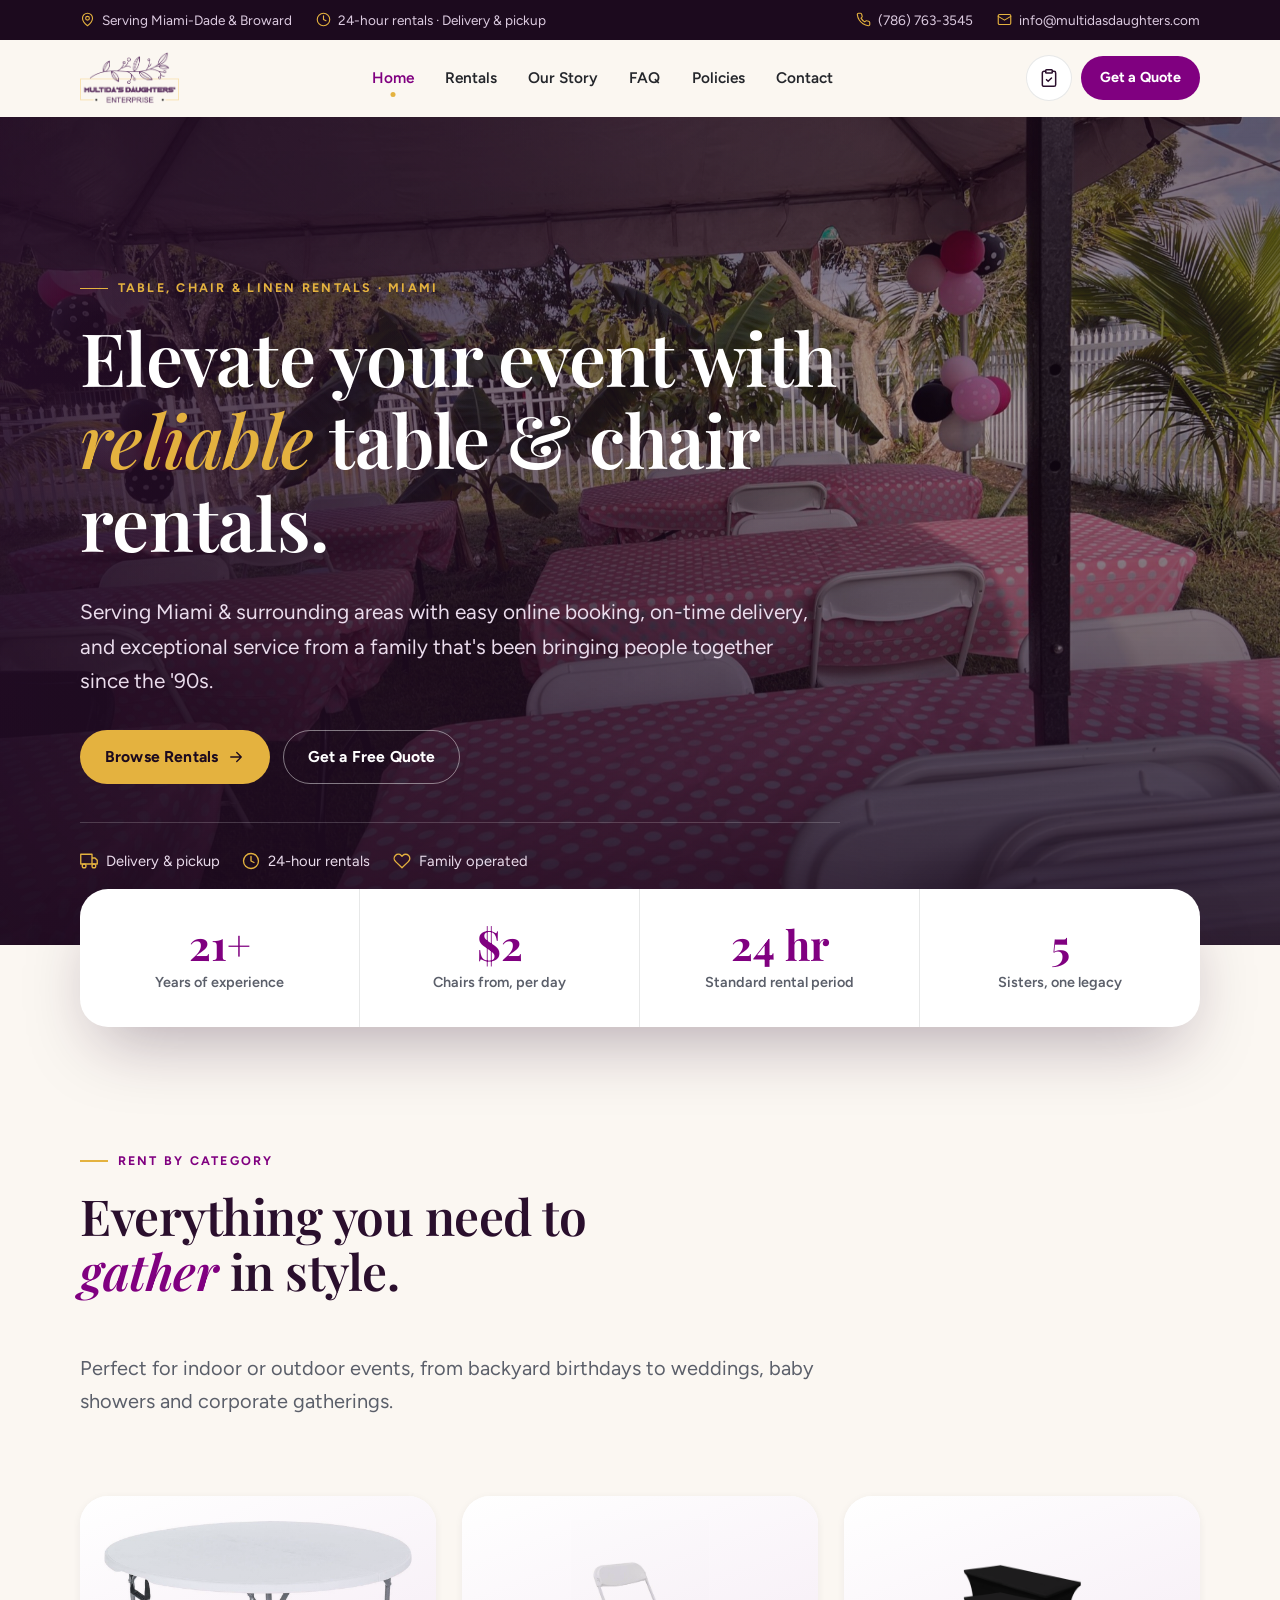
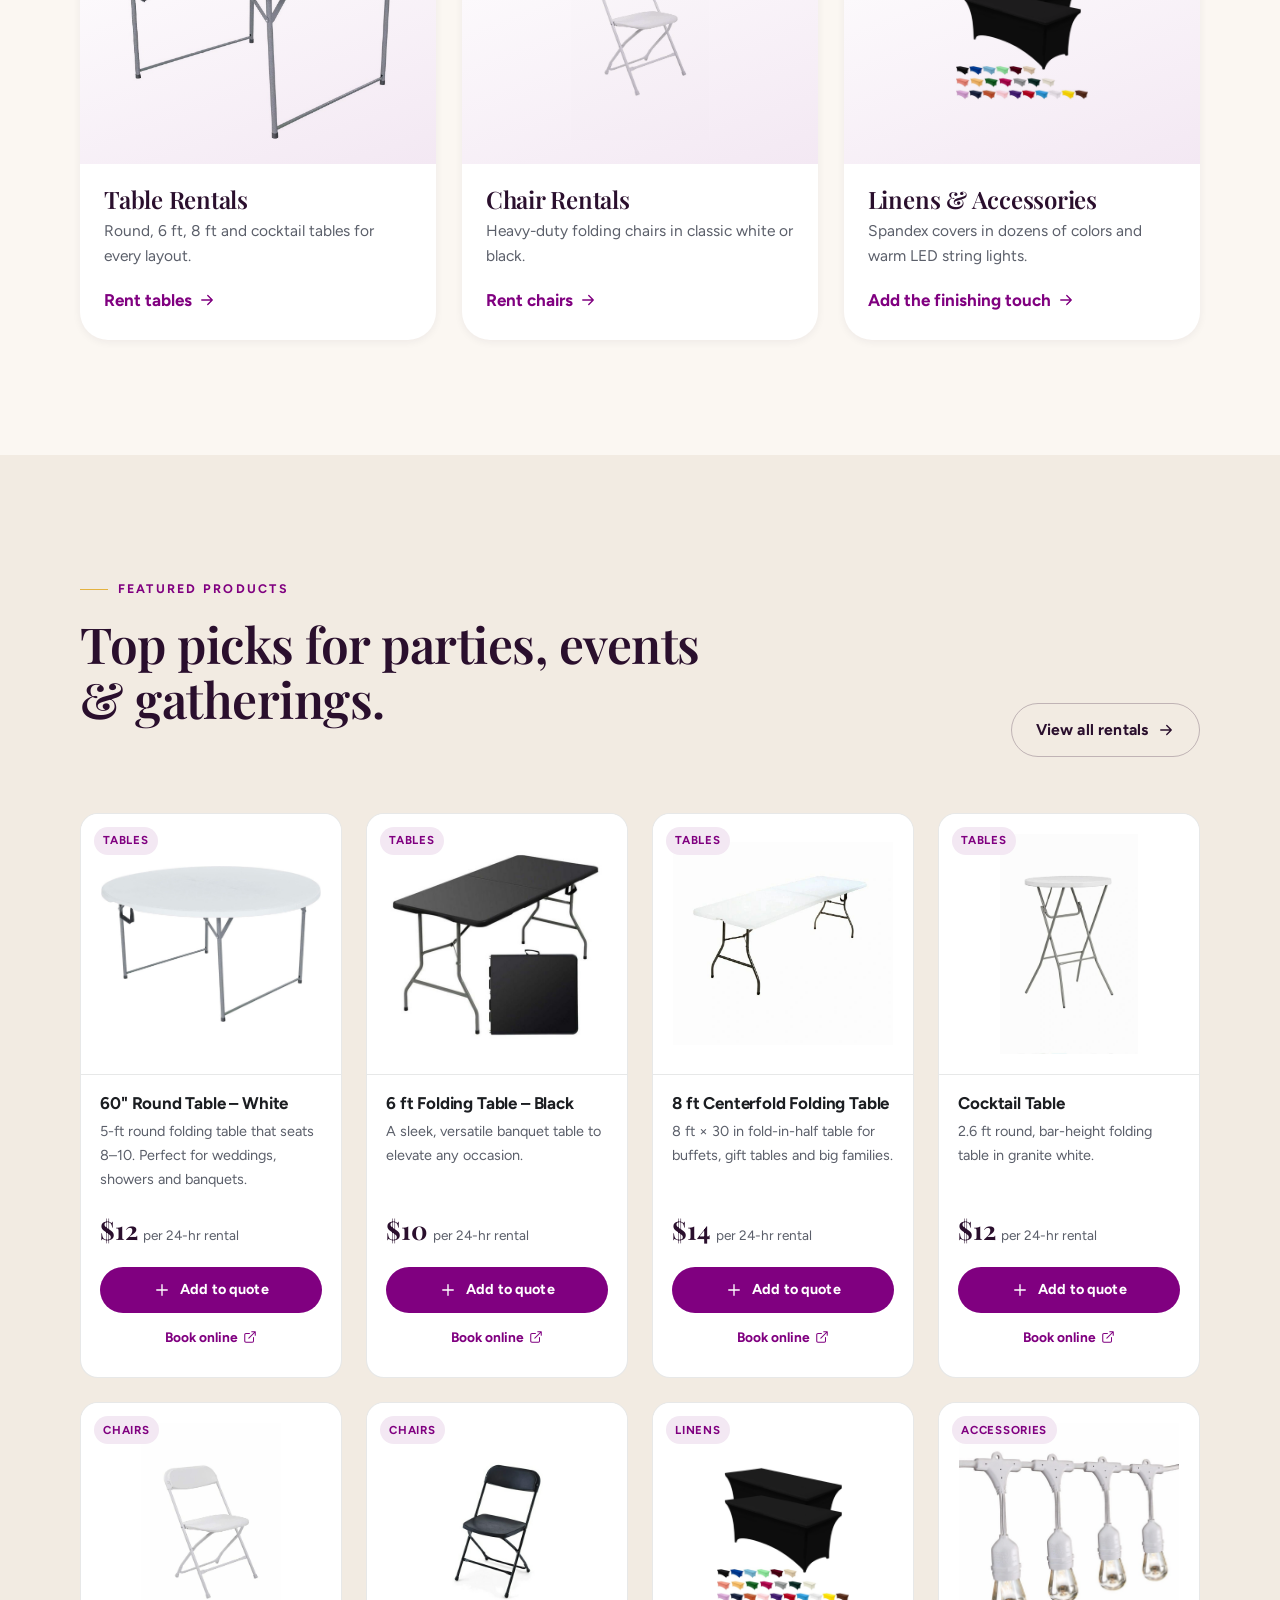
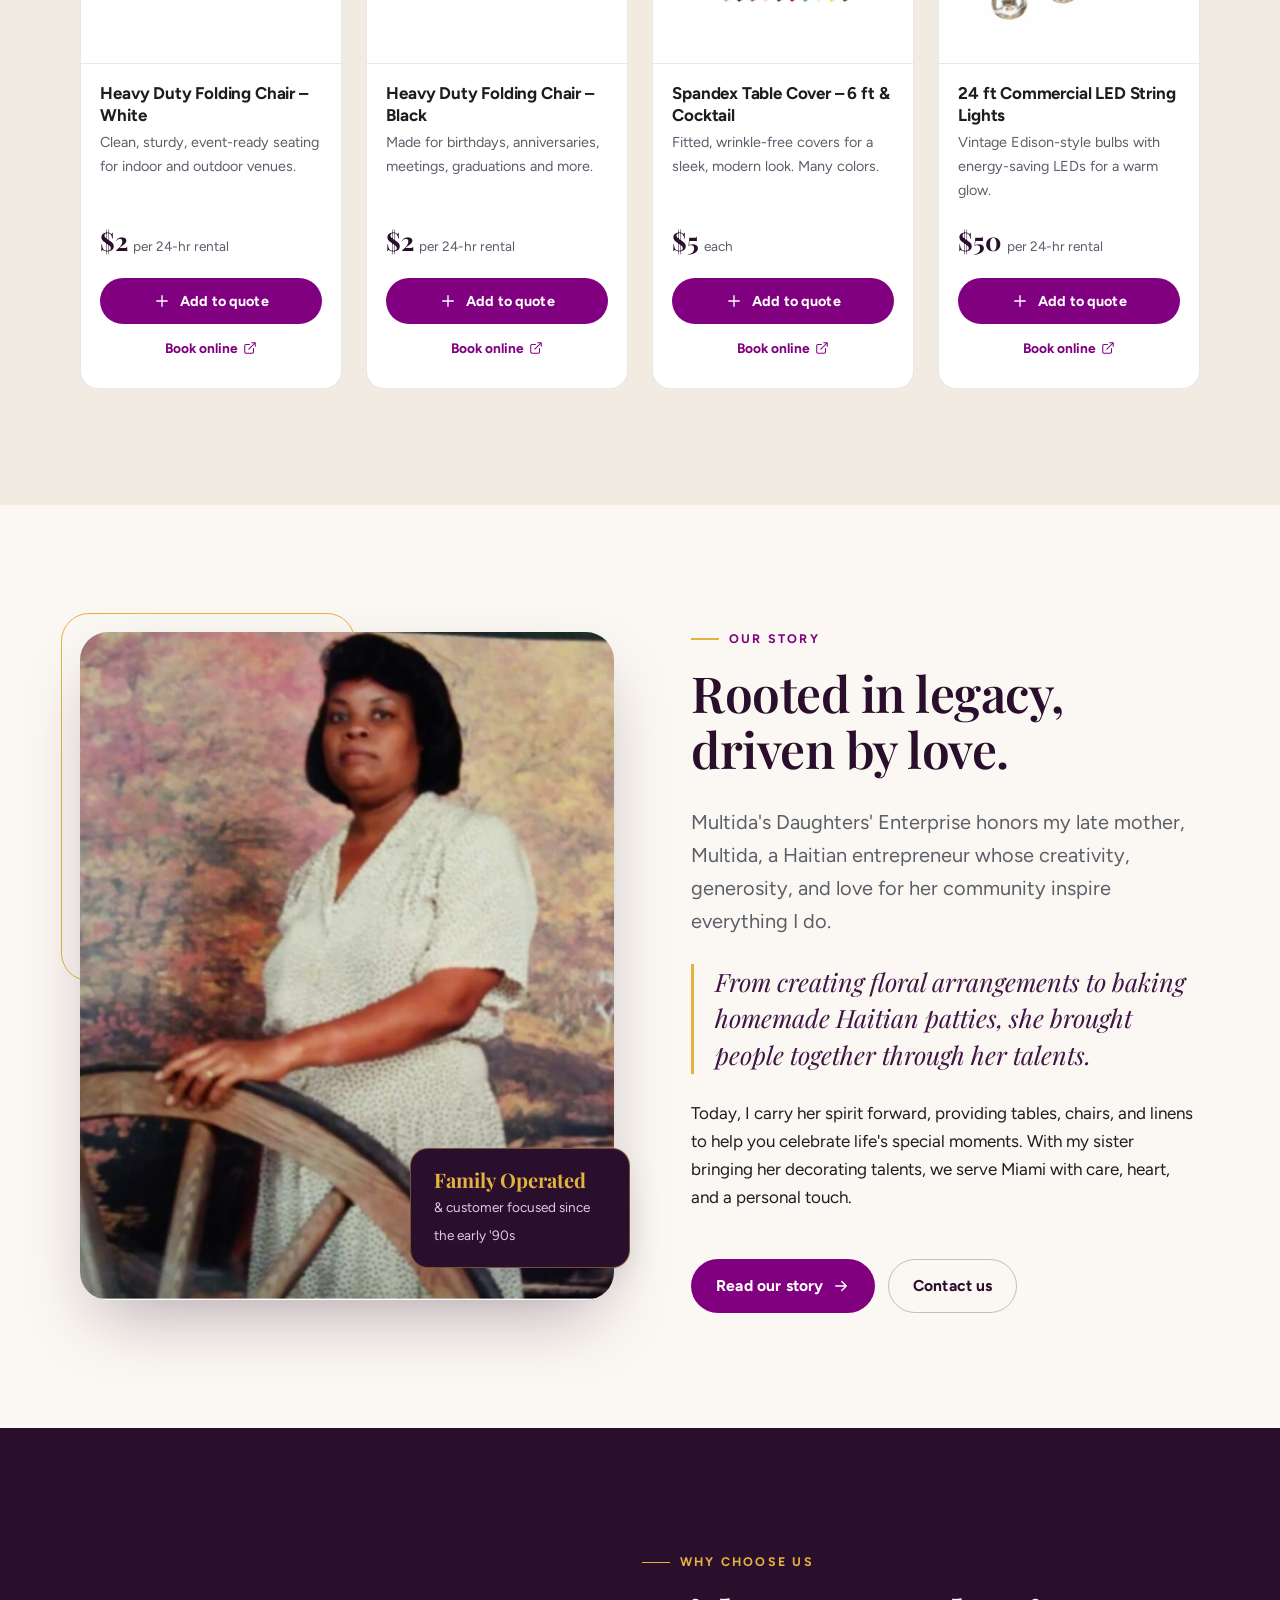
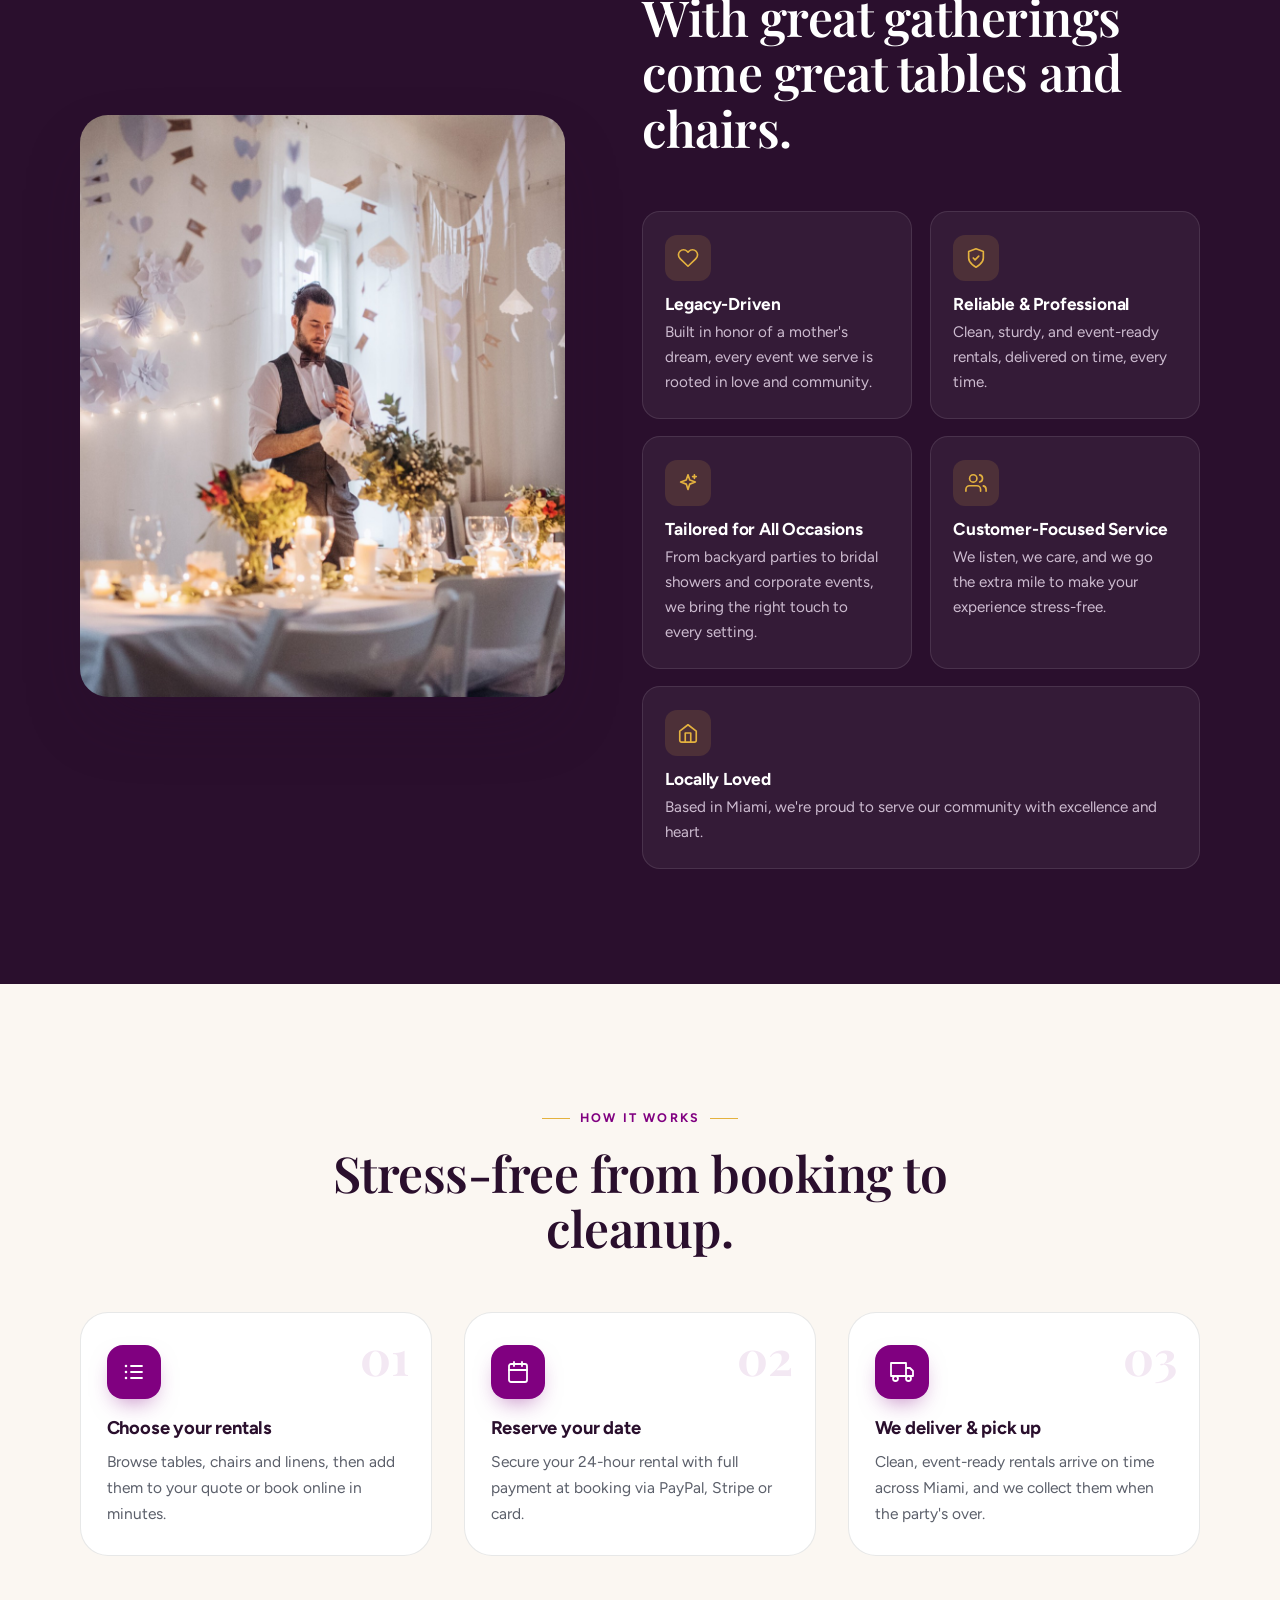
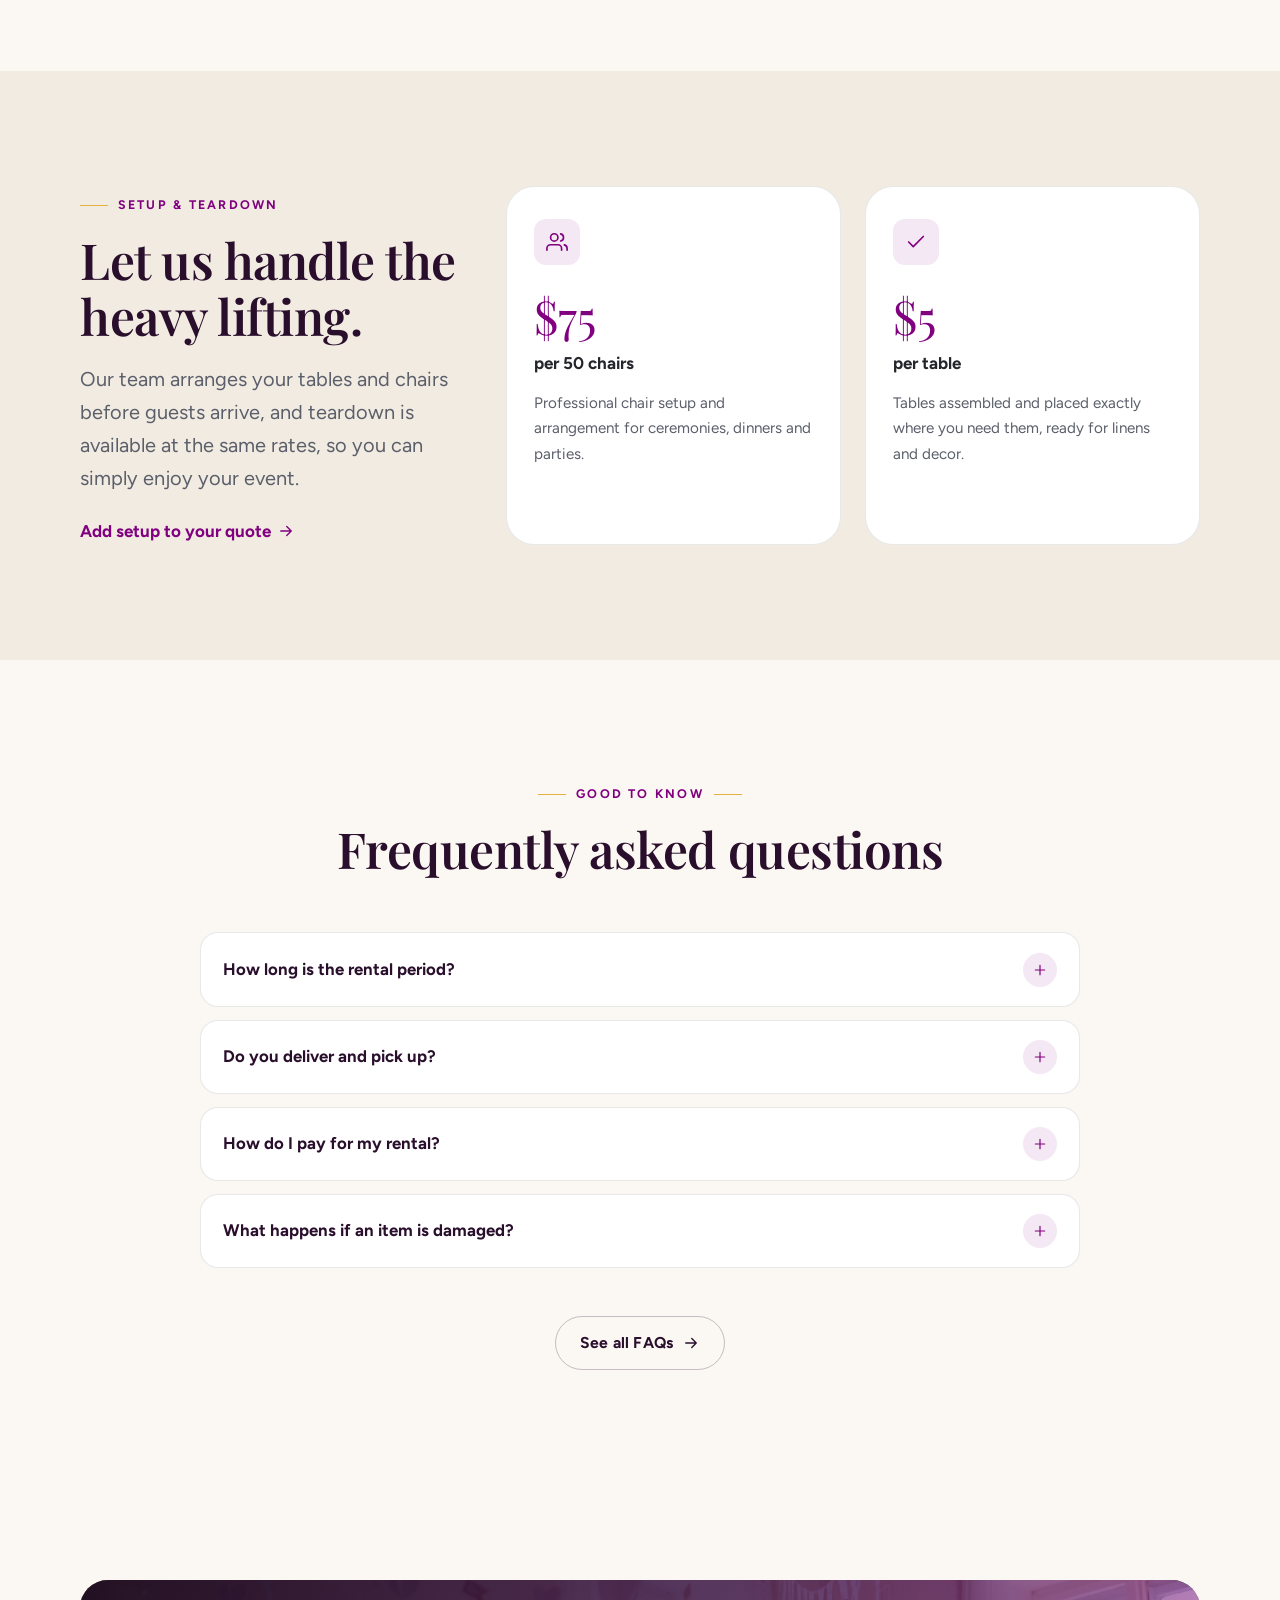
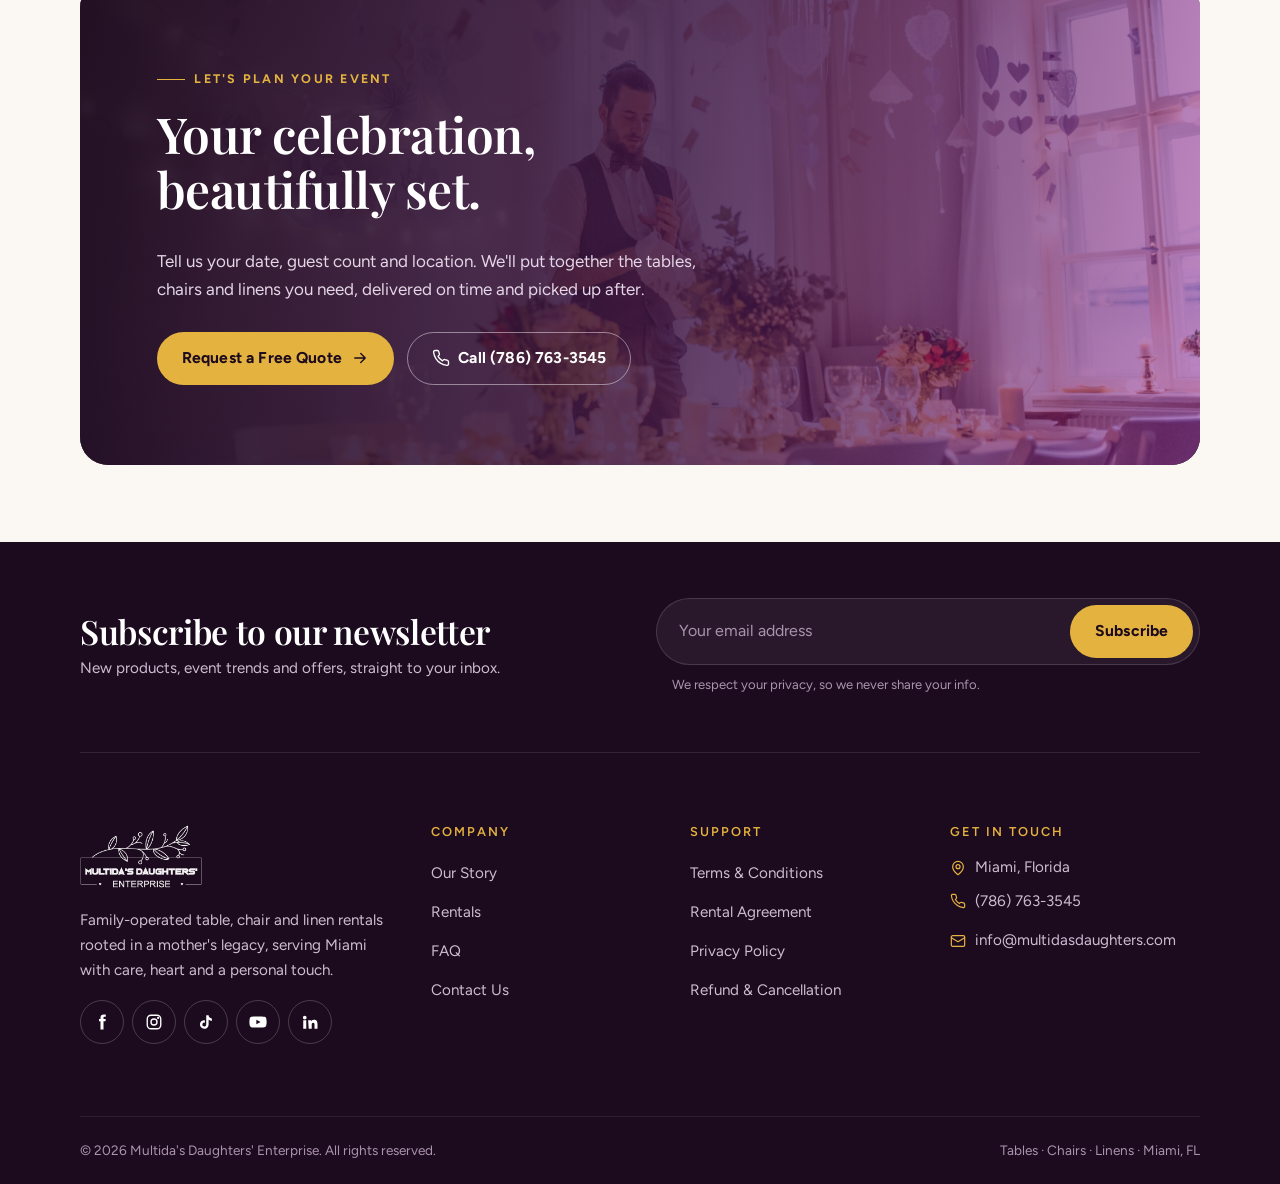
<file: index.html>
<!doctype html>
<html lang="en" class="no-js">
<head>
<meta charset="utf-8">
<meta name="viewport" content="width=device-width, initial-scale=1, viewport-fit=cover">
<title>Multida&#x27;s Daughters&#x27; Enterprise | Table &amp; Chair Rentals in Miami</title>
<meta name="description" content="Reliable table, chair and linen rentals in Miami &amp; surrounding areas. Family-operated, on-time delivery and pickup, easy online booking.">
<meta name="theme-color" content="#2a0f2d">
<meta property="og:title" content="Multida&#x27;s Daughters&#x27; Enterprise | Table &amp; Chair Rentals in Miami">
<meta property="og:description" content="Reliable table, chair and linen rentals in Miami &amp; surrounding areas. Family-operated, on-time delivery and pickup, easy online booking.">
<meta property="og:type" content="website">
<meta property="og:image" content="assets/img/hero-event.jpg">
<link rel="icon" href="assets/img/favicon.jpg">
<link rel="apple-touch-icon" href="assets/img/favicon.jpg">
<link rel="preconnect" href="https://fonts.googleapis.com">
<link rel="preconnect" href="https://fonts.gstatic.com" crossorigin>
<link href="https://fonts.googleapis.com/css2?family=Figtree:wght@400;500;600;700;800&family=Playfair+Display:ital,wght@0,500;0,600;0,700;1,500;1,600&display=swap" rel="stylesheet">
<link rel="stylesheet" href="assets/css/styles.css">
<script>document.documentElement.classList.remove("no-js")</script>
</head>
<body>
<a class="skip-link" href="#main">Skip to content</a>
<div class="topbar">
  <div class="container">
    <div class="topbar__group"><span><svg viewBox="0 0 24 24" fill="none" stroke="currentColor" stroke-width="1.8" stroke-linecap="round" stroke-linejoin="round" aria-hidden="true"><path d="M20 10c0 6-8 12-8 12s-8-6-8-12a8 8 0 0 1 16 0z"/><circle cx="12" cy="10" r="3"/></svg>Serving Miami-Dade &amp; Broward</span><span><svg viewBox="0 0 24 24" fill="none" stroke="currentColor" stroke-width="1.8" stroke-linecap="round" stroke-linejoin="round" aria-hidden="true"><circle cx="12" cy="12" r="10"/><path d="M12 6v6l4 2"/></svg>24-hour rentals · Delivery &amp; pickup</span></div>
    <div class="topbar__group"><a href="tel:+17867633545"><svg viewBox="0 0 24 24" fill="none" stroke="currentColor" stroke-width="1.8" stroke-linecap="round" stroke-linejoin="round" aria-hidden="true"><path d="M22 16.9v3a2 2 0 0 1-2.2 2 19.8 19.8 0 0 1-8.6-3.1 19.5 19.5 0 0 1-6-6A19.8 19.8 0 0 1 2.1 4.2 2 2 0 0 1 4.1 2h3a2 2 0 0 1 2 1.7c.1.9.4 1.8.7 2.7a2 2 0 0 1-.5 2.1L8 9.8a16 16 0 0 0 6 6l1.3-1.3a2 2 0 0 1 2.1-.4c.9.3 1.8.6 2.7.7a2 2 0 0 1 1.7 2z"/></svg>(786) 763-3545</a><a href="mailto:info@multidasdaughters.com"><svg viewBox="0 0 24 24" fill="none" stroke="currentColor" stroke-width="1.8" stroke-linecap="round" stroke-linejoin="round" aria-hidden="true"><rect x="2" y="4" width="20" height="16" rx="2"/><path d="m22 7-10 6L2 7"/></svg>info@multidasdaughters.com</a></div>
  </div>
</div>
<header class="site-header">
  <div class="container">
    <a class="brand" href="index.html" aria-label="Multida's Daughters' Enterprise home"><img src="assets/img/logo.png" alt="Multida's Daughters' Enterprise" width="869" height="456"></a>
    <nav class="nav" aria-label="Main"><a href="index.html" aria-current="page">Home</a><a href="rentals.html">Rentals</a><a href="about.html">Our Story</a><a href="faq.html">FAQ</a><a href="policies.html">Policies</a><a href="contact.html">Contact</a></nav>
    <div class="header-actions">
      <a class="quote-pill" href="contact.html#quote" aria-label="View your quote list"><svg viewBox="0 0 24 24" fill="none" stroke="currentColor" stroke-width="1.8" stroke-linecap="round" stroke-linejoin="round" aria-hidden="true"><path d="M16 4h2a2 2 0 0 1 2 2v14a2 2 0 0 1-2 2H6a2 2 0 0 1-2-2V6a2 2 0 0 1 2-2h2"/><rect x="8" y="2" width="8" height="4" rx="1"/><path d="m9 14 2 2 4-4"/></svg><span class="quote-count">0</span></a>
      <a class="btn btn--sm" href="contact.html#quote">Get a Quote</a>
      <button class="menu-toggle" type="button" aria-label="Open menu" aria-expanded="false" aria-controls="drawer"><span></span></button>
    </div>
  </div>
</header>
<div class="drawer" id="drawer" aria-hidden="true">
  <nav aria-label="Mobile"><a href="index.html" aria-current="page">Home<svg viewBox="0 0 24 24" fill="none" stroke="currentColor" stroke-width="1.8" stroke-linecap="round" stroke-linejoin="round" aria-hidden="true"><path d="M5 12h14M13 6l6 6-6 6"/></svg></a><a href="rentals.html">Rentals<svg viewBox="0 0 24 24" fill="none" stroke="currentColor" stroke-width="1.8" stroke-linecap="round" stroke-linejoin="round" aria-hidden="true"><path d="M5 12h14M13 6l6 6-6 6"/></svg></a><a href="about.html">Our Story<svg viewBox="0 0 24 24" fill="none" stroke="currentColor" stroke-width="1.8" stroke-linecap="round" stroke-linejoin="round" aria-hidden="true"><path d="M5 12h14M13 6l6 6-6 6"/></svg></a><a href="faq.html">FAQ<svg viewBox="0 0 24 24" fill="none" stroke="currentColor" stroke-width="1.8" stroke-linecap="round" stroke-linejoin="round" aria-hidden="true"><path d="M5 12h14M13 6l6 6-6 6"/></svg></a><a href="policies.html">Policies<svg viewBox="0 0 24 24" fill="none" stroke="currentColor" stroke-width="1.8" stroke-linecap="round" stroke-linejoin="round" aria-hidden="true"><path d="M5 12h14M13 6l6 6-6 6"/></svg></a><a href="contact.html">Contact<svg viewBox="0 0 24 24" fill="none" stroke="currentColor" stroke-width="1.8" stroke-linecap="round" stroke-linejoin="round" aria-hidden="true"><path d="M5 12h14M13 6l6 6-6 6"/></svg></a></nav>
  <a class="btn btn--gold btn--block" href="contact.html#quote">Get a Free Quote</a>
  <div class="drawer__contact">
    <a href="tel:+17867633545"><svg viewBox="0 0 24 24" fill="none" stroke="currentColor" stroke-width="1.8" stroke-linecap="round" stroke-linejoin="round" aria-hidden="true"><path d="M22 16.9v3a2 2 0 0 1-2.2 2 19.8 19.8 0 0 1-8.6-3.1 19.5 19.5 0 0 1-6-6A19.8 19.8 0 0 1 2.1 4.2 2 2 0 0 1 4.1 2h3a2 2 0 0 1 2 1.7c.1.9.4 1.8.7 2.7a2 2 0 0 1-.5 2.1L8 9.8a16 16 0 0 0 6 6l1.3-1.3a2 2 0 0 1 2.1-.4c.9.3 1.8.6 2.7.7a2 2 0 0 1 1.7 2z"/></svg>(786) 763-3545</a>
    <a href="mailto:info@multidasdaughters.com"><svg viewBox="0 0 24 24" fill="none" stroke="currentColor" stroke-width="1.8" stroke-linecap="round" stroke-linejoin="round" aria-hidden="true"><rect x="2" y="4" width="20" height="16" rx="2"/><path d="m22 7-10 6L2 7"/></svg>info@multidasdaughters.com</a>
    <span style="display:flex;gap:.6rem;align-items:center"><svg viewBox="0 0 24 24" fill="none" stroke="currentColor" stroke-width="1.8" stroke-linecap="round" stroke-linejoin="round" aria-hidden="true" style="width:18px;height:18px;color:var(--plum)"><path d="M20 10c0 6-8 12-8 12s-8-6-8-12a8 8 0 0 1 16 0z"/><circle cx="12" cy="10" r="3"/></svg>Miami, Florida</span>
  </div>
</div>
<main id="main">

<section class="hero">
  <div class="hero__media"><img src="assets/img/hero-event-sm.jpg" srcset="assets/img/hero-event-sm.jpg 1000w, assets/img/hero-event.jpg 2000w" sizes="100vw" alt="Outdoor party set with pink polka-dot linens, white folding chairs and a tent" fetchpriority="high"></div>
  <div class="container">
    <div class="hero__content">
      <span class="eyebrow">Table, chair &amp; linen rentals · Miami</span>
      <h1>Elevate your event with <em>reliable</em> table &amp; chair rentals.</h1>
      <p class="hero__sub">Serving Miami &amp; surrounding areas with easy online booking, on-time delivery, and exceptional service from a family that's been bringing people together since the '90s.</p>
      <div class="btn-row">
        <a class="btn btn--gold" href="rentals.html">Browse Rentals <svg viewBox="0 0 24 24" fill="none" stroke="currentColor" stroke-width="1.8" stroke-linecap="round" stroke-linejoin="round" aria-hidden="true"><path d="M5 12h14M13 6l6 6-6 6"/></svg></a>
        <a class="btn btn--light" href="contact.html#quote">Get a Free Quote</a>
      </div>
      <div class="hero__badges">
        <span><svg viewBox="0 0 24 24" fill="none" stroke="currentColor" stroke-width="1.8" stroke-linecap="round" stroke-linejoin="round" aria-hidden="true"><path d="M1 3h15v13H1zM16 8h4l3 3v5h-7"/><circle cx="5.5" cy="18.5" r="2.5"/><circle cx="18.5" cy="18.5" r="2.5"/></svg>Delivery &amp; pickup</span>
        <span><svg viewBox="0 0 24 24" fill="none" stroke="currentColor" stroke-width="1.8" stroke-linecap="round" stroke-linejoin="round" aria-hidden="true"><circle cx="12" cy="12" r="10"/><path d="M12 6v6l4 2"/></svg>24-hour rentals</span>
        <span><svg viewBox="0 0 24 24" fill="none" stroke="currentColor" stroke-width="1.8" stroke-linecap="round" stroke-linejoin="round" aria-hidden="true"><path d="M20.8 4.6a5.5 5.5 0 0 0-7.8 0L12 5.7l-1-1.1a5.5 5.5 0 0 0-7.8 7.8l1 1.1L12 21l7.8-7.5 1-1.1a5.5 5.5 0 0 0 0-7.8z"/></svg>Family operated</span>
      </div>
    </div>
  </div>
</section>

<div class="stats">
  <div class="container">
    <div class="stats__grid reveal">
      <div class="stat"><strong>21+</strong><span>Years of experience</span></div>
      <div class="stat"><strong>$2</strong><span>Chairs from, per day</span></div>
      <div class="stat"><strong>24 hr</strong><span>Standard rental period</span></div>
      <div class="stat"><strong>5</strong><span>Sisters, one legacy</span></div>
    </div>
  </div>
</div>

<section class="section">
  <div class="container">
    <div class="section-head section-head--split">
      <div>
        <span class="eyebrow">Rent by category</span>
        <h2>Everything you need to <em class="accent">gather</em> in style.</h2>
      </div>
      <p class="lead">Perfect for indoor or outdoor events, from backyard birthdays to weddings, baby showers and corporate gatherings.</p>
    </div>
    <div class="cat-grid">
      <a class="cat-card reveal" href="rentals.html#tables">
        <span class="cat-card__from">From <b>$10</b> / day</span>
        <div class="cat-card__media"><img src="assets/img/round-table.jpg" alt="White 60-inch round folding table" loading="lazy"></div>
        <div class="cat-card__body"><h3>Table Rentals</h3><p>Round, 6 ft, 8 ft and cocktail tables for every layout.</p><span class="link-arrow">Rent tables <svg viewBox="0 0 24 24" fill="none" stroke="currentColor" stroke-width="1.8" stroke-linecap="round" stroke-linejoin="round" aria-hidden="true"><path d="M5 12h14M13 6l6 6-6 6"/></svg></span></div>
      </a>
      <a class="cat-card reveal reveal-delay-1" href="rentals.html#chairs">
        <span class="cat-card__from">From <b>$2</b> / day</span>
        <div class="cat-card__media"><img src="assets/img/chair-white.jpg" alt="White heavy-duty folding chair" loading="lazy"></div>
        <div class="cat-card__body"><h3>Chair Rentals</h3><p>Heavy-duty folding chairs in classic white or black.</p><span class="link-arrow">Rent chairs <svg viewBox="0 0 24 24" fill="none" stroke="currentColor" stroke-width="1.8" stroke-linecap="round" stroke-linejoin="round" aria-hidden="true"><path d="M5 12h14M13 6l6 6-6 6"/></svg></span></div>
      </a>
      <a class="cat-card reveal reveal-delay-2" href="rentals.html#linens">
        <span class="cat-card__from">From <b>$5</b> each</span>
        <div class="cat-card__media"><img src="assets/img/spandex-cover.jpg" alt="Black spandex table covers with color swatches" loading="lazy"></div>
        <div class="cat-card__body"><h3>Linens &amp; Accessories</h3><p>Spandex covers in dozens of colors and warm LED string lights.</p><span class="link-arrow">Add the finishing touch <svg viewBox="0 0 24 24" fill="none" stroke="currentColor" stroke-width="1.8" stroke-linecap="round" stroke-linejoin="round" aria-hidden="true"><path d="M5 12h14M13 6l6 6-6 6"/></svg></span></div>
      </a>
    </div>
  </div>
</section>

<section class="section section--sand">
  <div class="container">
    <div class="section-head section-head--split">
      <div>
        <span class="eyebrow">Featured products</span>
        <h2>Top picks for parties, events &amp; gatherings.</h2>
      </div>
      <a class="btn btn--ghost" href="rentals.html">View all rentals <svg viewBox="0 0 24 24" fill="none" stroke="currentColor" stroke-width="1.8" stroke-linecap="round" stroke-linejoin="round" aria-hidden="true"><path d="M5 12h14M13 6l6 6-6 6"/></svg></a>
    </div>
    <div class="product-grid">
      <article class="product reveal" data-category="tables">
  <div class="product__media"><span class="product__tag">Tables</span><img src="assets/img/round-table.jpg" alt="60&quot; Round Table – White" loading="lazy"></div>
  <div class="product__body">
    <h3>60&quot; Round Table – White</h3>
    <p>5-ft round folding table that seats 8–10. Perfect for weddings, showers and banquets.</p>
    <div class="product__price"><strong>$12</strong><span>per 24-hr rental</span></div>
    <div class="product__actions">
      <button class="btn btn--sm" type="button" data-add-quote data-id="round-60" data-name="60&quot; Round Table – White" data-price="12" data-img="assets/img/round-table.jpg" data-unit="per 24-hr rental"><svg viewBox="0 0 24 24" fill="none" stroke="currentColor" stroke-width="1.8" stroke-linecap="round" stroke-linejoin="round" aria-hidden="true"><path d="M12 5v14M5 12h14"/></svg><span class="label">Add to quote</span></button>
      <a class="product__book" href="https://multidasdaughters.com/product/60-inch-round-table-rental-white/" target="_blank" rel="noopener">Book online <svg viewBox="0 0 24 24" fill="none" stroke="currentColor" stroke-width="1.8" stroke-linecap="round" stroke-linejoin="round" aria-hidden="true"><path d="M18 13v6a2 2 0 0 1-2 2H5a2 2 0 0 1-2-2V8a2 2 0 0 1 2-2h6M15 3h6v6M10 14 21 3"/></svg><span class="visually-hidden"> (opens the online store)</span></a>
    </div>
  </div>
</article><article class="product reveal reveal-delay-1" data-category="tables">
  <div class="product__media"><span class="product__tag">Tables</span><img src="assets/img/table-6ft-black.jpg" alt="6 ft Folding Table – Black" loading="lazy"></div>
  <div class="product__body">
    <h3>6 ft Folding Table – Black</h3>
    <p>A sleek, versatile banquet table to elevate any occasion.</p>
    <div class="product__price"><strong>$10</strong><span>per 24-hr rental</span></div>
    <div class="product__actions">
      <button class="btn btn--sm" type="button" data-add-quote data-id="table-6-black" data-name="6 ft Folding Table – Black" data-price="10" data-img="assets/img/table-6ft-black.jpg" data-unit="per 24-hr rental"><svg viewBox="0 0 24 24" fill="none" stroke="currentColor" stroke-width="1.8" stroke-linecap="round" stroke-linejoin="round" aria-hidden="true"><path d="M12 5v14M5 12h14"/></svg><span class="label">Add to quote</span></button>
      <a class="product__book" href="https://multidasdaughters.com/product/black-6ft-plastic-folding-table/" target="_blank" rel="noopener">Book online <svg viewBox="0 0 24 24" fill="none" stroke="currentColor" stroke-width="1.8" stroke-linecap="round" stroke-linejoin="round" aria-hidden="true"><path d="M18 13v6a2 2 0 0 1-2 2H5a2 2 0 0 1-2-2V8a2 2 0 0 1 2-2h6M15 3h6v6M10 14 21 3"/></svg><span class="visually-hidden"> (opens the online store)</span></a>
    </div>
  </div>
</article><article class="product reveal reveal-delay-2" data-category="tables">
  <div class="product__media"><span class="product__tag">Tables</span><img src="assets/img/table-8ft.jpg" alt="8 ft Centerfold Folding Table" loading="lazy"></div>
  <div class="product__body">
    <h3>8 ft Centerfold Folding Table</h3>
    <p>8 ft × 30 in fold-in-half table for buffets, gift tables and big families.</p>
    <div class="product__price"><strong>$14</strong><span>per 24-hr rental</span></div>
    <div class="product__actions">
      <button class="btn btn--sm" type="button" data-add-quote data-id="table-8" data-name="8 ft Centerfold Folding Table" data-price="14" data-img="assets/img/table-8ft.jpg" data-unit="per 24-hr rental"><svg viewBox="0 0 24 24" fill="none" stroke="currentColor" stroke-width="1.8" stroke-linecap="round" stroke-linejoin="round" aria-hidden="true"><path d="M12 5v14M5 12h14"/></svg><span class="label">Add to quote</span></button>
      <a class="product__book" href="https://multidasdaughters.com/product/8ft-foot-centerfold-folding-table-white/" target="_blank" rel="noopener">Book online <svg viewBox="0 0 24 24" fill="none" stroke="currentColor" stroke-width="1.8" stroke-linecap="round" stroke-linejoin="round" aria-hidden="true"><path d="M18 13v6a2 2 0 0 1-2 2H5a2 2 0 0 1-2-2V8a2 2 0 0 1 2-2h6M15 3h6v6M10 14 21 3"/></svg><span class="visually-hidden"> (opens the online store)</span></a>
    </div>
  </div>
</article><article class="product reveal reveal-delay-3" data-category="tables">
  <div class="product__media"><span class="product__tag">Tables</span><img src="assets/img/cocktail-table.jpg" alt="Cocktail Table" loading="lazy"></div>
  <div class="product__body">
    <h3>Cocktail Table</h3>
    <p>2.6 ft round, bar-height folding table in granite white.</p>
    <div class="product__price"><strong>$12</strong><span>per 24-hr rental</span></div>
    <div class="product__actions">
      <button class="btn btn--sm" type="button" data-add-quote data-id="cocktail" data-name="Cocktail Table" data-price="12" data-img="assets/img/cocktail-table.jpg" data-unit="per 24-hr rental"><svg viewBox="0 0 24 24" fill="none" stroke="currentColor" stroke-width="1.8" stroke-linecap="round" stroke-linejoin="round" aria-hidden="true"><path d="M12 5v14M5 12h14"/></svg><span class="label">Add to quote</span></button>
      <a class="product__book" href="https://multidasdaughters.com/product/table/" target="_blank" rel="noopener">Book online <svg viewBox="0 0 24 24" fill="none" stroke="currentColor" stroke-width="1.8" stroke-linecap="round" stroke-linejoin="round" aria-hidden="true"><path d="M18 13v6a2 2 0 0 1-2 2H5a2 2 0 0 1-2-2V8a2 2 0 0 1 2-2h6M15 3h6v6M10 14 21 3"/></svg><span class="visually-hidden"> (opens the online store)</span></a>
    </div>
  </div>
</article><article class="product reveal" data-category="chairs">
  <div class="product__media"><span class="product__tag">Chairs</span><img src="assets/img/chair-white.jpg" alt="Heavy Duty Folding Chair – White" loading="lazy"></div>
  <div class="product__body">
    <h3>Heavy Duty Folding Chair – White</h3>
    <p>Clean, sturdy, event-ready seating for indoor and outdoor venues.</p>
    <div class="product__price"><strong>$2</strong><span>per 24-hr rental</span></div>
    <div class="product__actions">
      <button class="btn btn--sm" type="button" data-add-quote data-id="chair-white" data-name="Heavy Duty Folding Chair – White" data-price="2" data-img="assets/img/chair-white.jpg" data-unit="per 24-hr rental"><svg viewBox="0 0 24 24" fill="none" stroke="currentColor" stroke-width="1.8" stroke-linecap="round" stroke-linejoin="round" aria-hidden="true"><path d="M12 5v14M5 12h14"/></svg><span class="label">Add to quote</span></button>
      <a class="product__book" href="https://multidasdaughters.com/product/modern-white-chair/" target="_blank" rel="noopener">Book online <svg viewBox="0 0 24 24" fill="none" stroke="currentColor" stroke-width="1.8" stroke-linecap="round" stroke-linejoin="round" aria-hidden="true"><path d="M18 13v6a2 2 0 0 1-2 2H5a2 2 0 0 1-2-2V8a2 2 0 0 1 2-2h6M15 3h6v6M10 14 21 3"/></svg><span class="visually-hidden"> (opens the online store)</span></a>
    </div>
  </div>
</article><article class="product reveal reveal-delay-1" data-category="chairs">
  <div class="product__media"><span class="product__tag">Chairs</span><img src="assets/img/chair-black.jpg" alt="Heavy Duty Folding Chair – Black" loading="lazy"></div>
  <div class="product__body">
    <h3>Heavy Duty Folding Chair – Black</h3>
    <p>Made for birthdays, anniversaries, meetings, graduations and more.</p>
    <div class="product__price"><strong>$2</strong><span>per 24-hr rental</span></div>
    <div class="product__actions">
      <button class="btn btn--sm" type="button" data-add-quote data-id="chair-black" data-name="Heavy Duty Folding Chair – Black" data-price="2" data-img="assets/img/chair-black.jpg" data-unit="per 24-hr rental"><svg viewBox="0 0 24 24" fill="none" stroke="currentColor" stroke-width="1.8" stroke-linecap="round" stroke-linejoin="round" aria-hidden="true"><path d="M12 5v14M5 12h14"/></svg><span class="label">Add to quote</span></button>
      <a class="product__book" href="https://multidasdaughters.com/product/heavy-duty-plastic-folding-chairs-black/" target="_blank" rel="noopener">Book online <svg viewBox="0 0 24 24" fill="none" stroke="currentColor" stroke-width="1.8" stroke-linecap="round" stroke-linejoin="round" aria-hidden="true"><path d="M18 13v6a2 2 0 0 1-2 2H5a2 2 0 0 1-2-2V8a2 2 0 0 1 2-2h6M15 3h6v6M10 14 21 3"/></svg><span class="visually-hidden"> (opens the online store)</span></a>
    </div>
  </div>
</article><article class="product reveal reveal-delay-2" data-category="linens">
  <div class="product__media"><span class="product__tag">Linens</span><img src="assets/img/spandex-cover.jpg" alt="Spandex Table Cover – 6 ft &amp; Cocktail" loading="lazy"></div>
  <div class="product__body">
    <h3>Spandex Table Cover – 6 ft &amp; Cocktail</h3>
    <p>Fitted, wrinkle-free covers for a sleek, modern look. Many colors.</p>
    <div class="product__price"><strong>$5</strong><span>each</span></div>
    <div class="product__actions">
      <button class="btn btn--sm" type="button" data-add-quote data-id="spandex" data-name="Spandex Table Cover – 6 ft &amp; Cocktail" data-price="5" data-img="assets/img/spandex-cover.jpg" data-unit="each"><svg viewBox="0 0 24 24" fill="none" stroke="currentColor" stroke-width="1.8" stroke-linecap="round" stroke-linejoin="round" aria-hidden="true"><path d="M12 5v14M5 12h14"/></svg><span class="label">Add to quote</span></button>
      <a class="product__book" href="https://multidasdaughters.com/product/spandex-table-cover-rental-6ft-cocktail-tables/" target="_blank" rel="noopener">Book online <svg viewBox="0 0 24 24" fill="none" stroke="currentColor" stroke-width="1.8" stroke-linecap="round" stroke-linejoin="round" aria-hidden="true"><path d="M18 13v6a2 2 0 0 1-2 2H5a2 2 0 0 1-2-2V8a2 2 0 0 1 2-2h6M15 3h6v6M10 14 21 3"/></svg><span class="visually-hidden"> (opens the online store)</span></a>
    </div>
  </div>
</article><article class="product reveal reveal-delay-3" data-category="linens">
  <div class="product__media"><span class="product__tag">Accessories</span><img src="assets/img/string-lights.jpg" alt="24 ft Commercial LED String Lights" loading="lazy"></div>
  <div class="product__body">
    <h3>24 ft Commercial LED String Lights</h3>
    <p>Vintage Edison-style bulbs with energy-saving LEDs for a warm glow.</p>
    <div class="product__price"><strong>$50</strong><span>per 24-hr rental</span></div>
    <div class="product__actions">
      <button class="btn btn--sm" type="button" data-add-quote data-id="lights" data-name="24 ft Commercial LED String Lights" data-price="50" data-img="assets/img/string-lights.jpg" data-unit="per 24-hr rental"><svg viewBox="0 0 24 24" fill="none" stroke="currentColor" stroke-width="1.8" stroke-linecap="round" stroke-linejoin="round" aria-hidden="true"><path d="M12 5v14M5 12h14"/></svg><span class="label">Add to quote</span></button>
      <a class="product__book" href="https://multidasdaughters.com/product/black-metal-light-bulb/" target="_blank" rel="noopener">Book online <svg viewBox="0 0 24 24" fill="none" stroke="currentColor" stroke-width="1.8" stroke-linecap="round" stroke-linejoin="round" aria-hidden="true"><path d="M18 13v6a2 2 0 0 1-2 2H5a2 2 0 0 1-2-2V8a2 2 0 0 1 2-2h6M15 3h6v6M10 14 21 3"/></svg><span class="visually-hidden"> (opens the online store)</span></a>
    </div>
  </div>
</article>
    </div>
  </div>
</section>

<section class="section">
  <div class="container">
    <div class="split">
      <div class="story-media reveal">
        <div class="story-media__main"><img src="assets/img/family.jpg" alt="Portrait of Multida, the founder's late mother" loading="lazy"></div>
        <div class="story-media__badge"><strong>Family Operated</strong><span>&amp; customer focused since the early '90s</span></div>
      </div>
      <div class="reveal reveal-delay-1">
        <span class="eyebrow">Our story</span>
        <h2>Rooted in legacy, driven by love.</h2>
        <p class="lead">Multida's Daughters' Enterprise honors my late mother, Multida, a Haitian entrepreneur whose creativity, generosity, and love for her community inspire everything I do.</p>
        <blockquote class="quote-block">From creating floral arrangements to baking homemade Haitian patties, she brought people together through her talents.</blockquote>
        <p>Today, I carry her spirit forward, providing tables, chairs, and linens to help you celebrate life's special moments. With my sister bringing her decorating talents, we serve Miami with care, heart, and a personal touch.</p>
        <div class="btn-row mt-lg">
          <a class="btn" href="about.html">Read our story <svg viewBox="0 0 24 24" fill="none" stroke="currentColor" stroke-width="1.8" stroke-linecap="round" stroke-linejoin="round" aria-hidden="true"><path d="M5 12h14M13 6l6 6-6 6"/></svg></a>
          <a class="btn btn--ghost" href="contact.html">Contact us</a>
        </div>
      </div>
    </div>
  </div>
</section>

<section class="section section--plum">
  <div class="container">
    <div class="why">
      <div class="why__media reveal"><img src="assets/img/table-setting-sm.jpg" srcset="assets/img/table-setting-sm.jpg 900w, assets/img/table-setting.jpg 1800w" sizes="(max-width: 860px) 100vw, 45vw" alt="Elegantly set event tables with candles and flowers" loading="lazy"></div>
      <div>
        <div class="section-head">
          <span class="eyebrow">Why choose us</span>
          <h2>With great gatherings come great tables and chairs.</h2>
        </div>
        <div class="features"><div class="feature reveal"><div class="feature__icon"><svg viewBox="0 0 24 24" fill="none" stroke="currentColor" stroke-width="1.8" stroke-linecap="round" stroke-linejoin="round" aria-hidden="true"><path d="M20.8 4.6a5.5 5.5 0 0 0-7.8 0L12 5.7l-1-1.1a5.5 5.5 0 0 0-7.8 7.8l1 1.1L12 21l7.8-7.5 1-1.1a5.5 5.5 0 0 0 0-7.8z"/></svg></div><h3>Legacy-Driven</h3><p>Built in honor of a mother's dream, every event we serve is rooted in love and community.</p></div><div class="feature reveal reveal-delay-1"><div class="feature__icon"><svg viewBox="0 0 24 24" fill="none" stroke="currentColor" stroke-width="1.8" stroke-linecap="round" stroke-linejoin="round" aria-hidden="true"><path d="M12 22s8-4 8-10V5l-8-3-8 3v7c0 6 8 10 8 10z"/><path d="m9 12 2 2 4-4"/></svg></div><h3>Reliable &amp; Professional</h3><p>Clean, sturdy, and event-ready rentals, delivered on time, every time.</p></div><div class="feature reveal reveal-delay-2"><div class="feature__icon"><svg viewBox="0 0 24 24" fill="none" stroke="currentColor" stroke-width="1.8" stroke-linecap="round" stroke-linejoin="round" aria-hidden="true"><path d="M12 3l1.9 5.8L20 11l-6.1 2.2L12 19l-1.9-5.8L4 11l6.1-2.2z"/><path d="M19 3v4M17 5h4"/></svg></div><h3>Tailored for All Occasions</h3><p>From backyard parties to bridal showers and corporate events, we bring the right touch to every setting.</p></div><div class="feature reveal"><div class="feature__icon"><svg viewBox="0 0 24 24" fill="none" stroke="currentColor" stroke-width="1.8" stroke-linecap="round" stroke-linejoin="round" aria-hidden="true"><path d="M17 21v-2a4 4 0 0 0-4-4H5a4 4 0 0 0-4 4v2"/><circle cx="9" cy="7" r="4"/><path d="M23 21v-2a4 4 0 0 0-3-3.9M16 3.1a4 4 0 0 1 0 7.8"/></svg></div><h3>Customer-Focused Service</h3><p>We listen, we care, and we go the extra mile to make your experience stress-free.</p></div><div class="feature reveal reveal-delay-1"><div class="feature__icon"><svg viewBox="0 0 24 24" fill="none" stroke="currentColor" stroke-width="1.8" stroke-linecap="round" stroke-linejoin="round" aria-hidden="true"><path d="m3 10 9-7 9 7v10a2 2 0 0 1-2 2H5a2 2 0 0 1-2-2z"/><path d="M9 22V12h6v10"/></svg></div><h3>Locally Loved</h3><p>Based in Miami, we're proud to serve our community with excellence and heart.</p></div></div>
      </div>
    </div>
  </div>
</section>

<section class="section">
  <div class="container">
    <div class="section-head section-head--center">
      <span class="eyebrow">How it works</span>
      <h2>Stress-free from booking to cleanup.</h2>
    </div>
    <div class="steps">
      <div class="step reveal"><div class="step__icon"><svg viewBox="0 0 24 24" fill="none" stroke="currentColor" stroke-width="1.8" stroke-linecap="round" stroke-linejoin="round" aria-hidden="true"><path d="M9 6h11M9 12h11M9 18h11"/><path d="M4 6h.01M4 12h.01M4 18h.01" stroke-width="2.6"/></svg></div><h3>Choose your rentals</h3><p>Browse tables, chairs and linens, then add them to your quote or book online in minutes.</p></div>
      <div class="step reveal reveal-delay-1"><div class="step__icon"><svg viewBox="0 0 24 24" fill="none" stroke="currentColor" stroke-width="1.8" stroke-linecap="round" stroke-linejoin="round" aria-hidden="true"><rect x="3" y="4" width="18" height="18" rx="2"/><path d="M16 2v4M8 2v4M3 10h18"/></svg></div><h3>Reserve your date</h3><p>Secure your 24-hour rental with full payment at booking via PayPal, Stripe or card.</p></div>
      <div class="step reveal reveal-delay-2"><div class="step__icon"><svg viewBox="0 0 24 24" fill="none" stroke="currentColor" stroke-width="1.8" stroke-linecap="round" stroke-linejoin="round" aria-hidden="true"><path d="M1 3h15v13H1zM16 8h4l3 3v5h-7"/><circle cx="5.5" cy="18.5" r="2.5"/><circle cx="18.5" cy="18.5" r="2.5"/></svg></div><h3>We deliver &amp; pick up</h3><p>Clean, event-ready rentals arrive on time across Miami, and we collect them when the party's over.</p></div>
    </div>
  </div>
</section>

<section class="section section--sand">
  <div class="container">
    <div class="services">
      <div class="service-intro reveal">
        <span class="eyebrow">Setup &amp; teardown</span>
        <h2>Let us handle the heavy lifting.</h2>
        <p class="lead">Our team arranges your tables and chairs before guests arrive, and teardown is available at the same rates, so you can simply enjoy your event.</p>
        <a class="link-arrow" href="contact.html#quote">Add setup to your quote <svg viewBox="0 0 24 24" fill="none" stroke="currentColor" stroke-width="1.8" stroke-linecap="round" stroke-linejoin="round" aria-hidden="true"><path d="M5 12h14M13 6l6 6-6 6"/></svg></a>
      </div>
      <div class="service-card reveal reveal-delay-1">
        <div class="feature__icon" style="background:var(--plum-100);color:var(--plum)"><svg viewBox="0 0 24 24" fill="none" stroke="currentColor" stroke-width="1.8" stroke-linecap="round" stroke-linejoin="round" aria-hidden="true"><path d="M17 21v-2a4 4 0 0 0-4-4H5a4 4 0 0 0-4 4v2"/><circle cx="9" cy="7" r="4"/><path d="M23 21v-2a4 4 0 0 0-3-3.9M16 3.1a4 4 0 0 1 0 7.8"/></svg></div>
        <div class="price">$75</div><div class="unit">per 50 chairs</div>
        <p>Professional chair setup and arrangement for ceremonies, dinners and parties.</p>
      </div>
      <div class="service-card reveal reveal-delay-2">
        <div class="feature__icon" style="background:var(--plum-100);color:var(--plum)"><svg viewBox="0 0 24 24" fill="none" stroke="currentColor" stroke-width="1.8" stroke-linecap="round" stroke-linejoin="round" aria-hidden="true"><path d="M20 6 9 17l-5-5"/></svg></div>
        <div class="price">$5</div><div class="unit">per table</div>
        <p>Tables assembled and placed exactly where you need them, ready for linens and decor.</p>
      </div>
    </div>
  </div>
</section>

<section class="section">
  <div class="container">
    <div class="section-head section-head--center">
      <span class="eyebrow">Good to know</span>
      <h2>Frequently asked questions</h2>
    </div>
    <div class="faq"><details class="reveal"><summary>How long is the rental period?<span class="chev"><svg viewBox="0 0 24 24" fill="none" stroke="currentColor" stroke-width="1.8" stroke-linecap="round" stroke-linejoin="round" aria-hidden="true"><path d="M12 5v14M5 12h14"/></svg></span></summary><div class="answer"><p>Rentals are for 24 hours unless a different duration is arranged in advance.</p></div></details><details class="reveal"><summary>Do you deliver and pick up?<span class="chev"><svg viewBox="0 0 24 24" fill="none" stroke="currentColor" stroke-width="1.8" stroke-linecap="round" stroke-linejoin="round" aria-hidden="true"><path d="M12 5v14M5 12h14"/></svg></span></summary><div class="answer"><p>Yes, we offer delivery and pickup services within Miami and surrounding areas. Delivery fees apply based on distance and order size.</p></div></details><details class="reveal"><summary>How do I pay for my rental?<span class="chev"><svg viewBox="0 0 24 24" fill="none" stroke="currentColor" stroke-width="1.8" stroke-linecap="round" stroke-linejoin="round" aria-hidden="true"><path d="M12 5v14M5 12h14"/></svg></span></summary><div class="answer"><p>You can pay securely online using PayPal, Stripe, or credit/debit card at checkout.</p></div></details><details class="reveal"><summary>What happens if an item is damaged?<span class="chev"><svg viewBox="0 0 24 24" fill="none" stroke="currentColor" stroke-width="1.8" stroke-linecap="round" stroke-linejoin="round" aria-hidden="true"><path d="M12 5v14M5 12h14"/></svg></span></summary><div class="answer"><p>Customers are responsible for any lost or damaged items and will be billed at replacement cost.</p></div></details></div>
    <p class="center mt-lg"><a class="btn btn--ghost" href="faq.html">See all FAQs <svg viewBox="0 0 24 24" fill="none" stroke="currentColor" stroke-width="1.8" stroke-linecap="round" stroke-linejoin="round" aria-hidden="true"><path d="M5 12h14M13 6l6 6-6 6"/></svg></a></p>
  </div>
</section>
<section class="section section--tight">
  <div class="container">
    <div class="cta-band reveal">
      <div class="cta-band__media"><img src="assets/img/table-setting-sm.jpg" srcset="assets/img/table-setting-sm.jpg 900w, assets/img/table-setting.jpg 1800w" sizes="100vw" alt="" loading="lazy"></div>
      <span class="eyebrow">Let's plan your event</span>
      <h2>Your celebration, beautifully set.</h2>
      <p>Tell us your date, guest count and location. We'll put together the tables, chairs and linens you need, delivered on time and picked up after.</p>
      <div class="btn-row">
        <a class="btn btn--gold" href="contact.html#quote">Request a Free Quote <svg viewBox="0 0 24 24" fill="none" stroke="currentColor" stroke-width="1.8" stroke-linecap="round" stroke-linejoin="round" aria-hidden="true"><path d="M5 12h14M13 6l6 6-6 6"/></svg></a>
        <a class="btn btn--light" href="tel:+17867633545"><svg viewBox="0 0 24 24" fill="none" stroke="currentColor" stroke-width="1.8" stroke-linecap="round" stroke-linejoin="round" aria-hidden="true"><path d="M22 16.9v3a2 2 0 0 1-2.2 2 19.8 19.8 0 0 1-8.6-3.1 19.5 19.5 0 0 1-6-6A19.8 19.8 0 0 1 2.1 4.2 2 2 0 0 1 4.1 2h3a2 2 0 0 1 2 1.7c.1.9.4 1.8.7 2.7a2 2 0 0 1-.5 2.1L8 9.8a16 16 0 0 0 6 6l1.3-1.3a2 2 0 0 1 2.1-.4c.9.3 1.8.6 2.7.7a2 2 0 0 1 1.7 2z"/></svg>Call (786) 763-3545</a>
      </div>
    </div>
  </div>
</section></main>
<footer class="site-footer">
  <div class="container">
    <div class="newsletter">
      <div>
        <h2>Subscribe to our newsletter</h2>
        <p>New products, event trends and offers, straight to your inbox.</p>
      </div>
      <div>
        <form data-newsletter>
          <label class="visually-hidden" for="nl-email">Email address</label>
          <input id="nl-email" type="email" placeholder="Your email address" autocomplete="email" required>
          <button class="btn btn--gold" type="submit">Subscribe</button>
        </form>
        <small>We respect your privacy, so we never share your info.</small>
      </div>
    </div>
    <div class="footer-grid">
      <div class="footer-brand">
        <img src="assets/img/logo.png" alt="Multida's Daughters' Enterprise" width="869" height="456" loading="lazy">
        <p>Family-operated table, chair and linen rentals rooted in a mother's legacy, serving Miami with care, heart and a personal touch.</p>
        <div class="socials"><a href="https://www.facebook.com/multidasdaughters" target="_blank" rel="noopener" aria-label="Facebook"><svg viewBox="0 0 24 24" fill="currentColor" aria-hidden="true"><path d="M14 8V6.3c0-.8.2-1.3 1.4-1.3H17V2h-2.6C11.3 2 10 3.7 10 6.1V8H8v3h2v11h4V11h2.7l.3-3z"/></svg></a><a href="https://www.instagram.com/multidasdaughters" target="_blank" rel="noopener" aria-label="Instagram"><svg viewBox="0 0 24 24" fill="none" stroke="currentColor" stroke-width="1.8" aria-hidden="true"><rect x="3" y="3" width="18" height="18" rx="5"/><circle cx="12" cy="12" r="4"/><circle cx="17.5" cy="6.5" r=".6" fill="currentColor"/></svg></a><a href="https://www.tiktok.com/@multidasdaughters_" target="_blank" rel="noopener" aria-label="TikTok"><svg viewBox="0 0 24 24" fill="currentColor" aria-hidden="true"><path d="M16.6 5.8A4.3 4.3 0 0 1 15.5 3h-3.2v12.4a2.6 2.6 0 1 1-1.8-2.5V9.6a5.8 5.8 0 1 0 5 5.8V9.1a7.4 7.4 0 0 0 4.3 1.4V7.3a4.3 4.3 0 0 1-3.2-1.5z"/></svg></a><a href="https://www.youtube.com/@multidasdaughters" target="_blank" rel="noopener" aria-label="YouTube"><svg viewBox="0 0 24 24" fill="currentColor" aria-hidden="true"><path d="M23 7.2a3 3 0 0 0-2.1-2.1C19 4.6 12 4.6 12 4.6s-7 0-8.9.5A3 3 0 0 0 1 7.2 31 31 0 0 0 .5 12a31 31 0 0 0 .5 4.8 3 3 0 0 0 2.1 2.1c1.9.5 8.9.5 8.9.5s7 0 8.9-.5a3 3 0 0 0 2.1-2.1 31 31 0 0 0 .5-4.8 31 31 0 0 0-.5-4.8zM9.8 15.1V8.9l5.7 3.1z"/></svg></a><a href="https://www.linkedin.com/company/multidasdaughters" target="_blank" rel="noopener" aria-label="LinkedIn"><svg viewBox="0 0 24 24" fill="currentColor" aria-hidden="true"><path d="M4.98 3.5a2.5 2.5 0 1 1 0 5 2.5 2.5 0 0 1 0-5zM3 9.5h4V21H3zM9.5 9.5h3.8v1.6h.1c.5-1 1.8-2 3.8-2 4 0 4.8 2.6 4.8 6.1V21h-4v-5.1c0-1.2 0-2.8-1.7-2.8s-2 1.3-2 2.7V21h-4z"/></svg></a></div>
      </div>
      <div>
        <h4>Company</h4>
        <ul><li><a href="about.html">Our Story</a></li><li><a href="rentals.html">Rentals</a></li><li><a href="faq.html">FAQ</a></li><li><a href="contact.html">Contact Us</a></li></ul>
      </div>
      <div>
        <h4>Support</h4>
        <ul><li><a href="policies.html#terms">Terms &amp; Conditions</a></li><li><a href="policies.html#agreement">Rental Agreement</a></li><li><a href="policies.html#privacy">Privacy Policy</a></li><li><a href="policies.html#refunds">Refund &amp; Cancellation</a></li></ul>
      </div>
      <div>
        <h4>Get in touch</h4>
        <ul class="footer-contact">
          <li><svg viewBox="0 0 24 24" fill="none" stroke="currentColor" stroke-width="1.8" stroke-linecap="round" stroke-linejoin="round" aria-hidden="true"><path d="M20 10c0 6-8 12-8 12s-8-6-8-12a8 8 0 0 1 16 0z"/><circle cx="12" cy="10" r="3"/></svg><span>Miami, Florida</span></li>
          <li><svg viewBox="0 0 24 24" fill="none" stroke="currentColor" stroke-width="1.8" stroke-linecap="round" stroke-linejoin="round" aria-hidden="true"><path d="M22 16.9v3a2 2 0 0 1-2.2 2 19.8 19.8 0 0 1-8.6-3.1 19.5 19.5 0 0 1-6-6A19.8 19.8 0 0 1 2.1 4.2 2 2 0 0 1 4.1 2h3a2 2 0 0 1 2 1.7c.1.9.4 1.8.7 2.7a2 2 0 0 1-.5 2.1L8 9.8a16 16 0 0 0 6 6l1.3-1.3a2 2 0 0 1 2.1-.4c.9.3 1.8.6 2.7.7a2 2 0 0 1 1.7 2z"/></svg><a href="tel:+17867633545">(786) 763-3545</a></li>
          <li><svg viewBox="0 0 24 24" fill="none" stroke="currentColor" stroke-width="1.8" stroke-linecap="round" stroke-linejoin="round" aria-hidden="true"><rect x="2" y="4" width="20" height="16" rx="2"/><path d="m22 7-10 6L2 7"/></svg><a href="mailto:info@multidasdaughters.com">info@multidasdaughters.com</a></li>
        </ul>
      </div>
    </div>
    <div class="footer-bottom">
      <span>&copy; <span data-year>2025</span> Multida's Daughters' Enterprise. All rights reserved.</span>
      <span>Tables · Chairs · Linens · Miami, FL</span>
    </div>
  </div>
</footer>
<nav class="mobile-bar" aria-label="Quick actions">
  <a href="tel:+17867633545"><svg viewBox="0 0 24 24" fill="none" stroke="currentColor" stroke-width="1.8" stroke-linecap="round" stroke-linejoin="round" aria-hidden="true"><path d="M22 16.9v3a2 2 0 0 1-2.2 2 19.8 19.8 0 0 1-8.6-3.1 19.5 19.5 0 0 1-6-6A19.8 19.8 0 0 1 2.1 4.2 2 2 0 0 1 4.1 2h3a2 2 0 0 1 2 1.7c.1.9.4 1.8.7 2.7a2 2 0 0 1-.5 2.1L8 9.8a16 16 0 0 0 6 6l1.3-1.3a2 2 0 0 1 2.1-.4c.9.3 1.8.6 2.7.7a2 2 0 0 1 1.7 2z"/></svg>Call</a>
  <a href="sms:+17867633545"><svg viewBox="0 0 24 24" fill="none" stroke="currentColor" stroke-width="1.8" stroke-linecap="round" stroke-linejoin="round" aria-hidden="true"><rect x="2" y="4" width="20" height="16" rx="2"/><path d="m22 7-10 6L2 7"/></svg>Text</a>
  <a class="primary" href="contact.html#quote"><svg viewBox="0 0 24 24" fill="none" stroke="currentColor" stroke-width="1.8" stroke-linecap="round" stroke-linejoin="round" aria-hidden="true"><path d="M16 4h2a2 2 0 0 1 2 2v14a2 2 0 0 1-2 2H6a2 2 0 0 1-2-2V6a2 2 0 0 1 2-2h2"/><rect x="8" y="2" width="8" height="4" rx="1"/><path d="m9 14 2 2 4-4"/></svg>Get a Quote</a>
</nav>
<script src="assets/js/main.js" defer></script>
</body>
</html>
</file>
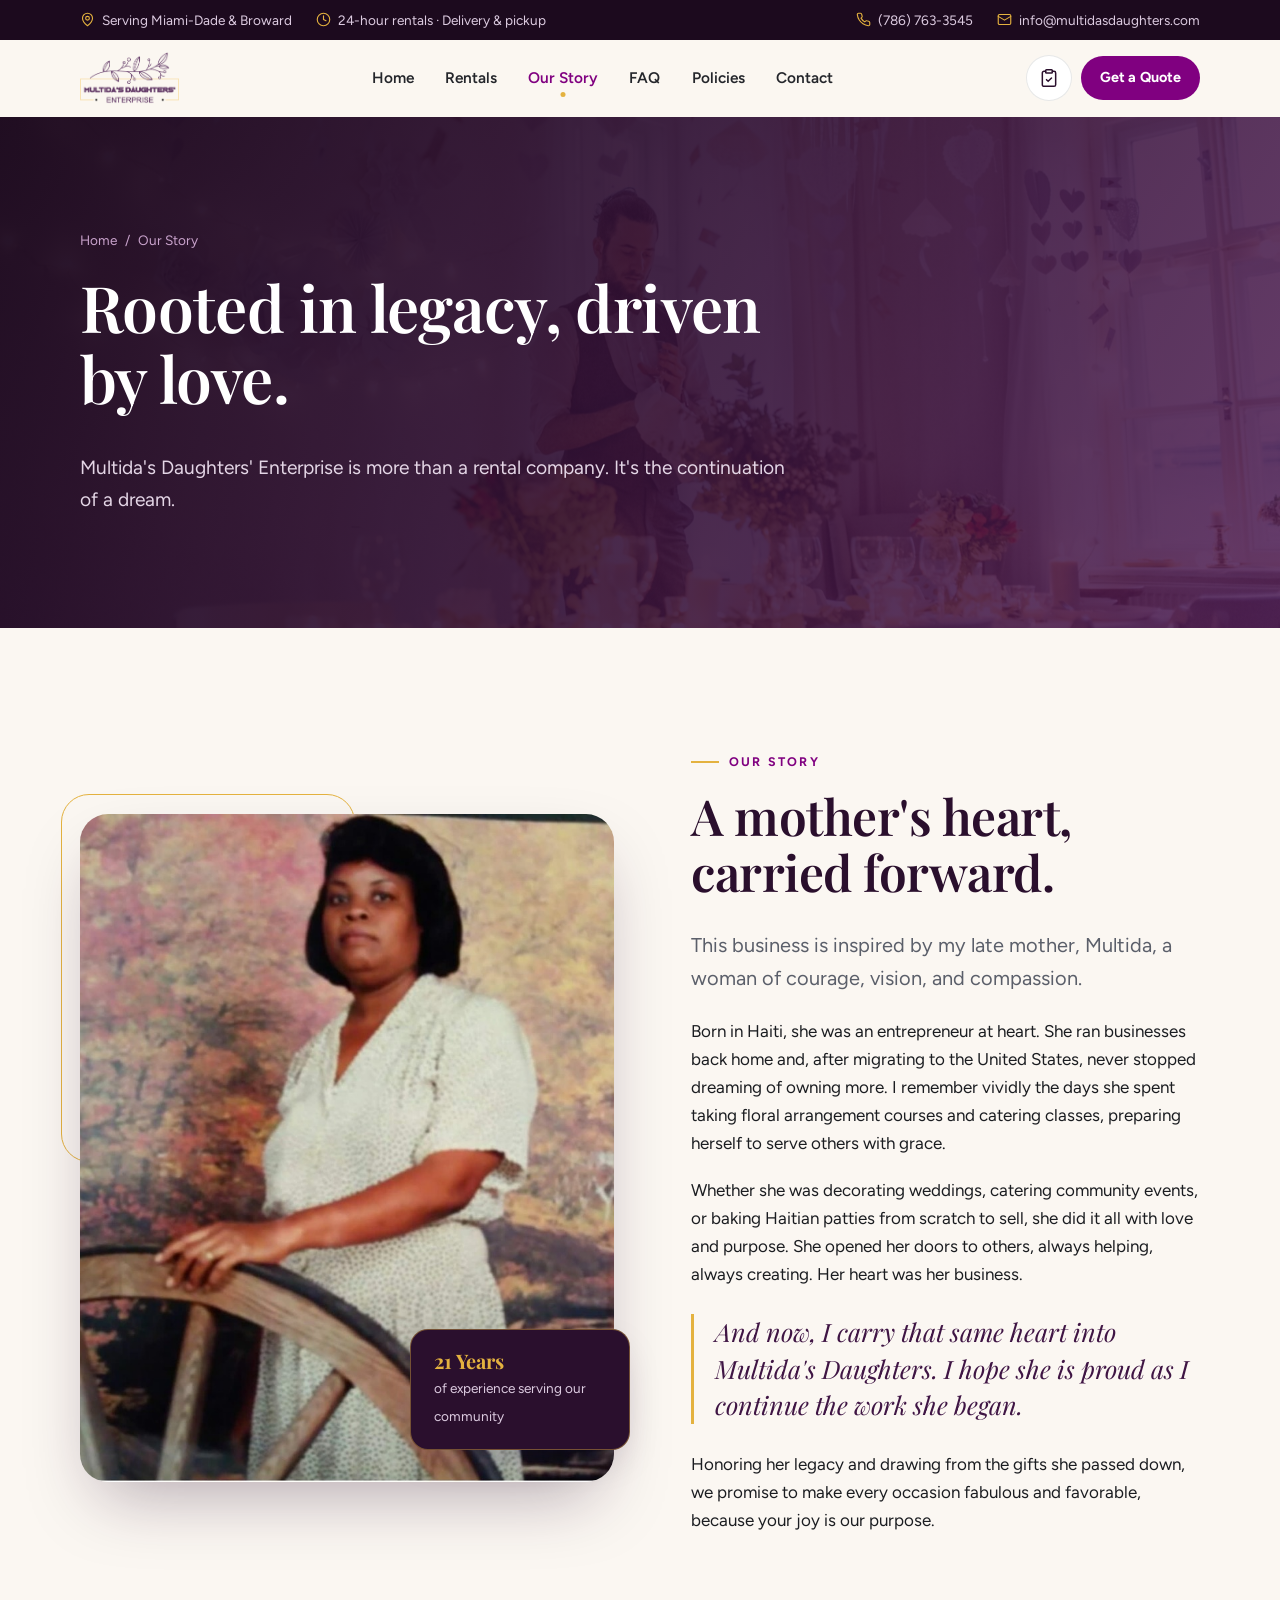
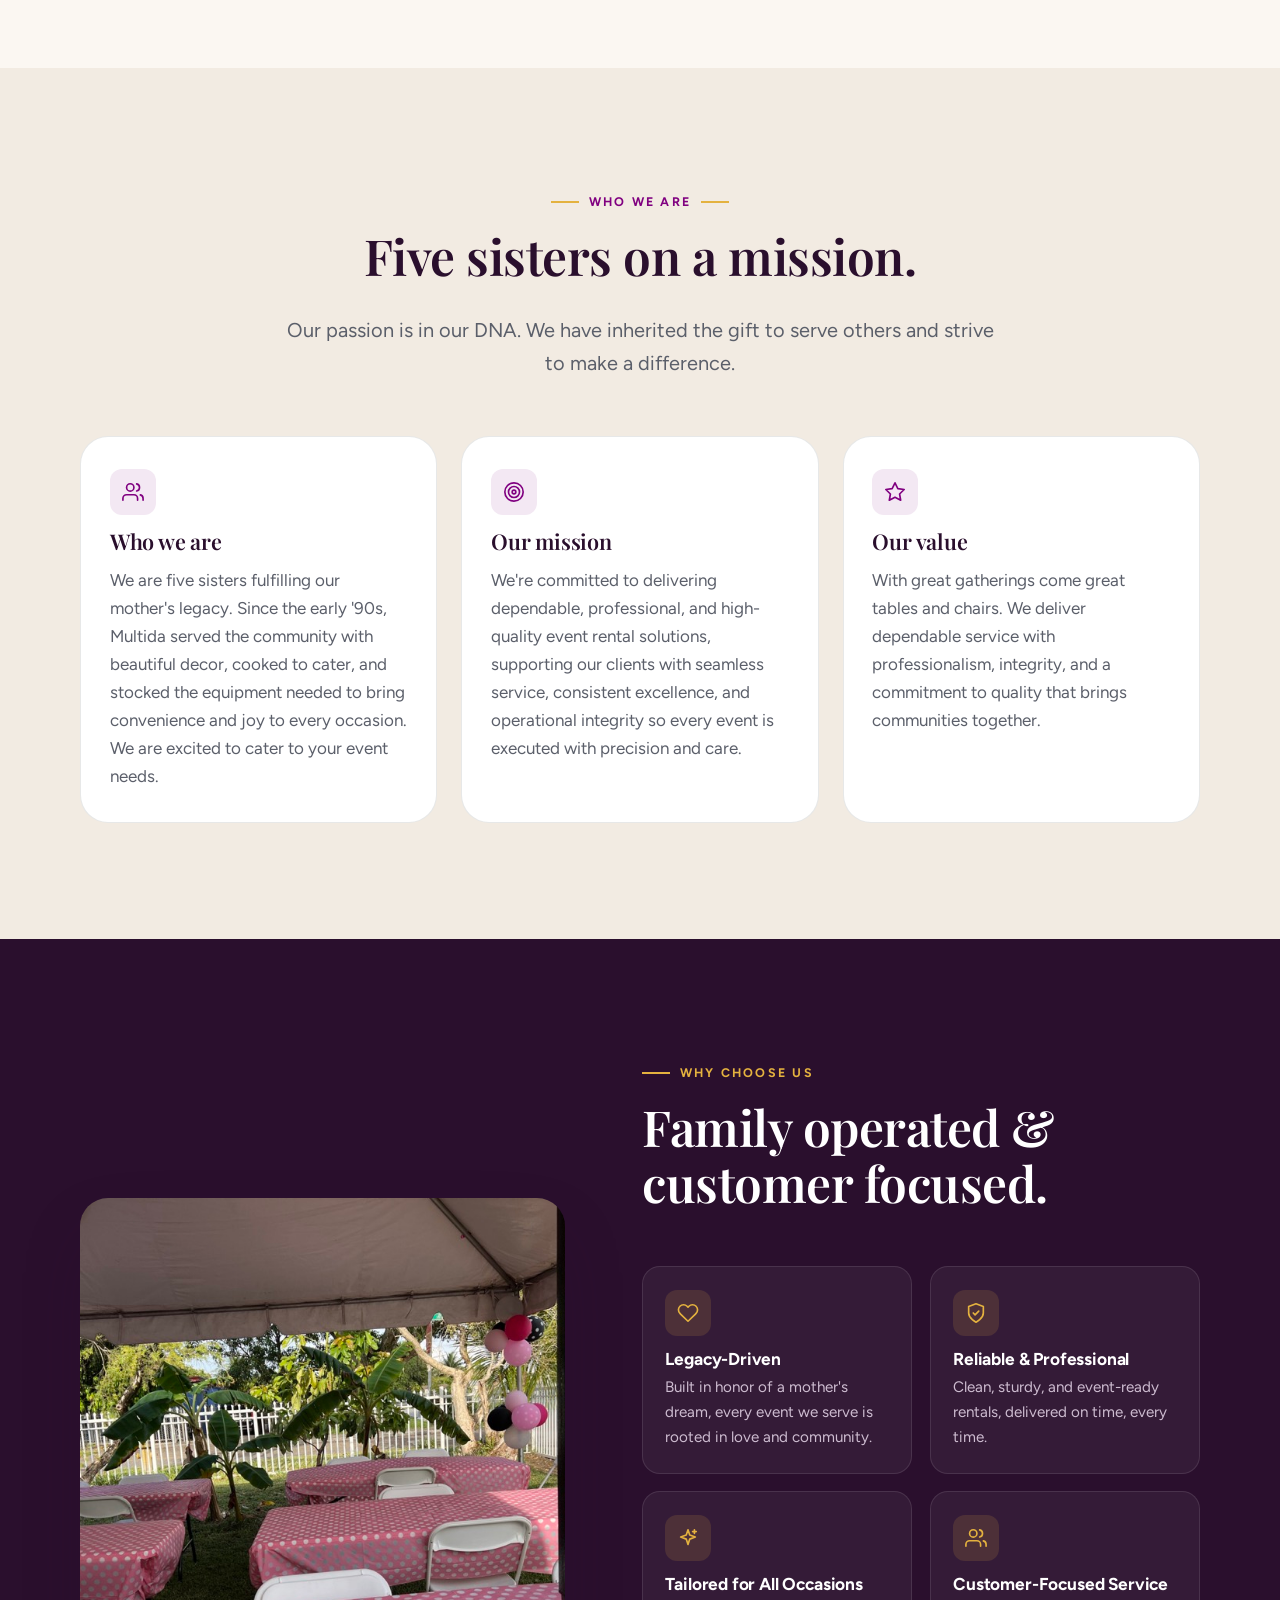
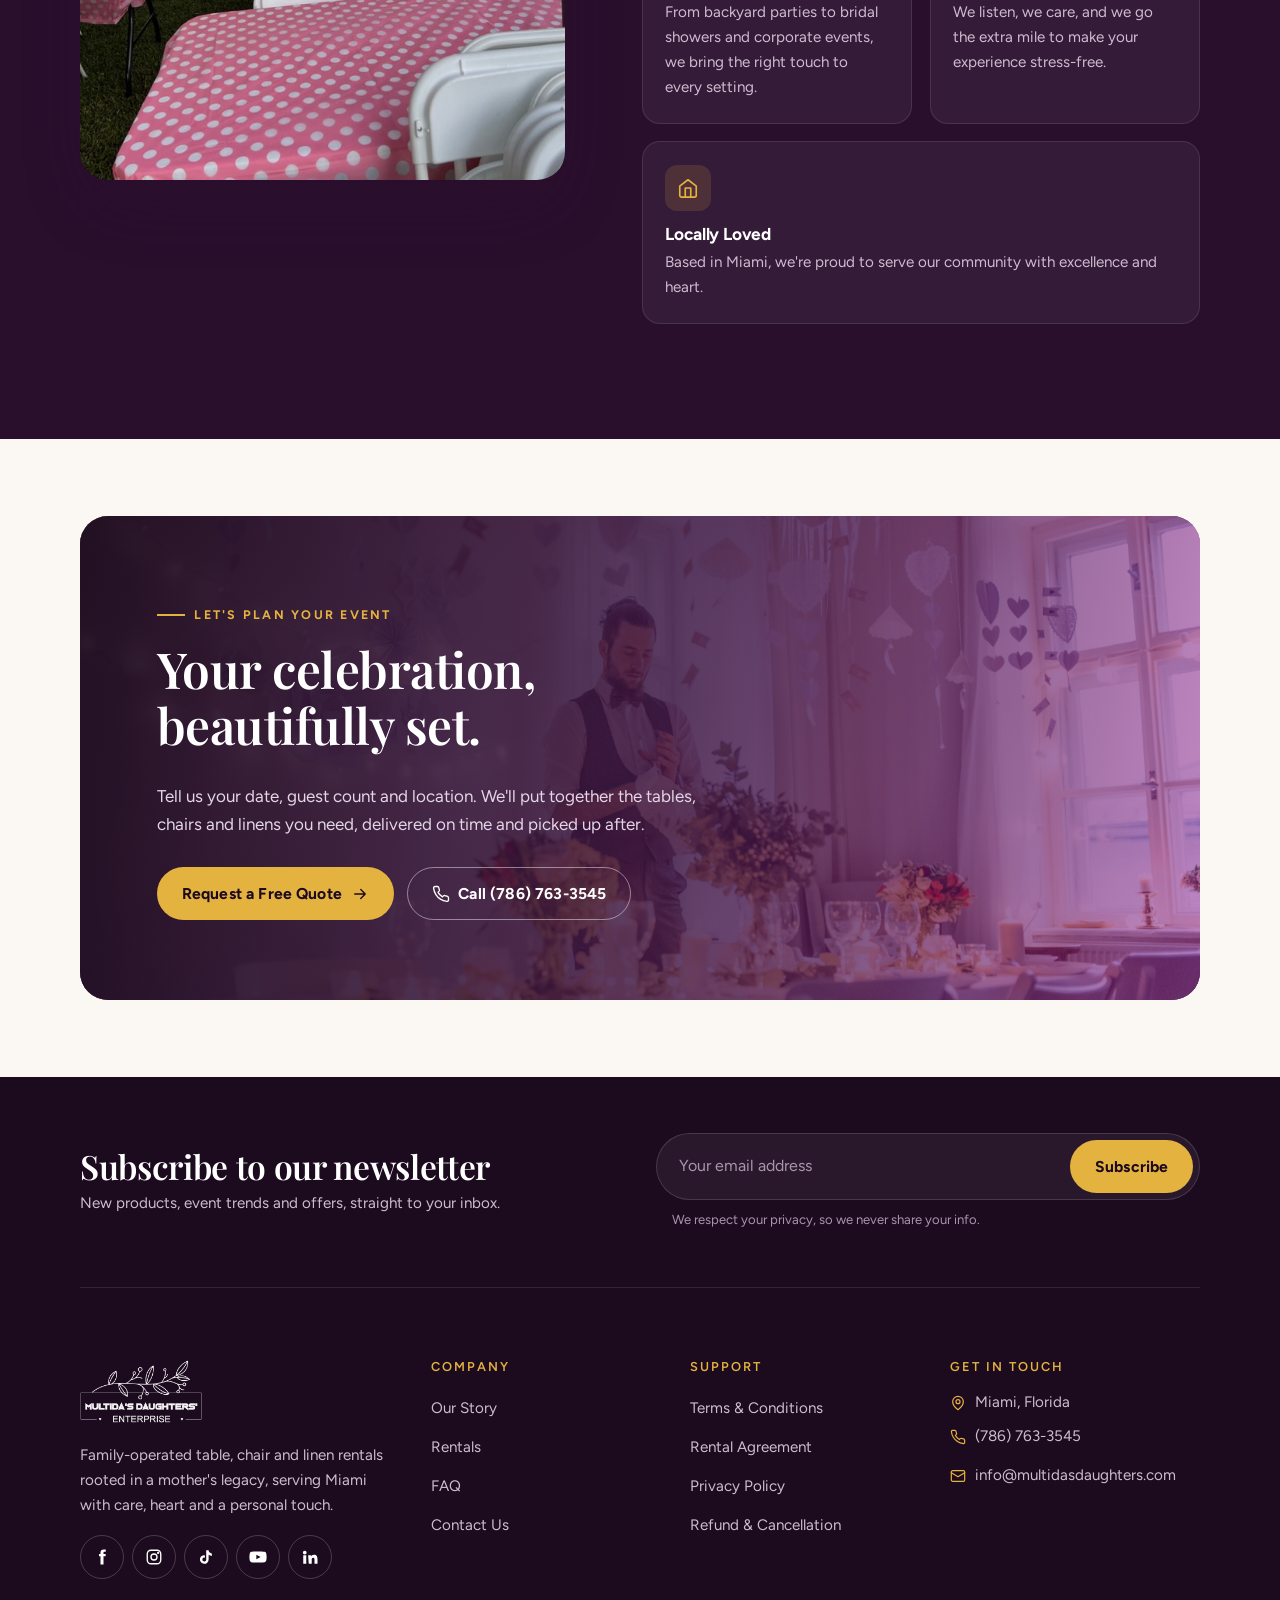
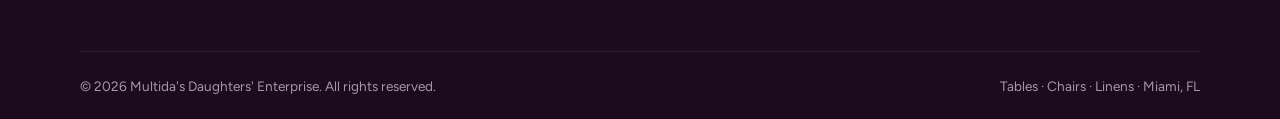
<file: about.html>
<!doctype html>
<html lang="en" class="no-js">
<head>
<meta charset="utf-8">
<meta name="viewport" content="width=device-width, initial-scale=1, viewport-fit=cover">
<title>Our Story | Multida&#x27;s Daughters&#x27; Enterprise</title>
<meta name="description" content="Five sisters fulfilling their mother&#x27;s legacy. Learn the story behind Miami&#x27;s family-operated table, chair and linen rental company.">
<meta name="theme-color" content="#2a0f2d">
<meta property="og:title" content="Our Story | Multida&#x27;s Daughters&#x27; Enterprise">
<meta property="og:description" content="Five sisters fulfilling their mother&#x27;s legacy. Learn the story behind Miami&#x27;s family-operated table, chair and linen rental company.">
<meta property="og:type" content="website">
<meta property="og:image" content="assets/img/hero-event.jpg">
<link rel="icon" href="assets/img/favicon.jpg">
<link rel="apple-touch-icon" href="assets/img/favicon.jpg">
<link rel="preconnect" href="https://fonts.googleapis.com">
<link rel="preconnect" href="https://fonts.gstatic.com" crossorigin>
<link href="https://fonts.googleapis.com/css2?family=Figtree:wght@400;500;600;700;800&family=Playfair+Display:ital,wght@0,500;0,600;0,700;1,500;1,600&display=swap" rel="stylesheet">
<link rel="stylesheet" href="assets/css/styles.css">
<script>document.documentElement.classList.remove("no-js")</script>
</head>
<body>
<a class="skip-link" href="#main">Skip to content</a>
<div class="topbar">
  <div class="container">
    <div class="topbar__group"><span><svg viewBox="0 0 24 24" fill="none" stroke="currentColor" stroke-width="1.8" stroke-linecap="round" stroke-linejoin="round" aria-hidden="true"><path d="M20 10c0 6-8 12-8 12s-8-6-8-12a8 8 0 0 1 16 0z"/><circle cx="12" cy="10" r="3"/></svg>Serving Miami-Dade &amp; Broward</span><span><svg viewBox="0 0 24 24" fill="none" stroke="currentColor" stroke-width="1.8" stroke-linecap="round" stroke-linejoin="round" aria-hidden="true"><circle cx="12" cy="12" r="10"/><path d="M12 6v6l4 2"/></svg>24-hour rentals · Delivery &amp; pickup</span></div>
    <div class="topbar__group"><a href="tel:+17867633545"><svg viewBox="0 0 24 24" fill="none" stroke="currentColor" stroke-width="1.8" stroke-linecap="round" stroke-linejoin="round" aria-hidden="true"><path d="M22 16.9v3a2 2 0 0 1-2.2 2 19.8 19.8 0 0 1-8.6-3.1 19.5 19.5 0 0 1-6-6A19.8 19.8 0 0 1 2.1 4.2 2 2 0 0 1 4.1 2h3a2 2 0 0 1 2 1.7c.1.9.4 1.8.7 2.7a2 2 0 0 1-.5 2.1L8 9.8a16 16 0 0 0 6 6l1.3-1.3a2 2 0 0 1 2.1-.4c.9.3 1.8.6 2.7.7a2 2 0 0 1 1.7 2z"/></svg>(786) 763-3545</a><a href="mailto:info@multidasdaughters.com"><svg viewBox="0 0 24 24" fill="none" stroke="currentColor" stroke-width="1.8" stroke-linecap="round" stroke-linejoin="round" aria-hidden="true"><rect x="2" y="4" width="20" height="16" rx="2"/><path d="m22 7-10 6L2 7"/></svg>info@multidasdaughters.com</a></div>
  </div>
</div>
<header class="site-header">
  <div class="container">
    <a class="brand" href="index.html" aria-label="Multida's Daughters' Enterprise home"><img src="assets/img/logo.png" alt="Multida's Daughters' Enterprise" width="869" height="456"></a>
    <nav class="nav" aria-label="Main"><a href="index.html">Home</a><a href="rentals.html">Rentals</a><a href="about.html" aria-current="page">Our Story</a><a href="faq.html">FAQ</a><a href="policies.html">Policies</a><a href="contact.html">Contact</a></nav>
    <div class="header-actions">
      <a class="quote-pill" href="contact.html#quote" aria-label="View your quote list"><svg viewBox="0 0 24 24" fill="none" stroke="currentColor" stroke-width="1.8" stroke-linecap="round" stroke-linejoin="round" aria-hidden="true"><path d="M16 4h2a2 2 0 0 1 2 2v14a2 2 0 0 1-2 2H6a2 2 0 0 1-2-2V6a2 2 0 0 1 2-2h2"/><rect x="8" y="2" width="8" height="4" rx="1"/><path d="m9 14 2 2 4-4"/></svg><span class="quote-count">0</span></a>
      <a class="btn btn--sm" href="contact.html#quote">Get a Quote</a>
      <button class="menu-toggle" type="button" aria-label="Open menu" aria-expanded="false" aria-controls="drawer"><span></span></button>
    </div>
  </div>
</header>
<div class="drawer" id="drawer" aria-hidden="true">
  <nav aria-label="Mobile"><a href="index.html">Home<svg viewBox="0 0 24 24" fill="none" stroke="currentColor" stroke-width="1.8" stroke-linecap="round" stroke-linejoin="round" aria-hidden="true"><path d="M5 12h14M13 6l6 6-6 6"/></svg></a><a href="rentals.html">Rentals<svg viewBox="0 0 24 24" fill="none" stroke="currentColor" stroke-width="1.8" stroke-linecap="round" stroke-linejoin="round" aria-hidden="true"><path d="M5 12h14M13 6l6 6-6 6"/></svg></a><a href="about.html" aria-current="page">Our Story<svg viewBox="0 0 24 24" fill="none" stroke="currentColor" stroke-width="1.8" stroke-linecap="round" stroke-linejoin="round" aria-hidden="true"><path d="M5 12h14M13 6l6 6-6 6"/></svg></a><a href="faq.html">FAQ<svg viewBox="0 0 24 24" fill="none" stroke="currentColor" stroke-width="1.8" stroke-linecap="round" stroke-linejoin="round" aria-hidden="true"><path d="M5 12h14M13 6l6 6-6 6"/></svg></a><a href="policies.html">Policies<svg viewBox="0 0 24 24" fill="none" stroke="currentColor" stroke-width="1.8" stroke-linecap="round" stroke-linejoin="round" aria-hidden="true"><path d="M5 12h14M13 6l6 6-6 6"/></svg></a><a href="contact.html">Contact<svg viewBox="0 0 24 24" fill="none" stroke="currentColor" stroke-width="1.8" stroke-linecap="round" stroke-linejoin="round" aria-hidden="true"><path d="M5 12h14M13 6l6 6-6 6"/></svg></a></nav>
  <a class="btn btn--gold btn--block" href="contact.html#quote">Get a Free Quote</a>
  <div class="drawer__contact">
    <a href="tel:+17867633545"><svg viewBox="0 0 24 24" fill="none" stroke="currentColor" stroke-width="1.8" stroke-linecap="round" stroke-linejoin="round" aria-hidden="true"><path d="M22 16.9v3a2 2 0 0 1-2.2 2 19.8 19.8 0 0 1-8.6-3.1 19.5 19.5 0 0 1-6-6A19.8 19.8 0 0 1 2.1 4.2 2 2 0 0 1 4.1 2h3a2 2 0 0 1 2 1.7c.1.9.4 1.8.7 2.7a2 2 0 0 1-.5 2.1L8 9.8a16 16 0 0 0 6 6l1.3-1.3a2 2 0 0 1 2.1-.4c.9.3 1.8.6 2.7.7a2 2 0 0 1 1.7 2z"/></svg>(786) 763-3545</a>
    <a href="mailto:info@multidasdaughters.com"><svg viewBox="0 0 24 24" fill="none" stroke="currentColor" stroke-width="1.8" stroke-linecap="round" stroke-linejoin="round" aria-hidden="true"><rect x="2" y="4" width="20" height="16" rx="2"/><path d="m22 7-10 6L2 7"/></svg>info@multidasdaughters.com</a>
    <span style="display:flex;gap:.6rem;align-items:center"><svg viewBox="0 0 24 24" fill="none" stroke="currentColor" stroke-width="1.8" stroke-linecap="round" stroke-linejoin="round" aria-hidden="true" style="width:18px;height:18px;color:var(--plum)"><path d="M20 10c0 6-8 12-8 12s-8-6-8-12a8 8 0 0 1 16 0z"/><circle cx="12" cy="10" r="3"/></svg>Miami, Florida</span>
  </div>
</div>
<main id="main">
<section class="page-hero">
  <div class="page-hero__media"><img src="assets/img/table-setting-sm.jpg" srcset="assets/img/table-setting-sm.jpg 900w, assets/img/table-setting.jpg 1800w" sizes="100vw" alt=""></div>
  <div class="container">
    <nav class="breadcrumbs" aria-label="Breadcrumb"><a href="index.html">Home</a><span aria-hidden="true">/</span><span>Our Story</span></nav>
    <h1>Rooted in legacy, driven by love.</h1>
    <p>Multida's Daughters' Enterprise is more than a rental company. It's the continuation of a dream.</p>
  </div>
</section>
<section class="section">
  <div class="container">
    <div class="split">
      <div class="story-media reveal">
        <div class="story-media__main"><img src="assets/img/family.jpg" alt="Portrait of Multida, the founder's late mother" loading="lazy"></div>
        <div class="story-media__badge"><strong>21 Years</strong><span>of experience serving our community</span></div>
      </div>
      <div class="reveal reveal-delay-1">
        <span class="eyebrow">Our story</span>
        <h2>A mother's heart, carried forward.</h2>
        <p class="lead">This business is inspired by my late mother, Multida, a woman of courage, vision, and compassion.</p>
        <p>Born in Haiti, she was an entrepreneur at heart. She ran businesses back home and, after migrating to the United States, never stopped dreaming of owning more. I remember vividly the days she spent taking floral arrangement courses and catering classes, preparing herself to serve others with grace.</p>
        <p>Whether she was decorating weddings, catering community events, or baking Haitian patties from scratch to sell, she did it all with love and purpose. She opened her doors to others, always helping, always creating. Her heart was her business.</p>
        <blockquote class="quote-block">And now, I carry that same heart into Multida's Daughters. I hope she is proud as I continue the work she began.</blockquote>
        <p>Honoring her legacy and drawing from the gifts she passed down, we promise to make every occasion fabulous and favorable, because your joy is our purpose.</p>
      </div>
    </div>
  </div>
</section>
<section class="section section--sand">
  <div class="container">
    <div class="section-head section-head--center">
      <span class="eyebrow">Who we are</span>
      <h2>Five sisters on a mission.</h2>
      <p class="lead" style="margin-inline:auto">Our passion is in our DNA. We have inherited the gift to serve others and strive to make a difference.</p>
    </div>
    <div class="value-grid">
      <div class="value-card reveal"><div class="feature__icon"><svg viewBox="0 0 24 24" fill="none" stroke="currentColor" stroke-width="1.8" stroke-linecap="round" stroke-linejoin="round" aria-hidden="true"><path d="M17 21v-2a4 4 0 0 0-4-4H5a4 4 0 0 0-4 4v2"/><circle cx="9" cy="7" r="4"/><path d="M23 21v-2a4 4 0 0 0-3-3.9M16 3.1a4 4 0 0 1 0 7.8"/></svg></div><h3>Who we are</h3><p>We are five sisters fulfilling our mother's legacy. Since the early '90s, Multida served the community with beautiful decor, cooked to cater, and stocked the equipment needed to bring convenience and joy to every occasion. We are excited to cater to your event needs.</p></div>
      <div class="value-card reveal reveal-delay-1"><div class="feature__icon"><svg viewBox="0 0 24 24" fill="none" stroke="currentColor" stroke-width="1.8" stroke-linecap="round" stroke-linejoin="round" aria-hidden="true"><circle cx="12" cy="12" r="10"/><circle cx="12" cy="12" r="6"/><circle cx="12" cy="12" r="2"/></svg></div><h3>Our mission</h3><p>We're committed to delivering dependable, professional, and high-quality event rental solutions, supporting our clients with seamless service, consistent excellence, and operational integrity so every event is executed with precision and care.</p></div>
      <div class="value-card reveal reveal-delay-2"><div class="feature__icon"><svg viewBox="0 0 24 24" fill="none" stroke="currentColor" stroke-width="1.8" stroke-linecap="round" stroke-linejoin="round" aria-hidden="true"><path d="m12 2 3.1 6.3 6.9 1-5 4.9 1.2 6.8L12 17.8 5.8 21l1.2-6.8-5-4.9 6.9-1z"/></svg></div><h3>Our value</h3><p>With great gatherings come great tables and chairs. We deliver dependable service with professionalism, integrity, and a commitment to quality that brings communities together.</p></div>
    </div>
  </div>
</section>
<section class="section section--plum">
  <div class="container">
    <div class="why">
      <div class="why__media reveal"><img src="assets/img/hero-event-sm.jpg" srcset="assets/img/hero-event-sm.jpg 1000w, assets/img/hero-event.jpg 2000w" sizes="(max-width: 860px) 100vw, 45vw" alt="Outdoor party under a tent with pink linens and white chairs" loading="lazy"></div>
      <div>
        <div class="section-head"><span class="eyebrow">Why choose us</span><h2>Family operated &amp; customer focused.</h2></div>
        <div class="features"><div class="feature reveal"><div class="feature__icon"><svg viewBox="0 0 24 24" fill="none" stroke="currentColor" stroke-width="1.8" stroke-linecap="round" stroke-linejoin="round" aria-hidden="true"><path d="M20.8 4.6a5.5 5.5 0 0 0-7.8 0L12 5.7l-1-1.1a5.5 5.5 0 0 0-7.8 7.8l1 1.1L12 21l7.8-7.5 1-1.1a5.5 5.5 0 0 0 0-7.8z"/></svg></div><h3>Legacy-Driven</h3><p>Built in honor of a mother's dream, every event we serve is rooted in love and community.</p></div><div class="feature reveal reveal-delay-1"><div class="feature__icon"><svg viewBox="0 0 24 24" fill="none" stroke="currentColor" stroke-width="1.8" stroke-linecap="round" stroke-linejoin="round" aria-hidden="true"><path d="M12 22s8-4 8-10V5l-8-3-8 3v7c0 6 8 10 8 10z"/><path d="m9 12 2 2 4-4"/></svg></div><h3>Reliable &amp; Professional</h3><p>Clean, sturdy, and event-ready rentals, delivered on time, every time.</p></div><div class="feature reveal reveal-delay-2"><div class="feature__icon"><svg viewBox="0 0 24 24" fill="none" stroke="currentColor" stroke-width="1.8" stroke-linecap="round" stroke-linejoin="round" aria-hidden="true"><path d="M12 3l1.9 5.8L20 11l-6.1 2.2L12 19l-1.9-5.8L4 11l6.1-2.2z"/><path d="M19 3v4M17 5h4"/></svg></div><h3>Tailored for All Occasions</h3><p>From backyard parties to bridal showers and corporate events, we bring the right touch to every setting.</p></div><div class="feature reveal"><div class="feature__icon"><svg viewBox="0 0 24 24" fill="none" stroke="currentColor" stroke-width="1.8" stroke-linecap="round" stroke-linejoin="round" aria-hidden="true"><path d="M17 21v-2a4 4 0 0 0-4-4H5a4 4 0 0 0-4 4v2"/><circle cx="9" cy="7" r="4"/><path d="M23 21v-2a4 4 0 0 0-3-3.9M16 3.1a4 4 0 0 1 0 7.8"/></svg></div><h3>Customer-Focused Service</h3><p>We listen, we care, and we go the extra mile to make your experience stress-free.</p></div><div class="feature reveal reveal-delay-1"><div class="feature__icon"><svg viewBox="0 0 24 24" fill="none" stroke="currentColor" stroke-width="1.8" stroke-linecap="round" stroke-linejoin="round" aria-hidden="true"><path d="m3 10 9-7 9 7v10a2 2 0 0 1-2 2H5a2 2 0 0 1-2-2z"/><path d="M9 22V12h6v10"/></svg></div><h3>Locally Loved</h3><p>Based in Miami, we're proud to serve our community with excellence and heart.</p></div></div>
      </div>
    </div>
  </div>
</section>
<section class="section section--tight">
  <div class="container">
    <div class="cta-band reveal">
      <div class="cta-band__media"><img src="assets/img/table-setting-sm.jpg" srcset="assets/img/table-setting-sm.jpg 900w, assets/img/table-setting.jpg 1800w" sizes="100vw" alt="" loading="lazy"></div>
      <span class="eyebrow">Let's plan your event</span>
      <h2>Your celebration, beautifully set.</h2>
      <p>Tell us your date, guest count and location. We'll put together the tables, chairs and linens you need, delivered on time and picked up after.</p>
      <div class="btn-row">
        <a class="btn btn--gold" href="contact.html#quote">Request a Free Quote <svg viewBox="0 0 24 24" fill="none" stroke="currentColor" stroke-width="1.8" stroke-linecap="round" stroke-linejoin="round" aria-hidden="true"><path d="M5 12h14M13 6l6 6-6 6"/></svg></a>
        <a class="btn btn--light" href="tel:+17867633545"><svg viewBox="0 0 24 24" fill="none" stroke="currentColor" stroke-width="1.8" stroke-linecap="round" stroke-linejoin="round" aria-hidden="true"><path d="M22 16.9v3a2 2 0 0 1-2.2 2 19.8 19.8 0 0 1-8.6-3.1 19.5 19.5 0 0 1-6-6A19.8 19.8 0 0 1 2.1 4.2 2 2 0 0 1 4.1 2h3a2 2 0 0 1 2 1.7c.1.9.4 1.8.7 2.7a2 2 0 0 1-.5 2.1L8 9.8a16 16 0 0 0 6 6l1.3-1.3a2 2 0 0 1 2.1-.4c.9.3 1.8.6 2.7.7a2 2 0 0 1 1.7 2z"/></svg>Call (786) 763-3545</a>
      </div>
    </div>
  </div>
</section></main>
<footer class="site-footer">
  <div class="container">
    <div class="newsletter">
      <div>
        <h2>Subscribe to our newsletter</h2>
        <p>New products, event trends and offers, straight to your inbox.</p>
      </div>
      <div>
        <form data-newsletter>
          <label class="visually-hidden" for="nl-email">Email address</label>
          <input id="nl-email" type="email" placeholder="Your email address" autocomplete="email" required>
          <button class="btn btn--gold" type="submit">Subscribe</button>
        </form>
        <small>We respect your privacy, so we never share your info.</small>
      </div>
    </div>
    <div class="footer-grid">
      <div class="footer-brand">
        <img src="assets/img/logo.png" alt="Multida's Daughters' Enterprise" width="869" height="456" loading="lazy">
        <p>Family-operated table, chair and linen rentals rooted in a mother's legacy, serving Miami with care, heart and a personal touch.</p>
        <div class="socials"><a href="https://www.facebook.com/multidasdaughters" target="_blank" rel="noopener" aria-label="Facebook"><svg viewBox="0 0 24 24" fill="currentColor" aria-hidden="true"><path d="M14 8V6.3c0-.8.2-1.3 1.4-1.3H17V2h-2.6C11.3 2 10 3.7 10 6.1V8H8v3h2v11h4V11h2.7l.3-3z"/></svg></a><a href="https://www.instagram.com/multidasdaughters" target="_blank" rel="noopener" aria-label="Instagram"><svg viewBox="0 0 24 24" fill="none" stroke="currentColor" stroke-width="1.8" aria-hidden="true"><rect x="3" y="3" width="18" height="18" rx="5"/><circle cx="12" cy="12" r="4"/><circle cx="17.5" cy="6.5" r=".6" fill="currentColor"/></svg></a><a href="https://www.tiktok.com/@multidasdaughters_" target="_blank" rel="noopener" aria-label="TikTok"><svg viewBox="0 0 24 24" fill="currentColor" aria-hidden="true"><path d="M16.6 5.8A4.3 4.3 0 0 1 15.5 3h-3.2v12.4a2.6 2.6 0 1 1-1.8-2.5V9.6a5.8 5.8 0 1 0 5 5.8V9.1a7.4 7.4 0 0 0 4.3 1.4V7.3a4.3 4.3 0 0 1-3.2-1.5z"/></svg></a><a href="https://www.youtube.com/@multidasdaughters" target="_blank" rel="noopener" aria-label="YouTube"><svg viewBox="0 0 24 24" fill="currentColor" aria-hidden="true"><path d="M23 7.2a3 3 0 0 0-2.1-2.1C19 4.6 12 4.6 12 4.6s-7 0-8.9.5A3 3 0 0 0 1 7.2 31 31 0 0 0 .5 12a31 31 0 0 0 .5 4.8 3 3 0 0 0 2.1 2.1c1.9.5 8.9.5 8.9.5s7 0 8.9-.5a3 3 0 0 0 2.1-2.1 31 31 0 0 0 .5-4.8 31 31 0 0 0-.5-4.8zM9.8 15.1V8.9l5.7 3.1z"/></svg></a><a href="https://www.linkedin.com/company/multidasdaughters" target="_blank" rel="noopener" aria-label="LinkedIn"><svg viewBox="0 0 24 24" fill="currentColor" aria-hidden="true"><path d="M4.98 3.5a2.5 2.5 0 1 1 0 5 2.5 2.5 0 0 1 0-5zM3 9.5h4V21H3zM9.5 9.5h3.8v1.6h.1c.5-1 1.8-2 3.8-2 4 0 4.8 2.6 4.8 6.1V21h-4v-5.1c0-1.2 0-2.8-1.7-2.8s-2 1.3-2 2.7V21h-4z"/></svg></a></div>
      </div>
      <div>
        <h4>Company</h4>
        <ul><li><a href="about.html">Our Story</a></li><li><a href="rentals.html">Rentals</a></li><li><a href="faq.html">FAQ</a></li><li><a href="contact.html">Contact Us</a></li></ul>
      </div>
      <div>
        <h4>Support</h4>
        <ul><li><a href="policies.html#terms">Terms &amp; Conditions</a></li><li><a href="policies.html#agreement">Rental Agreement</a></li><li><a href="policies.html#privacy">Privacy Policy</a></li><li><a href="policies.html#refunds">Refund &amp; Cancellation</a></li></ul>
      </div>
      <div>
        <h4>Get in touch</h4>
        <ul class="footer-contact">
          <li><svg viewBox="0 0 24 24" fill="none" stroke="currentColor" stroke-width="1.8" stroke-linecap="round" stroke-linejoin="round" aria-hidden="true"><path d="M20 10c0 6-8 12-8 12s-8-6-8-12a8 8 0 0 1 16 0z"/><circle cx="12" cy="10" r="3"/></svg><span>Miami, Florida</span></li>
          <li><svg viewBox="0 0 24 24" fill="none" stroke="currentColor" stroke-width="1.8" stroke-linecap="round" stroke-linejoin="round" aria-hidden="true"><path d="M22 16.9v3a2 2 0 0 1-2.2 2 19.8 19.8 0 0 1-8.6-3.1 19.5 19.5 0 0 1-6-6A19.8 19.8 0 0 1 2.1 4.2 2 2 0 0 1 4.1 2h3a2 2 0 0 1 2 1.7c.1.9.4 1.8.7 2.7a2 2 0 0 1-.5 2.1L8 9.8a16 16 0 0 0 6 6l1.3-1.3a2 2 0 0 1 2.1-.4c.9.3 1.8.6 2.7.7a2 2 0 0 1 1.7 2z"/></svg><a href="tel:+17867633545">(786) 763-3545</a></li>
          <li><svg viewBox="0 0 24 24" fill="none" stroke="currentColor" stroke-width="1.8" stroke-linecap="round" stroke-linejoin="round" aria-hidden="true"><rect x="2" y="4" width="20" height="16" rx="2"/><path d="m22 7-10 6L2 7"/></svg><a href="mailto:info@multidasdaughters.com">info@multidasdaughters.com</a></li>
        </ul>
      </div>
    </div>
    <div class="footer-bottom">
      <span>&copy; <span data-year>2025</span> Multida's Daughters' Enterprise. All rights reserved.</span>
      <span>Tables · Chairs · Linens · Miami, FL</span>
    </div>
  </div>
</footer>
<nav class="mobile-bar" aria-label="Quick actions">
  <a href="tel:+17867633545"><svg viewBox="0 0 24 24" fill="none" stroke="currentColor" stroke-width="1.8" stroke-linecap="round" stroke-linejoin="round" aria-hidden="true"><path d="M22 16.9v3a2 2 0 0 1-2.2 2 19.8 19.8 0 0 1-8.6-3.1 19.5 19.5 0 0 1-6-6A19.8 19.8 0 0 1 2.1 4.2 2 2 0 0 1 4.1 2h3a2 2 0 0 1 2 1.7c.1.9.4 1.8.7 2.7a2 2 0 0 1-.5 2.1L8 9.8a16 16 0 0 0 6 6l1.3-1.3a2 2 0 0 1 2.1-.4c.9.3 1.8.6 2.7.7a2 2 0 0 1 1.7 2z"/></svg>Call</a>
  <a href="sms:+17867633545"><svg viewBox="0 0 24 24" fill="none" stroke="currentColor" stroke-width="1.8" stroke-linecap="round" stroke-linejoin="round" aria-hidden="true"><rect x="2" y="4" width="20" height="16" rx="2"/><path d="m22 7-10 6L2 7"/></svg>Text</a>
  <a class="primary" href="contact.html#quote"><svg viewBox="0 0 24 24" fill="none" stroke="currentColor" stroke-width="1.8" stroke-linecap="round" stroke-linejoin="round" aria-hidden="true"><path d="M16 4h2a2 2 0 0 1 2 2v14a2 2 0 0 1-2 2H6a2 2 0 0 1-2-2V6a2 2 0 0 1 2-2h2"/><rect x="8" y="2" width="8" height="4" rx="1"/><path d="m9 14 2 2 4-4"/></svg>Get a Quote</a>
</nav>
<script src="assets/js/main.js" defer></script>
</body>
</html>
</file>
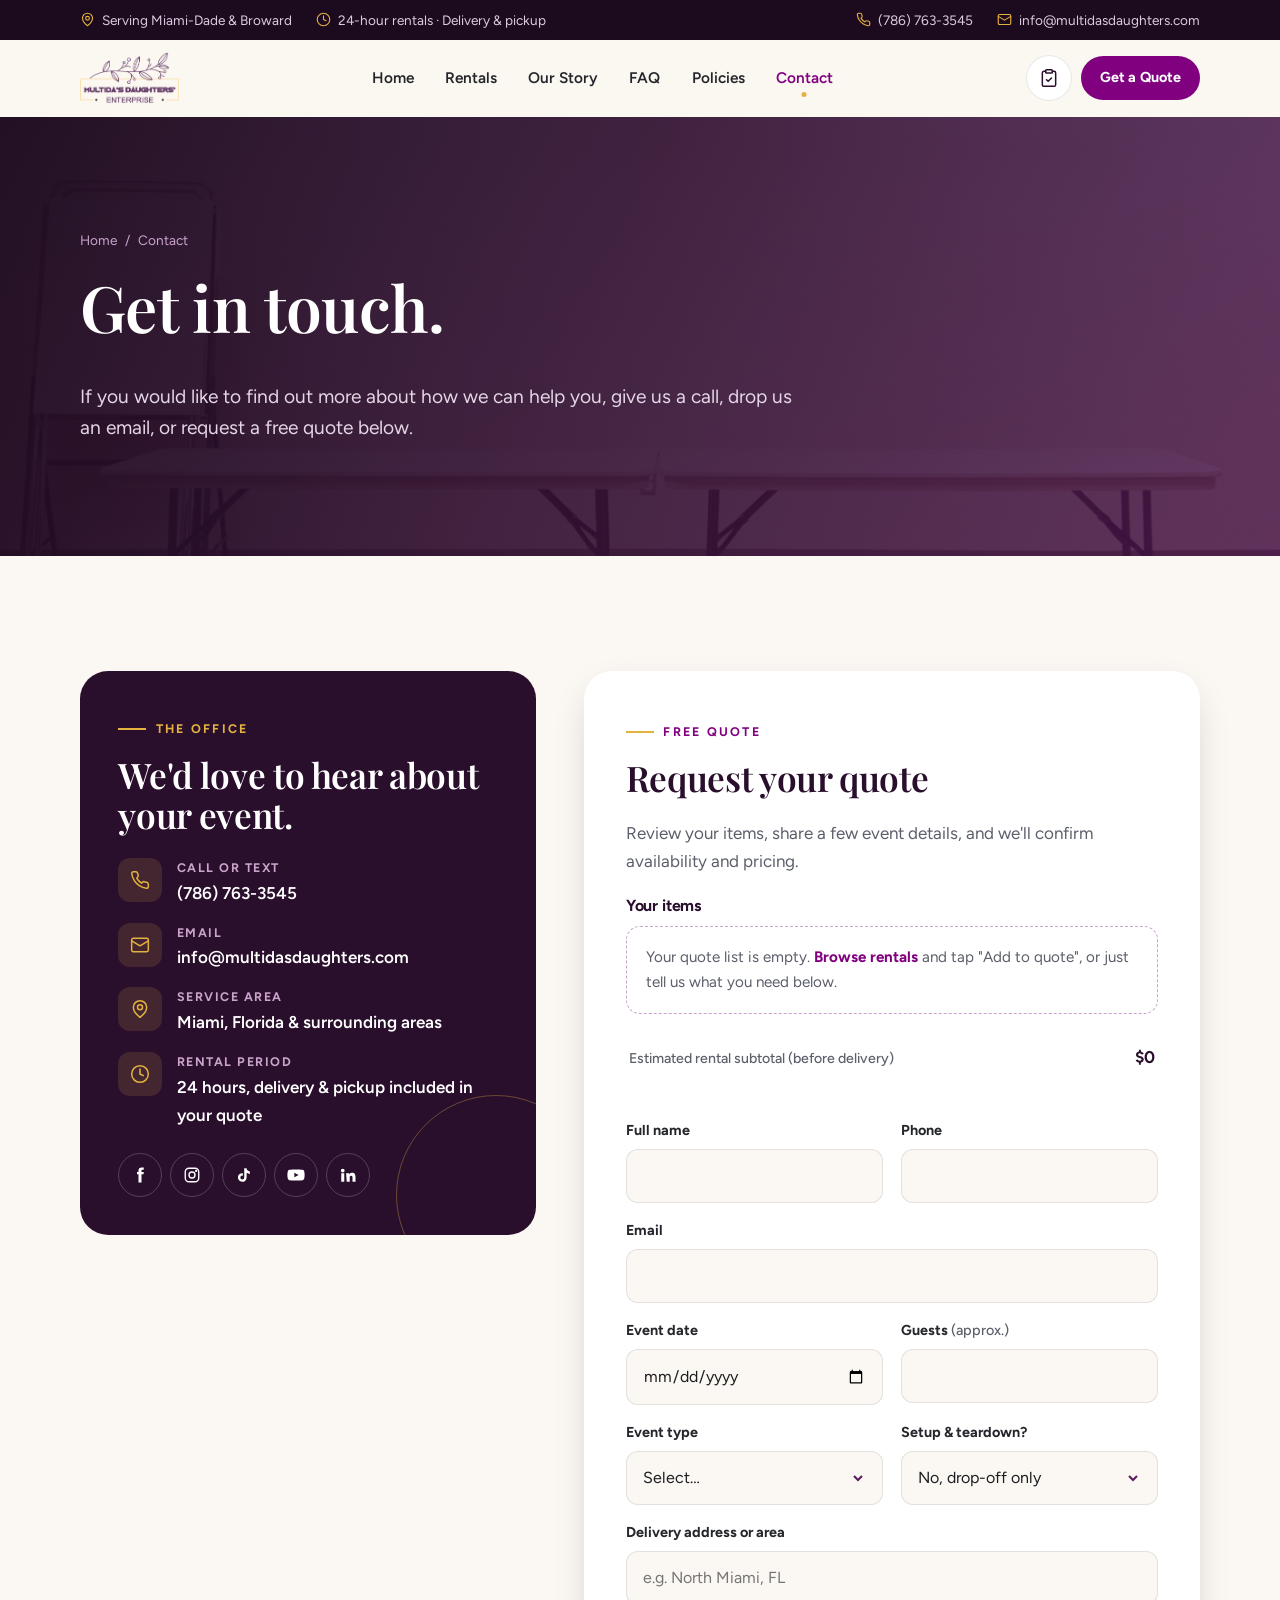
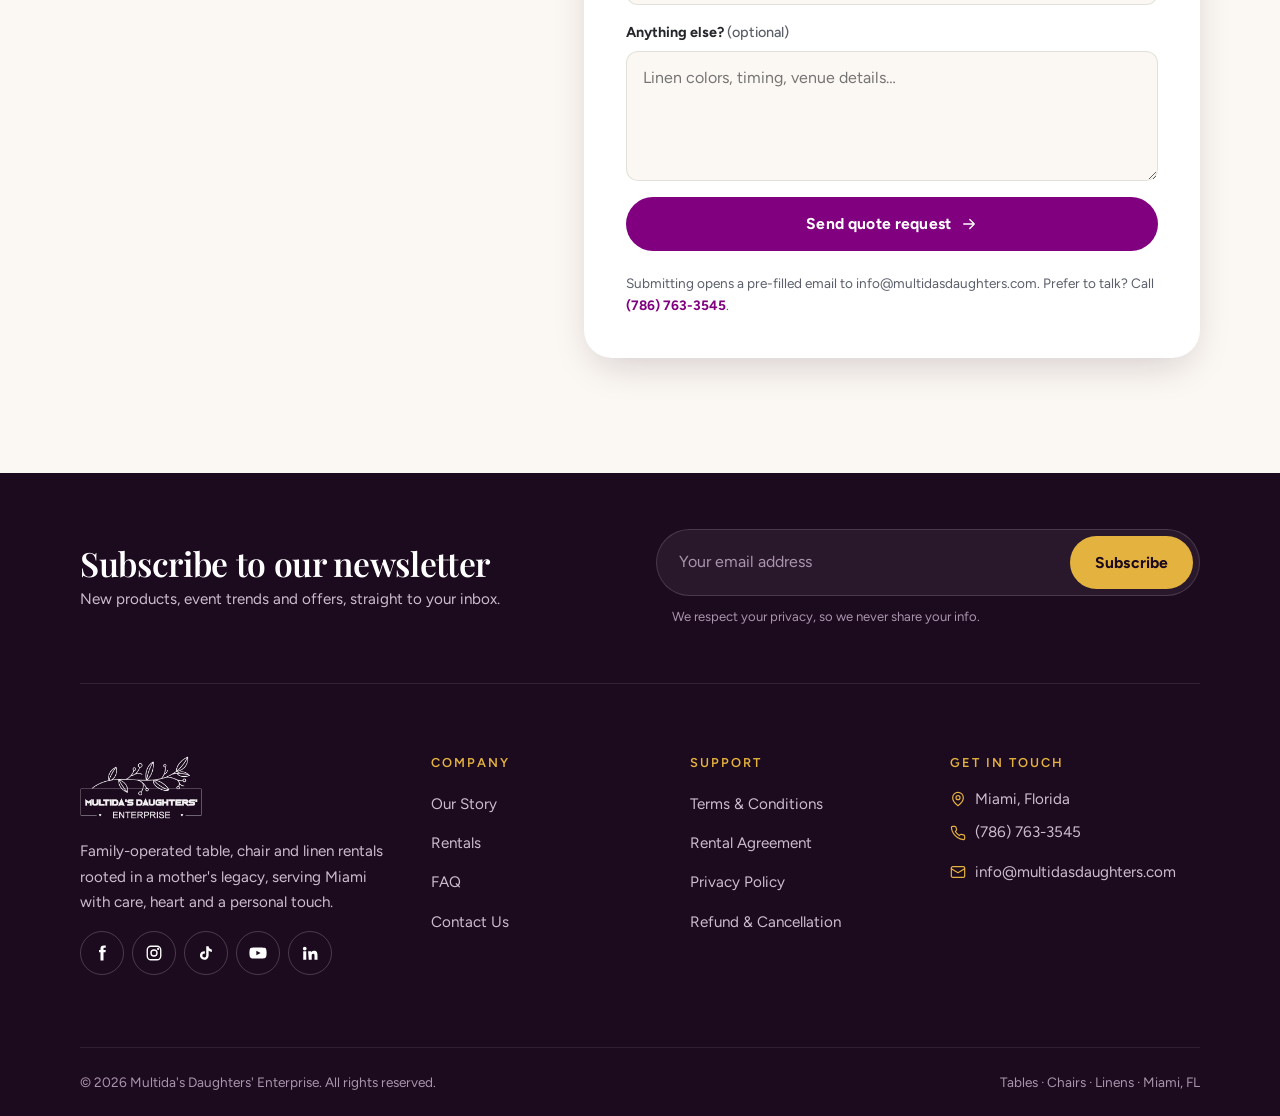
<file: contact.html>
<!doctype html>
<html lang="en" class="no-js">
<head>
<meta charset="utf-8">
<meta name="viewport" content="width=device-width, initial-scale=1, viewport-fit=cover">
<title>Contact &amp; Free Quote | Multida&#x27;s Daughters&#x27; Enterprise</title>
<meta name="description" content="Request a free quote for table, chair and linen rentals in Miami. Call (786) 763-3545 or email info@multidasdaughters.com.">
<meta name="theme-color" content="#2a0f2d">
<meta property="og:title" content="Contact &amp; Free Quote | Multida&#x27;s Daughters&#x27; Enterprise">
<meta property="og:description" content="Request a free quote for table, chair and linen rentals in Miami. Call (786) 763-3545 or email info@multidasdaughters.com.">
<meta property="og:type" content="website">
<meta property="og:image" content="assets/img/hero-event.jpg">
<link rel="icon" href="assets/img/favicon.jpg">
<link rel="apple-touch-icon" href="assets/img/favicon.jpg">
<link rel="preconnect" href="https://fonts.googleapis.com">
<link rel="preconnect" href="https://fonts.gstatic.com" crossorigin>
<link href="https://fonts.googleapis.com/css2?family=Figtree:wght@400;500;600;700;800&family=Playfair+Display:ital,wght@0,500;0,600;0,700;1,500;1,600&display=swap" rel="stylesheet">
<link rel="stylesheet" href="assets/css/styles.css">
<script>document.documentElement.classList.remove("no-js")</script>
</head>
<body>
<a class="skip-link" href="#main">Skip to content</a>
<div class="topbar">
  <div class="container">
    <div class="topbar__group"><span><svg viewBox="0 0 24 24" fill="none" stroke="currentColor" stroke-width="1.8" stroke-linecap="round" stroke-linejoin="round" aria-hidden="true"><path d="M20 10c0 6-8 12-8 12s-8-6-8-12a8 8 0 0 1 16 0z"/><circle cx="12" cy="10" r="3"/></svg>Serving Miami-Dade &amp; Broward</span><span><svg viewBox="0 0 24 24" fill="none" stroke="currentColor" stroke-width="1.8" stroke-linecap="round" stroke-linejoin="round" aria-hidden="true"><circle cx="12" cy="12" r="10"/><path d="M12 6v6l4 2"/></svg>24-hour rentals · Delivery &amp; pickup</span></div>
    <div class="topbar__group"><a href="tel:+17867633545"><svg viewBox="0 0 24 24" fill="none" stroke="currentColor" stroke-width="1.8" stroke-linecap="round" stroke-linejoin="round" aria-hidden="true"><path d="M22 16.9v3a2 2 0 0 1-2.2 2 19.8 19.8 0 0 1-8.6-3.1 19.5 19.5 0 0 1-6-6A19.8 19.8 0 0 1 2.1 4.2 2 2 0 0 1 4.1 2h3a2 2 0 0 1 2 1.7c.1.9.4 1.8.7 2.7a2 2 0 0 1-.5 2.1L8 9.8a16 16 0 0 0 6 6l1.3-1.3a2 2 0 0 1 2.1-.4c.9.3 1.8.6 2.7.7a2 2 0 0 1 1.7 2z"/></svg>(786) 763-3545</a><a href="mailto:info@multidasdaughters.com"><svg viewBox="0 0 24 24" fill="none" stroke="currentColor" stroke-width="1.8" stroke-linecap="round" stroke-linejoin="round" aria-hidden="true"><rect x="2" y="4" width="20" height="16" rx="2"/><path d="m22 7-10 6L2 7"/></svg>info@multidasdaughters.com</a></div>
  </div>
</div>
<header class="site-header">
  <div class="container">
    <a class="brand" href="index.html" aria-label="Multida's Daughters' Enterprise home"><img src="assets/img/logo.png" alt="Multida's Daughters' Enterprise" width="869" height="456"></a>
    <nav class="nav" aria-label="Main"><a href="index.html">Home</a><a href="rentals.html">Rentals</a><a href="about.html">Our Story</a><a href="faq.html">FAQ</a><a href="policies.html">Policies</a><a href="contact.html" aria-current="page">Contact</a></nav>
    <div class="header-actions">
      <a class="quote-pill" href="contact.html#quote" aria-label="View your quote list"><svg viewBox="0 0 24 24" fill="none" stroke="currentColor" stroke-width="1.8" stroke-linecap="round" stroke-linejoin="round" aria-hidden="true"><path d="M16 4h2a2 2 0 0 1 2 2v14a2 2 0 0 1-2 2H6a2 2 0 0 1-2-2V6a2 2 0 0 1 2-2h2"/><rect x="8" y="2" width="8" height="4" rx="1"/><path d="m9 14 2 2 4-4"/></svg><span class="quote-count">0</span></a>
      <a class="btn btn--sm" href="contact.html#quote">Get a Quote</a>
      <button class="menu-toggle" type="button" aria-label="Open menu" aria-expanded="false" aria-controls="drawer"><span></span></button>
    </div>
  </div>
</header>
<div class="drawer" id="drawer" aria-hidden="true">
  <nav aria-label="Mobile"><a href="index.html">Home<svg viewBox="0 0 24 24" fill="none" stroke="currentColor" stroke-width="1.8" stroke-linecap="round" stroke-linejoin="round" aria-hidden="true"><path d="M5 12h14M13 6l6 6-6 6"/></svg></a><a href="rentals.html">Rentals<svg viewBox="0 0 24 24" fill="none" stroke="currentColor" stroke-width="1.8" stroke-linecap="round" stroke-linejoin="round" aria-hidden="true"><path d="M5 12h14M13 6l6 6-6 6"/></svg></a><a href="about.html">Our Story<svg viewBox="0 0 24 24" fill="none" stroke="currentColor" stroke-width="1.8" stroke-linecap="round" stroke-linejoin="round" aria-hidden="true"><path d="M5 12h14M13 6l6 6-6 6"/></svg></a><a href="faq.html">FAQ<svg viewBox="0 0 24 24" fill="none" stroke="currentColor" stroke-width="1.8" stroke-linecap="round" stroke-linejoin="round" aria-hidden="true"><path d="M5 12h14M13 6l6 6-6 6"/></svg></a><a href="policies.html">Policies<svg viewBox="0 0 24 24" fill="none" stroke="currentColor" stroke-width="1.8" stroke-linecap="round" stroke-linejoin="round" aria-hidden="true"><path d="M5 12h14M13 6l6 6-6 6"/></svg></a><a href="contact.html" aria-current="page">Contact<svg viewBox="0 0 24 24" fill="none" stroke="currentColor" stroke-width="1.8" stroke-linecap="round" stroke-linejoin="round" aria-hidden="true"><path d="M5 12h14M13 6l6 6-6 6"/></svg></a></nav>
  <a class="btn btn--gold btn--block" href="contact.html#quote">Get a Free Quote</a>
  <div class="drawer__contact">
    <a href="tel:+17867633545"><svg viewBox="0 0 24 24" fill="none" stroke="currentColor" stroke-width="1.8" stroke-linecap="round" stroke-linejoin="round" aria-hidden="true"><path d="M22 16.9v3a2 2 0 0 1-2.2 2 19.8 19.8 0 0 1-8.6-3.1 19.5 19.5 0 0 1-6-6A19.8 19.8 0 0 1 2.1 4.2 2 2 0 0 1 4.1 2h3a2 2 0 0 1 2 1.7c.1.9.4 1.8.7 2.7a2 2 0 0 1-.5 2.1L8 9.8a16 16 0 0 0 6 6l1.3-1.3a2 2 0 0 1 2.1-.4c.9.3 1.8.6 2.7.7a2 2 0 0 1 1.7 2z"/></svg>(786) 763-3545</a>
    <a href="mailto:info@multidasdaughters.com"><svg viewBox="0 0 24 24" fill="none" stroke="currentColor" stroke-width="1.8" stroke-linecap="round" stroke-linejoin="round" aria-hidden="true"><rect x="2" y="4" width="20" height="16" rx="2"/><path d="m22 7-10 6L2 7"/></svg>info@multidasdaughters.com</a>
    <span style="display:flex;gap:.6rem;align-items:center"><svg viewBox="0 0 24 24" fill="none" stroke="currentColor" stroke-width="1.8" stroke-linecap="round" stroke-linejoin="round" aria-hidden="true" style="width:18px;height:18px;color:var(--plum)"><path d="M20 10c0 6-8 12-8 12s-8-6-8-12a8 8 0 0 1 16 0z"/><circle cx="12" cy="10" r="3"/></svg>Miami, Florida</span>
  </div>
</div>
<main id="main">
<section class="page-hero">
  <div class="page-hero__media"><img src="assets/img/tables-venue-sm.jpg" srcset="assets/img/tables-venue-sm.jpg 900w, assets/img/tables-venue.jpg 1800w" sizes="100vw" alt=""></div>
  <div class="container">
    <nav class="breadcrumbs" aria-label="Breadcrumb"><a href="index.html">Home</a><span aria-hidden="true">/</span><span>Contact</span></nav>
    <h1>Get in touch.</h1>
    <p>If you would like to find out more about how we can help you, give us a call, drop us an email, or request a free quote below.</p>
  </div>
</section>
<section class="section" id="quote">
  <div class="container">
    <div class="contact-grid">
      <aside class="contact-card reveal">
        <span class="eyebrow">The office</span>
        <h2 style="font-size:clamp(1.6rem,1.3rem + 1.2vw,2.2rem)">We'd love to hear about your event.</h2>
        <ul class="contact-list">
          <li><span class="ic"><svg viewBox="0 0 24 24" fill="none" stroke="currentColor" stroke-width="1.8" stroke-linecap="round" stroke-linejoin="round" aria-hidden="true"><path d="M22 16.9v3a2 2 0 0 1-2.2 2 19.8 19.8 0 0 1-8.6-3.1 19.5 19.5 0 0 1-6-6A19.8 19.8 0 0 1 2.1 4.2 2 2 0 0 1 4.1 2h3a2 2 0 0 1 2 1.7c.1.9.4 1.8.7 2.7a2 2 0 0 1-.5 2.1L8 9.8a16 16 0 0 0 6 6l1.3-1.3a2 2 0 0 1 2.1-.4c.9.3 1.8.6 2.7.7a2 2 0 0 1 1.7 2z"/></svg></span><div><small>Call or text</small><a href="tel:+17867633545">(786) 763-3545</a></div></li>
          <li><span class="ic"><svg viewBox="0 0 24 24" fill="none" stroke="currentColor" stroke-width="1.8" stroke-linecap="round" stroke-linejoin="round" aria-hidden="true"><rect x="2" y="4" width="20" height="16" rx="2"/><path d="m22 7-10 6L2 7"/></svg></span><div><small>Email</small><a href="mailto:info@multidasdaughters.com">info@multidasdaughters.com</a></div></li>
          <li><span class="ic"><svg viewBox="0 0 24 24" fill="none" stroke="currentColor" stroke-width="1.8" stroke-linecap="round" stroke-linejoin="round" aria-hidden="true"><path d="M20 10c0 6-8 12-8 12s-8-6-8-12a8 8 0 0 1 16 0z"/><circle cx="12" cy="10" r="3"/></svg></span><div><small>Service area</small><b>Miami, Florida &amp; surrounding areas</b></div></li>
          <li><span class="ic"><svg viewBox="0 0 24 24" fill="none" stroke="currentColor" stroke-width="1.8" stroke-linecap="round" stroke-linejoin="round" aria-hidden="true"><circle cx="12" cy="12" r="10"/><path d="M12 6v6l4 2"/></svg></span><div><small>Rental period</small><b>24 hours, delivery &amp; pickup included in your quote</b></div></li>
        </ul>
        <div class="socials"><a href="https://www.facebook.com/multidasdaughters" target="_blank" rel="noopener" aria-label="Facebook"><svg viewBox="0 0 24 24" fill="currentColor" aria-hidden="true"><path d="M14 8V6.3c0-.8.2-1.3 1.4-1.3H17V2h-2.6C11.3 2 10 3.7 10 6.1V8H8v3h2v11h4V11h2.7l.3-3z"/></svg></a><a href="https://www.instagram.com/multidasdaughters" target="_blank" rel="noopener" aria-label="Instagram"><svg viewBox="0 0 24 24" fill="none" stroke="currentColor" stroke-width="1.8" aria-hidden="true"><rect x="3" y="3" width="18" height="18" rx="5"/><circle cx="12" cy="12" r="4"/><circle cx="17.5" cy="6.5" r=".6" fill="currentColor"/></svg></a><a href="https://www.tiktok.com/@multidasdaughters_" target="_blank" rel="noopener" aria-label="TikTok"><svg viewBox="0 0 24 24" fill="currentColor" aria-hidden="true"><path d="M16.6 5.8A4.3 4.3 0 0 1 15.5 3h-3.2v12.4a2.6 2.6 0 1 1-1.8-2.5V9.6a5.8 5.8 0 1 0 5 5.8V9.1a7.4 7.4 0 0 0 4.3 1.4V7.3a4.3 4.3 0 0 1-3.2-1.5z"/></svg></a><a href="https://www.youtube.com/@multidasdaughters" target="_blank" rel="noopener" aria-label="YouTube"><svg viewBox="0 0 24 24" fill="currentColor" aria-hidden="true"><path d="M23 7.2a3 3 0 0 0-2.1-2.1C19 4.6 12 4.6 12 4.6s-7 0-8.9.5A3 3 0 0 0 1 7.2 31 31 0 0 0 .5 12a31 31 0 0 0 .5 4.8 3 3 0 0 0 2.1 2.1c1.9.5 8.9.5 8.9.5s7 0 8.9-.5a3 3 0 0 0 2.1-2.1 31 31 0 0 0 .5-4.8 31 31 0 0 0-.5-4.8zM9.8 15.1V8.9l5.7 3.1z"/></svg></a><a href="https://www.linkedin.com/company/multidasdaughters" target="_blank" rel="noopener" aria-label="LinkedIn"><svg viewBox="0 0 24 24" fill="currentColor" aria-hidden="true"><path d="M4.98 3.5a2.5 2.5 0 1 1 0 5 2.5 2.5 0 0 1 0-5zM3 9.5h4V21H3zM9.5 9.5h3.8v1.6h.1c.5-1 1.8-2 3.8-2 4 0 4.8 2.6 4.8 6.1V21h-4v-5.1c0-1.2 0-2.8-1.7-2.8s-2 1.3-2 2.7V21h-4z"/></svg></a></div>
      </aside>
      <div class="form-card reveal reveal-delay-1">
        <span class="eyebrow">Free quote</span>
        <h2 style="font-size:clamp(1.6rem,1.3rem + 1.2vw,2.2rem)">Request your quote</h2>
        <p style="color:var(--muted)">Review your items, share a few event details, and we'll confirm availability and pricing.</p>
        <h3 style="font-family:var(--sans);font-size:1rem;font-weight:700;margin:1.4rem 0 .7rem">Your items</h3>
        <div id="quote-items" class="quote-items"></div>
        <div id="quote-empty" class="quote-empty">Your quote list is empty. <a href="rentals.html">Browse rentals</a> and tap "Add to quote", or just tell us what you need below.</div>
        <div id="quote-total" class="quote-total" hidden><small>Estimated rental subtotal (before delivery)</small><span>$0</span></div>
        <form id="quote-form" class="form-grid mt-lg" novalidate>
          <div class="field"><label for="f-name">Full name</label><input id="f-name" name="name" autocomplete="name" required></div>
          <div class="field"><label for="f-phone">Phone</label><input id="f-phone" name="phone" type="tel" inputmode="tel" autocomplete="tel" required></div>
          <div class="field field--full"><label for="f-email">Email</label><input id="f-email" name="email" type="email" autocomplete="email" required></div>
          <div class="field"><label for="f-date">Event date</label><input id="f-date" name="date" type="date"></div>
          <div class="field"><label for="f-guests">Guests <span class="opt">(approx.)</span></label><input id="f-guests" name="guests" type="number" inputmode="numeric" min="1"></div>
          <div class="field"><label for="f-type">Event type</label><select id="f-type" name="type"><option value="">Select…</option><option>Birthday party</option><option>Wedding</option><option>Bridal or baby shower</option><option>Graduation</option><option>Corporate event</option><option>Church or community event</option><option>Other</option></select></div>
          <div class="field"><label for="f-setup">Setup &amp; teardown?</label><select id="f-setup" name="setup"><option>No, drop-off only</option><option>Setup only</option><option>Setup &amp; teardown</option><option>Not sure</option></select></div>
          <div class="field field--full"><label for="f-location">Delivery address or area</label><input id="f-location" name="location" autocomplete="street-address" placeholder="e.g. North Miami, FL"></div>
          <div class="field field--full"><label for="f-message">Anything else? <span class="opt">(optional)</span></label><textarea id="f-message" name="message" placeholder="Linen colors, timing, venue details…"></textarea></div>
          <div class="field field--full"><button class="btn btn--block" type="submit">Send quote request <svg viewBox="0 0 24 24" fill="none" stroke="currentColor" stroke-width="1.8" stroke-linecap="round" stroke-linejoin="round" aria-hidden="true"><path d="M5 12h14M13 6l6 6-6 6"/></svg></button>
            <p class="form-note">Submitting opens a pre-filled email to info@multidasdaughters.com. Prefer to talk? Call <a href="tel:+17867633545" style="color:var(--plum);font-weight:700">(786) 763-3545</a>.</p>
            <div id="quote-status" class="form-status" role="status">Your email app should open with your request. Just hit send, and we'll get back to you shortly!</div></div>
        </form>
      </div>
    </div>
  </div>
</section>
</main>
<footer class="site-footer">
  <div class="container">
    <div class="newsletter">
      <div>
        <h2>Subscribe to our newsletter</h2>
        <p>New products, event trends and offers, straight to your inbox.</p>
      </div>
      <div>
        <form data-newsletter>
          <label class="visually-hidden" for="nl-email">Email address</label>
          <input id="nl-email" type="email" placeholder="Your email address" autocomplete="email" required>
          <button class="btn btn--gold" type="submit">Subscribe</button>
        </form>
        <small>We respect your privacy, so we never share your info.</small>
      </div>
    </div>
    <div class="footer-grid">
      <div class="footer-brand">
        <img src="assets/img/logo.png" alt="Multida's Daughters' Enterprise" width="869" height="456" loading="lazy">
        <p>Family-operated table, chair and linen rentals rooted in a mother's legacy, serving Miami with care, heart and a personal touch.</p>
        <div class="socials"><a href="https://www.facebook.com/multidasdaughters" target="_blank" rel="noopener" aria-label="Facebook"><svg viewBox="0 0 24 24" fill="currentColor" aria-hidden="true"><path d="M14 8V6.3c0-.8.2-1.3 1.4-1.3H17V2h-2.6C11.3 2 10 3.7 10 6.1V8H8v3h2v11h4V11h2.7l.3-3z"/></svg></a><a href="https://www.instagram.com/multidasdaughters" target="_blank" rel="noopener" aria-label="Instagram"><svg viewBox="0 0 24 24" fill="none" stroke="currentColor" stroke-width="1.8" aria-hidden="true"><rect x="3" y="3" width="18" height="18" rx="5"/><circle cx="12" cy="12" r="4"/><circle cx="17.5" cy="6.5" r=".6" fill="currentColor"/></svg></a><a href="https://www.tiktok.com/@multidasdaughters_" target="_blank" rel="noopener" aria-label="TikTok"><svg viewBox="0 0 24 24" fill="currentColor" aria-hidden="true"><path d="M16.6 5.8A4.3 4.3 0 0 1 15.5 3h-3.2v12.4a2.6 2.6 0 1 1-1.8-2.5V9.6a5.8 5.8 0 1 0 5 5.8V9.1a7.4 7.4 0 0 0 4.3 1.4V7.3a4.3 4.3 0 0 1-3.2-1.5z"/></svg></a><a href="https://www.youtube.com/@multidasdaughters" target="_blank" rel="noopener" aria-label="YouTube"><svg viewBox="0 0 24 24" fill="currentColor" aria-hidden="true"><path d="M23 7.2a3 3 0 0 0-2.1-2.1C19 4.6 12 4.6 12 4.6s-7 0-8.9.5A3 3 0 0 0 1 7.2 31 31 0 0 0 .5 12a31 31 0 0 0 .5 4.8 3 3 0 0 0 2.1 2.1c1.9.5 8.9.5 8.9.5s7 0 8.9-.5a3 3 0 0 0 2.1-2.1 31 31 0 0 0 .5-4.8 31 31 0 0 0-.5-4.8zM9.8 15.1V8.9l5.7 3.1z"/></svg></a><a href="https://www.linkedin.com/company/multidasdaughters" target="_blank" rel="noopener" aria-label="LinkedIn"><svg viewBox="0 0 24 24" fill="currentColor" aria-hidden="true"><path d="M4.98 3.5a2.5 2.5 0 1 1 0 5 2.5 2.5 0 0 1 0-5zM3 9.5h4V21H3zM9.5 9.5h3.8v1.6h.1c.5-1 1.8-2 3.8-2 4 0 4.8 2.6 4.8 6.1V21h-4v-5.1c0-1.2 0-2.8-1.7-2.8s-2 1.3-2 2.7V21h-4z"/></svg></a></div>
      </div>
      <div>
        <h4>Company</h4>
        <ul><li><a href="about.html">Our Story</a></li><li><a href="rentals.html">Rentals</a></li><li><a href="faq.html">FAQ</a></li><li><a href="contact.html">Contact Us</a></li></ul>
      </div>
      <div>
        <h4>Support</h4>
        <ul><li><a href="policies.html#terms">Terms &amp; Conditions</a></li><li><a href="policies.html#agreement">Rental Agreement</a></li><li><a href="policies.html#privacy">Privacy Policy</a></li><li><a href="policies.html#refunds">Refund &amp; Cancellation</a></li></ul>
      </div>
      <div>
        <h4>Get in touch</h4>
        <ul class="footer-contact">
          <li><svg viewBox="0 0 24 24" fill="none" stroke="currentColor" stroke-width="1.8" stroke-linecap="round" stroke-linejoin="round" aria-hidden="true"><path d="M20 10c0 6-8 12-8 12s-8-6-8-12a8 8 0 0 1 16 0z"/><circle cx="12" cy="10" r="3"/></svg><span>Miami, Florida</span></li>
          <li><svg viewBox="0 0 24 24" fill="none" stroke="currentColor" stroke-width="1.8" stroke-linecap="round" stroke-linejoin="round" aria-hidden="true"><path d="M22 16.9v3a2 2 0 0 1-2.2 2 19.8 19.8 0 0 1-8.6-3.1 19.5 19.5 0 0 1-6-6A19.8 19.8 0 0 1 2.1 4.2 2 2 0 0 1 4.1 2h3a2 2 0 0 1 2 1.7c.1.9.4 1.8.7 2.7a2 2 0 0 1-.5 2.1L8 9.8a16 16 0 0 0 6 6l1.3-1.3a2 2 0 0 1 2.1-.4c.9.3 1.8.6 2.7.7a2 2 0 0 1 1.7 2z"/></svg><a href="tel:+17867633545">(786) 763-3545</a></li>
          <li><svg viewBox="0 0 24 24" fill="none" stroke="currentColor" stroke-width="1.8" stroke-linecap="round" stroke-linejoin="round" aria-hidden="true"><rect x="2" y="4" width="20" height="16" rx="2"/><path d="m22 7-10 6L2 7"/></svg><a href="mailto:info@multidasdaughters.com">info@multidasdaughters.com</a></li>
        </ul>
      </div>
    </div>
    <div class="footer-bottom">
      <span>&copy; <span data-year>2025</span> Multida's Daughters' Enterprise. All rights reserved.</span>
      <span>Tables · Chairs · Linens · Miami, FL</span>
    </div>
  </div>
</footer>
<nav class="mobile-bar" aria-label="Quick actions">
  <a href="tel:+17867633545"><svg viewBox="0 0 24 24" fill="none" stroke="currentColor" stroke-width="1.8" stroke-linecap="round" stroke-linejoin="round" aria-hidden="true"><path d="M22 16.9v3a2 2 0 0 1-2.2 2 19.8 19.8 0 0 1-8.6-3.1 19.5 19.5 0 0 1-6-6A19.8 19.8 0 0 1 2.1 4.2 2 2 0 0 1 4.1 2h3a2 2 0 0 1 2 1.7c.1.9.4 1.8.7 2.7a2 2 0 0 1-.5 2.1L8 9.8a16 16 0 0 0 6 6l1.3-1.3a2 2 0 0 1 2.1-.4c.9.3 1.8.6 2.7.7a2 2 0 0 1 1.7 2z"/></svg>Call</a>
  <a href="sms:+17867633545"><svg viewBox="0 0 24 24" fill="none" stroke="currentColor" stroke-width="1.8" stroke-linecap="round" stroke-linejoin="round" aria-hidden="true"><rect x="2" y="4" width="20" height="16" rx="2"/><path d="m22 7-10 6L2 7"/></svg>Text</a>
  <a class="primary" href="contact.html#quote"><svg viewBox="0 0 24 24" fill="none" stroke="currentColor" stroke-width="1.8" stroke-linecap="round" stroke-linejoin="round" aria-hidden="true"><path d="M16 4h2a2 2 0 0 1 2 2v14a2 2 0 0 1-2 2H6a2 2 0 0 1-2-2V6a2 2 0 0 1 2-2h2"/><rect x="8" y="2" width="8" height="4" rx="1"/><path d="m9 14 2 2 4-4"/></svg>Get a Quote</a>
</nav>
<script src="assets/js/main.js" defer></script>
</body>
</html>
</file>
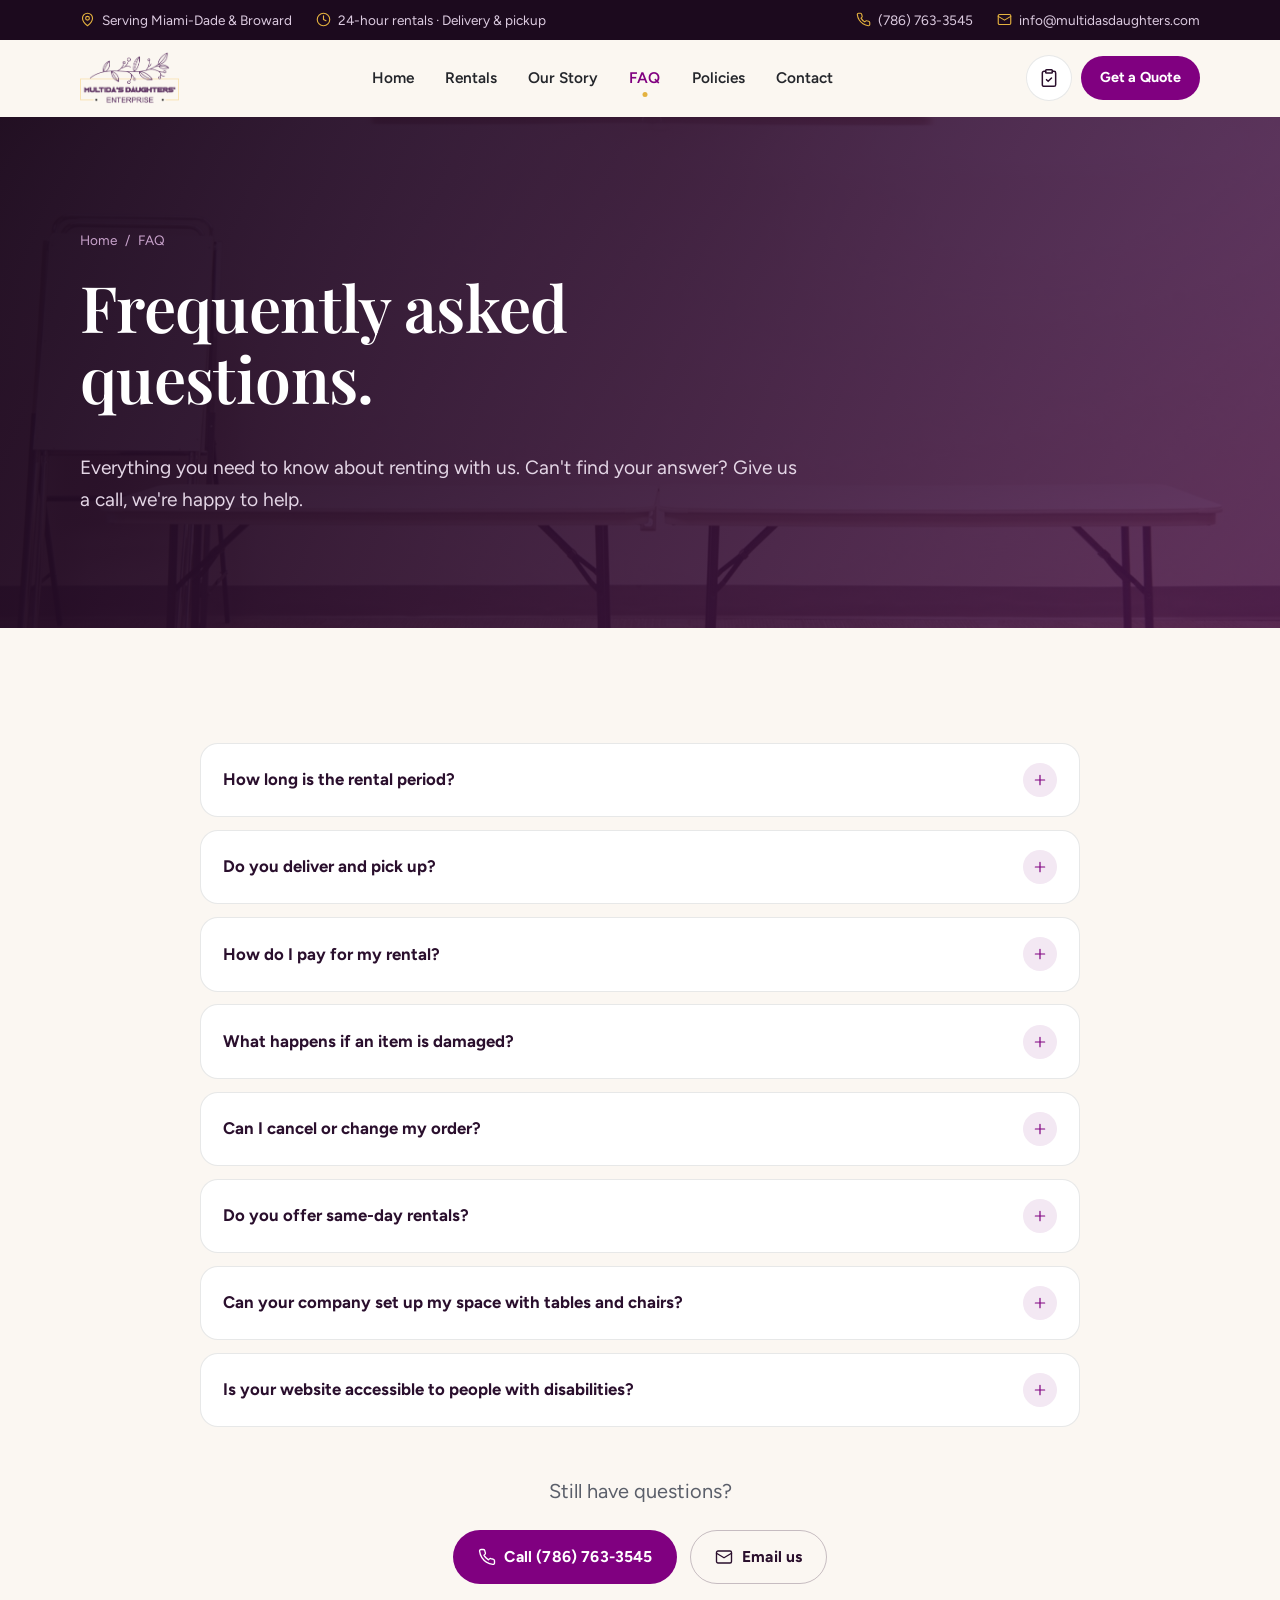
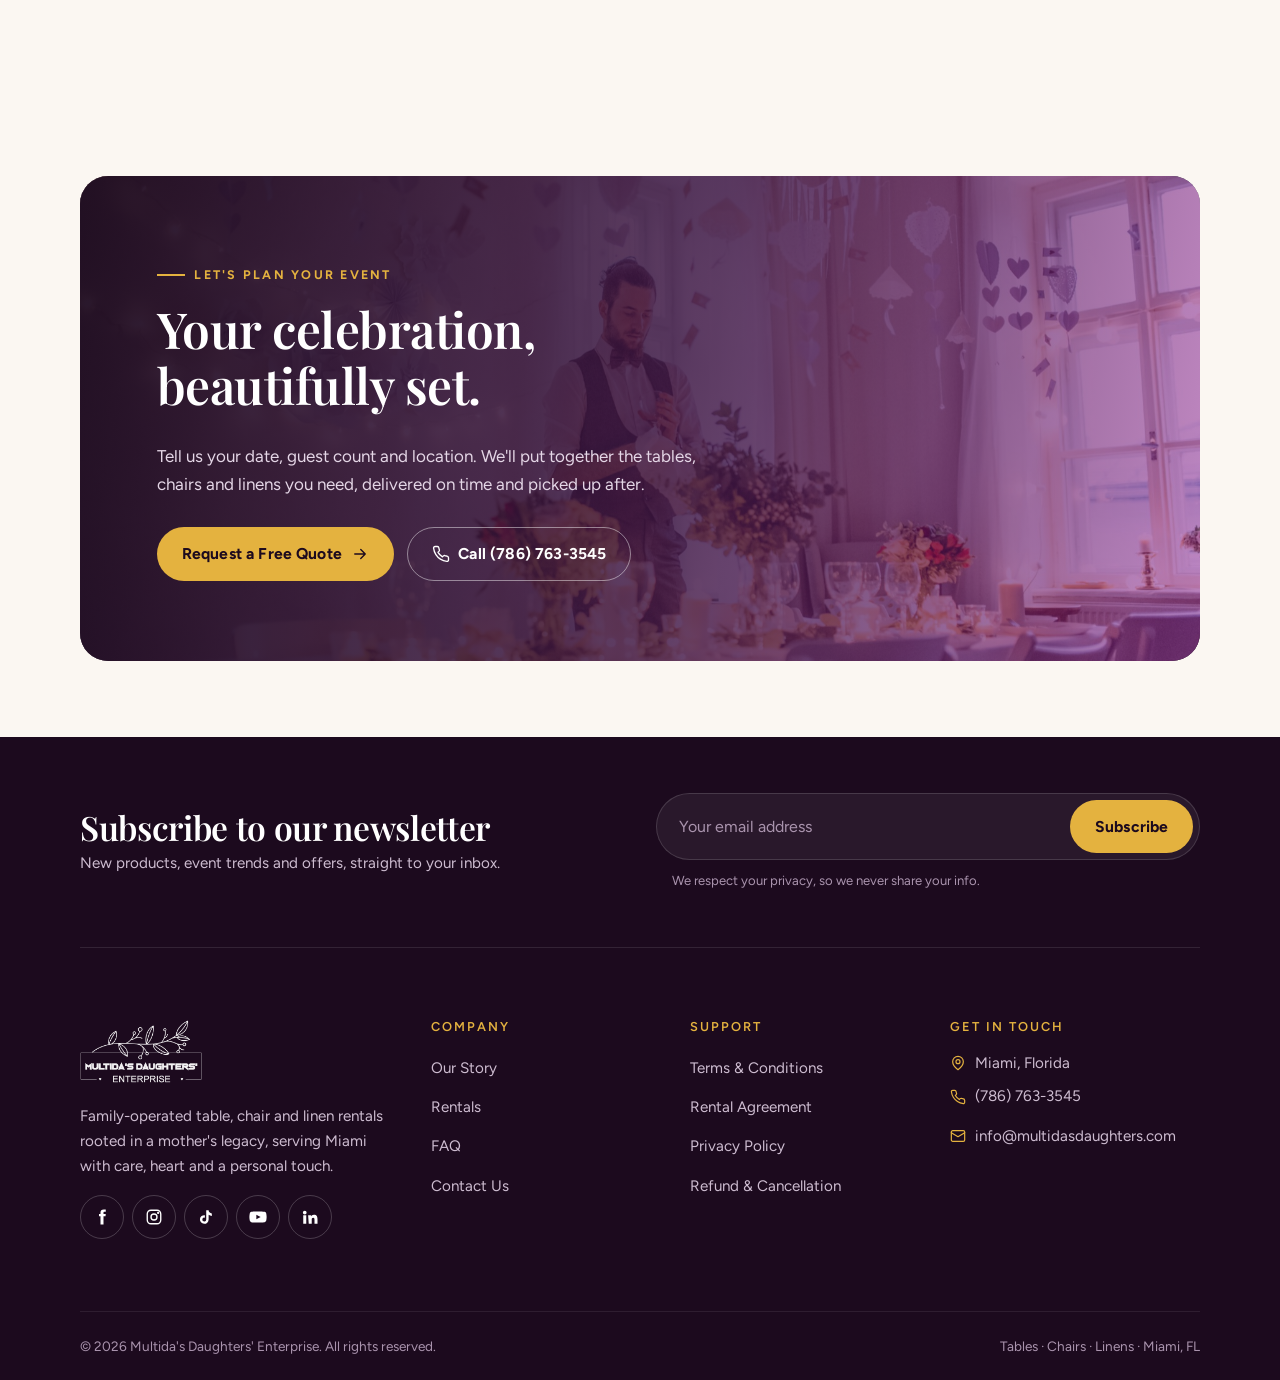
<file: faq.html>
<!doctype html>
<html lang="en" class="no-js">
<head>
<meta charset="utf-8">
<meta name="viewport" content="width=device-width, initial-scale=1, viewport-fit=cover">
<title>FAQ | Multida&#x27;s Daughters&#x27; Enterprise</title>
<meta name="description" content="Answers about rental periods, delivery and pickup, payments, cancellations, same-day rentals and setup services.">
<meta name="theme-color" content="#2a0f2d">
<meta property="og:title" content="FAQ | Multida&#x27;s Daughters&#x27; Enterprise">
<meta property="og:description" content="Answers about rental periods, delivery and pickup, payments, cancellations, same-day rentals and setup services.">
<meta property="og:type" content="website">
<meta property="og:image" content="assets/img/hero-event.jpg">
<link rel="icon" href="assets/img/favicon.jpg">
<link rel="apple-touch-icon" href="assets/img/favicon.jpg">
<link rel="preconnect" href="https://fonts.googleapis.com">
<link rel="preconnect" href="https://fonts.gstatic.com" crossorigin>
<link href="https://fonts.googleapis.com/css2?family=Figtree:wght@400;500;600;700;800&family=Playfair+Display:ital,wght@0,500;0,600;0,700;1,500;1,600&display=swap" rel="stylesheet">
<link rel="stylesheet" href="assets/css/styles.css">
<script>document.documentElement.classList.remove("no-js")</script>
</head>
<body>
<a class="skip-link" href="#main">Skip to content</a>
<div class="topbar">
  <div class="container">
    <div class="topbar__group"><span><svg viewBox="0 0 24 24" fill="none" stroke="currentColor" stroke-width="1.8" stroke-linecap="round" stroke-linejoin="round" aria-hidden="true"><path d="M20 10c0 6-8 12-8 12s-8-6-8-12a8 8 0 0 1 16 0z"/><circle cx="12" cy="10" r="3"/></svg>Serving Miami-Dade &amp; Broward</span><span><svg viewBox="0 0 24 24" fill="none" stroke="currentColor" stroke-width="1.8" stroke-linecap="round" stroke-linejoin="round" aria-hidden="true"><circle cx="12" cy="12" r="10"/><path d="M12 6v6l4 2"/></svg>24-hour rentals · Delivery &amp; pickup</span></div>
    <div class="topbar__group"><a href="tel:+17867633545"><svg viewBox="0 0 24 24" fill="none" stroke="currentColor" stroke-width="1.8" stroke-linecap="round" stroke-linejoin="round" aria-hidden="true"><path d="M22 16.9v3a2 2 0 0 1-2.2 2 19.8 19.8 0 0 1-8.6-3.1 19.5 19.5 0 0 1-6-6A19.8 19.8 0 0 1 2.1 4.2 2 2 0 0 1 4.1 2h3a2 2 0 0 1 2 1.7c.1.9.4 1.8.7 2.7a2 2 0 0 1-.5 2.1L8 9.8a16 16 0 0 0 6 6l1.3-1.3a2 2 0 0 1 2.1-.4c.9.3 1.8.6 2.7.7a2 2 0 0 1 1.7 2z"/></svg>(786) 763-3545</a><a href="mailto:info@multidasdaughters.com"><svg viewBox="0 0 24 24" fill="none" stroke="currentColor" stroke-width="1.8" stroke-linecap="round" stroke-linejoin="round" aria-hidden="true"><rect x="2" y="4" width="20" height="16" rx="2"/><path d="m22 7-10 6L2 7"/></svg>info@multidasdaughters.com</a></div>
  </div>
</div>
<header class="site-header">
  <div class="container">
    <a class="brand" href="index.html" aria-label="Multida's Daughters' Enterprise home"><img src="assets/img/logo.png" alt="Multida's Daughters' Enterprise" width="869" height="456"></a>
    <nav class="nav" aria-label="Main"><a href="index.html">Home</a><a href="rentals.html">Rentals</a><a href="about.html">Our Story</a><a href="faq.html" aria-current="page">FAQ</a><a href="policies.html">Policies</a><a href="contact.html">Contact</a></nav>
    <div class="header-actions">
      <a class="quote-pill" href="contact.html#quote" aria-label="View your quote list"><svg viewBox="0 0 24 24" fill="none" stroke="currentColor" stroke-width="1.8" stroke-linecap="round" stroke-linejoin="round" aria-hidden="true"><path d="M16 4h2a2 2 0 0 1 2 2v14a2 2 0 0 1-2 2H6a2 2 0 0 1-2-2V6a2 2 0 0 1 2-2h2"/><rect x="8" y="2" width="8" height="4" rx="1"/><path d="m9 14 2 2 4-4"/></svg><span class="quote-count">0</span></a>
      <a class="btn btn--sm" href="contact.html#quote">Get a Quote</a>
      <button class="menu-toggle" type="button" aria-label="Open menu" aria-expanded="false" aria-controls="drawer"><span></span></button>
    </div>
  </div>
</header>
<div class="drawer" id="drawer" aria-hidden="true">
  <nav aria-label="Mobile"><a href="index.html">Home<svg viewBox="0 0 24 24" fill="none" stroke="currentColor" stroke-width="1.8" stroke-linecap="round" stroke-linejoin="round" aria-hidden="true"><path d="M5 12h14M13 6l6 6-6 6"/></svg></a><a href="rentals.html">Rentals<svg viewBox="0 0 24 24" fill="none" stroke="currentColor" stroke-width="1.8" stroke-linecap="round" stroke-linejoin="round" aria-hidden="true"><path d="M5 12h14M13 6l6 6-6 6"/></svg></a><a href="about.html">Our Story<svg viewBox="0 0 24 24" fill="none" stroke="currentColor" stroke-width="1.8" stroke-linecap="round" stroke-linejoin="round" aria-hidden="true"><path d="M5 12h14M13 6l6 6-6 6"/></svg></a><a href="faq.html" aria-current="page">FAQ<svg viewBox="0 0 24 24" fill="none" stroke="currentColor" stroke-width="1.8" stroke-linecap="round" stroke-linejoin="round" aria-hidden="true"><path d="M5 12h14M13 6l6 6-6 6"/></svg></a><a href="policies.html">Policies<svg viewBox="0 0 24 24" fill="none" stroke="currentColor" stroke-width="1.8" stroke-linecap="round" stroke-linejoin="round" aria-hidden="true"><path d="M5 12h14M13 6l6 6-6 6"/></svg></a><a href="contact.html">Contact<svg viewBox="0 0 24 24" fill="none" stroke="currentColor" stroke-width="1.8" stroke-linecap="round" stroke-linejoin="round" aria-hidden="true"><path d="M5 12h14M13 6l6 6-6 6"/></svg></a></nav>
  <a class="btn btn--gold btn--block" href="contact.html#quote">Get a Free Quote</a>
  <div class="drawer__contact">
    <a href="tel:+17867633545"><svg viewBox="0 0 24 24" fill="none" stroke="currentColor" stroke-width="1.8" stroke-linecap="round" stroke-linejoin="round" aria-hidden="true"><path d="M22 16.9v3a2 2 0 0 1-2.2 2 19.8 19.8 0 0 1-8.6-3.1 19.5 19.5 0 0 1-6-6A19.8 19.8 0 0 1 2.1 4.2 2 2 0 0 1 4.1 2h3a2 2 0 0 1 2 1.7c.1.9.4 1.8.7 2.7a2 2 0 0 1-.5 2.1L8 9.8a16 16 0 0 0 6 6l1.3-1.3a2 2 0 0 1 2.1-.4c.9.3 1.8.6 2.7.7a2 2 0 0 1 1.7 2z"/></svg>(786) 763-3545</a>
    <a href="mailto:info@multidasdaughters.com"><svg viewBox="0 0 24 24" fill="none" stroke="currentColor" stroke-width="1.8" stroke-linecap="round" stroke-linejoin="round" aria-hidden="true"><rect x="2" y="4" width="20" height="16" rx="2"/><path d="m22 7-10 6L2 7"/></svg>info@multidasdaughters.com</a>
    <span style="display:flex;gap:.6rem;align-items:center"><svg viewBox="0 0 24 24" fill="none" stroke="currentColor" stroke-width="1.8" stroke-linecap="round" stroke-linejoin="round" aria-hidden="true" style="width:18px;height:18px;color:var(--plum)"><path d="M20 10c0 6-8 12-8 12s-8-6-8-12a8 8 0 0 1 16 0z"/><circle cx="12" cy="10" r="3"/></svg>Miami, Florida</span>
  </div>
</div>
<main id="main">
<section class="page-hero">
  <div class="page-hero__media"><img src="assets/img/tables-venue-sm.jpg" srcset="assets/img/tables-venue-sm.jpg 900w, assets/img/tables-venue.jpg 1800w" sizes="100vw" alt=""></div>
  <div class="container">
    <nav class="breadcrumbs" aria-label="Breadcrumb"><a href="index.html">Home</a><span aria-hidden="true">/</span><span>FAQ</span></nav>
    <h1>Frequently asked questions.</h1>
    <p>Everything you need to know about renting with us. Can't find your answer? Give us a call, we're happy to help.</p>
  </div>
</section>
<section class="section">
  <div class="container">
    <div class="faq"><details class="reveal"><summary>How long is the rental period?<span class="chev"><svg viewBox="0 0 24 24" fill="none" stroke="currentColor" stroke-width="1.8" stroke-linecap="round" stroke-linejoin="round" aria-hidden="true"><path d="M12 5v14M5 12h14"/></svg></span></summary><div class="answer"><p>Rentals are for 24 hours unless a different duration is arranged in advance.</p></div></details><details class="reveal"><summary>Do you deliver and pick up?<span class="chev"><svg viewBox="0 0 24 24" fill="none" stroke="currentColor" stroke-width="1.8" stroke-linecap="round" stroke-linejoin="round" aria-hidden="true"><path d="M12 5v14M5 12h14"/></svg></span></summary><div class="answer"><p>Yes, we offer delivery and pickup services within Miami and surrounding areas. Delivery fees apply based on distance and order size.</p></div></details><details class="reveal"><summary>How do I pay for my rental?<span class="chev"><svg viewBox="0 0 24 24" fill="none" stroke="currentColor" stroke-width="1.8" stroke-linecap="round" stroke-linejoin="round" aria-hidden="true"><path d="M12 5v14M5 12h14"/></svg></span></summary><div class="answer"><p>You can pay securely online using PayPal, Stripe, or credit/debit card at checkout.</p></div></details><details class="reveal"><summary>What happens if an item is damaged?<span class="chev"><svg viewBox="0 0 24 24" fill="none" stroke="currentColor" stroke-width="1.8" stroke-linecap="round" stroke-linejoin="round" aria-hidden="true"><path d="M12 5v14M5 12h14"/></svg></span></summary><div class="answer"><p>Customers are responsible for any lost or damaged items and will be billed at replacement cost.</p></div></details><details class="reveal"><summary>Can I cancel or change my order?<span class="chev"><svg viewBox="0 0 24 24" fill="none" stroke="currentColor" stroke-width="1.8" stroke-linecap="round" stroke-linejoin="round" aria-hidden="true"><path d="M12 5v14M5 12h14"/></svg></span></summary><div class="answer"><p>Yes! Cancellations made 72+ hours in advance receive a full refund. Changes are allowed based on availability. See our <a class="link-arrow" href="policies.html#refunds">refund policy</a>.</p></div></details><details class="reveal"><summary>Do you offer same-day rentals?<span class="chev"><svg viewBox="0 0 24 24" fill="none" stroke="currentColor" stroke-width="1.8" stroke-linecap="round" stroke-linejoin="round" aria-hidden="true"><path d="M12 5v14M5 12h14"/></svg></span></summary><div class="answer"><p>Depending on availability, same-day rentals may be accommodated. Call us directly at <a class="link-arrow" href="tel:+17867633545">(786) 763-3545</a> for urgent requests.</p></div></details><details class="reveal"><summary>Can your company set up my space with tables and chairs?<span class="chev"><svg viewBox="0 0 24 24" fill="none" stroke="currentColor" stroke-width="1.8" stroke-linecap="round" stroke-linejoin="round" aria-hidden="true"><path d="M12 5v14M5 12h14"/></svg></span></summary><div class="answer"><p>Yes, we offer full setup services for your event.</p><ul><li><strong>$75</strong> per 50 chairs</li><li><strong>$5</strong> per table</li></ul><p>Teardown services are also available at the same rates. Let us handle both setup and cleanup so you can enjoy your event stress-free.</p></div></details><details class="reveal"><summary>Is your website accessible to people with disabilities?<span class="chev"><svg viewBox="0 0 24 24" fill="none" stroke="currentColor" stroke-width="1.8" stroke-linecap="round" stroke-linejoin="round" aria-hidden="true"><path d="M12 5v14M5 12h14"/></svg></span></summary><div class="answer"><p>Yes, our website is built with accessibility in mind, including keyboard navigation, readable contrast and screen-reader friendly markup.</p></div></details></div>
    <div class="center mt-lg">
      <p class="lead" style="margin-inline:auto">Still have questions?</p>
      <div class="btn-row" style="justify-content:center">
        <a class="btn" href="tel:+17867633545"><svg viewBox="0 0 24 24" fill="none" stroke="currentColor" stroke-width="1.8" stroke-linecap="round" stroke-linejoin="round" aria-hidden="true"><path d="M22 16.9v3a2 2 0 0 1-2.2 2 19.8 19.8 0 0 1-8.6-3.1 19.5 19.5 0 0 1-6-6A19.8 19.8 0 0 1 2.1 4.2 2 2 0 0 1 4.1 2h3a2 2 0 0 1 2 1.7c.1.9.4 1.8.7 2.7a2 2 0 0 1-.5 2.1L8 9.8a16 16 0 0 0 6 6l1.3-1.3a2 2 0 0 1 2.1-.4c.9.3 1.8.6 2.7.7a2 2 0 0 1 1.7 2z"/></svg>Call (786) 763-3545</a>
        <a class="btn btn--ghost" href="mailto:info@multidasdaughters.com"><svg viewBox="0 0 24 24" fill="none" stroke="currentColor" stroke-width="1.8" stroke-linecap="round" stroke-linejoin="round" aria-hidden="true"><rect x="2" y="4" width="20" height="16" rx="2"/><path d="m22 7-10 6L2 7"/></svg>Email us</a>
      </div>
    </div>
  </div>
</section>
<section class="section section--tight">
  <div class="container">
    <div class="cta-band reveal">
      <div class="cta-band__media"><img src="assets/img/table-setting-sm.jpg" srcset="assets/img/table-setting-sm.jpg 900w, assets/img/table-setting.jpg 1800w" sizes="100vw" alt="" loading="lazy"></div>
      <span class="eyebrow">Let's plan your event</span>
      <h2>Your celebration, beautifully set.</h2>
      <p>Tell us your date, guest count and location. We'll put together the tables, chairs and linens you need, delivered on time and picked up after.</p>
      <div class="btn-row">
        <a class="btn btn--gold" href="contact.html#quote">Request a Free Quote <svg viewBox="0 0 24 24" fill="none" stroke="currentColor" stroke-width="1.8" stroke-linecap="round" stroke-linejoin="round" aria-hidden="true"><path d="M5 12h14M13 6l6 6-6 6"/></svg></a>
        <a class="btn btn--light" href="tel:+17867633545"><svg viewBox="0 0 24 24" fill="none" stroke="currentColor" stroke-width="1.8" stroke-linecap="round" stroke-linejoin="round" aria-hidden="true"><path d="M22 16.9v3a2 2 0 0 1-2.2 2 19.8 19.8 0 0 1-8.6-3.1 19.5 19.5 0 0 1-6-6A19.8 19.8 0 0 1 2.1 4.2 2 2 0 0 1 4.1 2h3a2 2 0 0 1 2 1.7c.1.9.4 1.8.7 2.7a2 2 0 0 1-.5 2.1L8 9.8a16 16 0 0 0 6 6l1.3-1.3a2 2 0 0 1 2.1-.4c.9.3 1.8.6 2.7.7a2 2 0 0 1 1.7 2z"/></svg>Call (786) 763-3545</a>
      </div>
    </div>
  </div>
</section></main>
<footer class="site-footer">
  <div class="container">
    <div class="newsletter">
      <div>
        <h2>Subscribe to our newsletter</h2>
        <p>New products, event trends and offers, straight to your inbox.</p>
      </div>
      <div>
        <form data-newsletter>
          <label class="visually-hidden" for="nl-email">Email address</label>
          <input id="nl-email" type="email" placeholder="Your email address" autocomplete="email" required>
          <button class="btn btn--gold" type="submit">Subscribe</button>
        </form>
        <small>We respect your privacy, so we never share your info.</small>
      </div>
    </div>
    <div class="footer-grid">
      <div class="footer-brand">
        <img src="assets/img/logo.png" alt="Multida's Daughters' Enterprise" width="869" height="456" loading="lazy">
        <p>Family-operated table, chair and linen rentals rooted in a mother's legacy, serving Miami with care, heart and a personal touch.</p>
        <div class="socials"><a href="https://www.facebook.com/multidasdaughters" target="_blank" rel="noopener" aria-label="Facebook"><svg viewBox="0 0 24 24" fill="currentColor" aria-hidden="true"><path d="M14 8V6.3c0-.8.2-1.3 1.4-1.3H17V2h-2.6C11.3 2 10 3.7 10 6.1V8H8v3h2v11h4V11h2.7l.3-3z"/></svg></a><a href="https://www.instagram.com/multidasdaughters" target="_blank" rel="noopener" aria-label="Instagram"><svg viewBox="0 0 24 24" fill="none" stroke="currentColor" stroke-width="1.8" aria-hidden="true"><rect x="3" y="3" width="18" height="18" rx="5"/><circle cx="12" cy="12" r="4"/><circle cx="17.5" cy="6.5" r=".6" fill="currentColor"/></svg></a><a href="https://www.tiktok.com/@multidasdaughters_" target="_blank" rel="noopener" aria-label="TikTok"><svg viewBox="0 0 24 24" fill="currentColor" aria-hidden="true"><path d="M16.6 5.8A4.3 4.3 0 0 1 15.5 3h-3.2v12.4a2.6 2.6 0 1 1-1.8-2.5V9.6a5.8 5.8 0 1 0 5 5.8V9.1a7.4 7.4 0 0 0 4.3 1.4V7.3a4.3 4.3 0 0 1-3.2-1.5z"/></svg></a><a href="https://www.youtube.com/@multidasdaughters" target="_blank" rel="noopener" aria-label="YouTube"><svg viewBox="0 0 24 24" fill="currentColor" aria-hidden="true"><path d="M23 7.2a3 3 0 0 0-2.1-2.1C19 4.6 12 4.6 12 4.6s-7 0-8.9.5A3 3 0 0 0 1 7.2 31 31 0 0 0 .5 12a31 31 0 0 0 .5 4.8 3 3 0 0 0 2.1 2.1c1.9.5 8.9.5 8.9.5s7 0 8.9-.5a3 3 0 0 0 2.1-2.1 31 31 0 0 0 .5-4.8 31 31 0 0 0-.5-4.8zM9.8 15.1V8.9l5.7 3.1z"/></svg></a><a href="https://www.linkedin.com/company/multidasdaughters" target="_blank" rel="noopener" aria-label="LinkedIn"><svg viewBox="0 0 24 24" fill="currentColor" aria-hidden="true"><path d="M4.98 3.5a2.5 2.5 0 1 1 0 5 2.5 2.5 0 0 1 0-5zM3 9.5h4V21H3zM9.5 9.5h3.8v1.6h.1c.5-1 1.8-2 3.8-2 4 0 4.8 2.6 4.8 6.1V21h-4v-5.1c0-1.2 0-2.8-1.7-2.8s-2 1.3-2 2.7V21h-4z"/></svg></a></div>
      </div>
      <div>
        <h4>Company</h4>
        <ul><li><a href="about.html">Our Story</a></li><li><a href="rentals.html">Rentals</a></li><li><a href="faq.html">FAQ</a></li><li><a href="contact.html">Contact Us</a></li></ul>
      </div>
      <div>
        <h4>Support</h4>
        <ul><li><a href="policies.html#terms">Terms &amp; Conditions</a></li><li><a href="policies.html#agreement">Rental Agreement</a></li><li><a href="policies.html#privacy">Privacy Policy</a></li><li><a href="policies.html#refunds">Refund &amp; Cancellation</a></li></ul>
      </div>
      <div>
        <h4>Get in touch</h4>
        <ul class="footer-contact">
          <li><svg viewBox="0 0 24 24" fill="none" stroke="currentColor" stroke-width="1.8" stroke-linecap="round" stroke-linejoin="round" aria-hidden="true"><path d="M20 10c0 6-8 12-8 12s-8-6-8-12a8 8 0 0 1 16 0z"/><circle cx="12" cy="10" r="3"/></svg><span>Miami, Florida</span></li>
          <li><svg viewBox="0 0 24 24" fill="none" stroke="currentColor" stroke-width="1.8" stroke-linecap="round" stroke-linejoin="round" aria-hidden="true"><path d="M22 16.9v3a2 2 0 0 1-2.2 2 19.8 19.8 0 0 1-8.6-3.1 19.5 19.5 0 0 1-6-6A19.8 19.8 0 0 1 2.1 4.2 2 2 0 0 1 4.1 2h3a2 2 0 0 1 2 1.7c.1.9.4 1.8.7 2.7a2 2 0 0 1-.5 2.1L8 9.8a16 16 0 0 0 6 6l1.3-1.3a2 2 0 0 1 2.1-.4c.9.3 1.8.6 2.7.7a2 2 0 0 1 1.7 2z"/></svg><a href="tel:+17867633545">(786) 763-3545</a></li>
          <li><svg viewBox="0 0 24 24" fill="none" stroke="currentColor" stroke-width="1.8" stroke-linecap="round" stroke-linejoin="round" aria-hidden="true"><rect x="2" y="4" width="20" height="16" rx="2"/><path d="m22 7-10 6L2 7"/></svg><a href="mailto:info@multidasdaughters.com">info@multidasdaughters.com</a></li>
        </ul>
      </div>
    </div>
    <div class="footer-bottom">
      <span>&copy; <span data-year>2025</span> Multida's Daughters' Enterprise. All rights reserved.</span>
      <span>Tables · Chairs · Linens · Miami, FL</span>
    </div>
  </div>
</footer>
<nav class="mobile-bar" aria-label="Quick actions">
  <a href="tel:+17867633545"><svg viewBox="0 0 24 24" fill="none" stroke="currentColor" stroke-width="1.8" stroke-linecap="round" stroke-linejoin="round" aria-hidden="true"><path d="M22 16.9v3a2 2 0 0 1-2.2 2 19.8 19.8 0 0 1-8.6-3.1 19.5 19.5 0 0 1-6-6A19.8 19.8 0 0 1 2.1 4.2 2 2 0 0 1 4.1 2h3a2 2 0 0 1 2 1.7c.1.9.4 1.8.7 2.7a2 2 0 0 1-.5 2.1L8 9.8a16 16 0 0 0 6 6l1.3-1.3a2 2 0 0 1 2.1-.4c.9.3 1.8.6 2.7.7a2 2 0 0 1 1.7 2z"/></svg>Call</a>
  <a href="sms:+17867633545"><svg viewBox="0 0 24 24" fill="none" stroke="currentColor" stroke-width="1.8" stroke-linecap="round" stroke-linejoin="round" aria-hidden="true"><rect x="2" y="4" width="20" height="16" rx="2"/><path d="m22 7-10 6L2 7"/></svg>Text</a>
  <a class="primary" href="contact.html#quote"><svg viewBox="0 0 24 24" fill="none" stroke="currentColor" stroke-width="1.8" stroke-linecap="round" stroke-linejoin="round" aria-hidden="true"><path d="M16 4h2a2 2 0 0 1 2 2v14a2 2 0 0 1-2 2H6a2 2 0 0 1-2-2V6a2 2 0 0 1 2-2h2"/><rect x="8" y="2" width="8" height="4" rx="1"/><path d="m9 14 2 2 4-4"/></svg>Get a Quote</a>
</nav>
<script src="assets/js/main.js" defer></script>
</body>
</html>
</file>
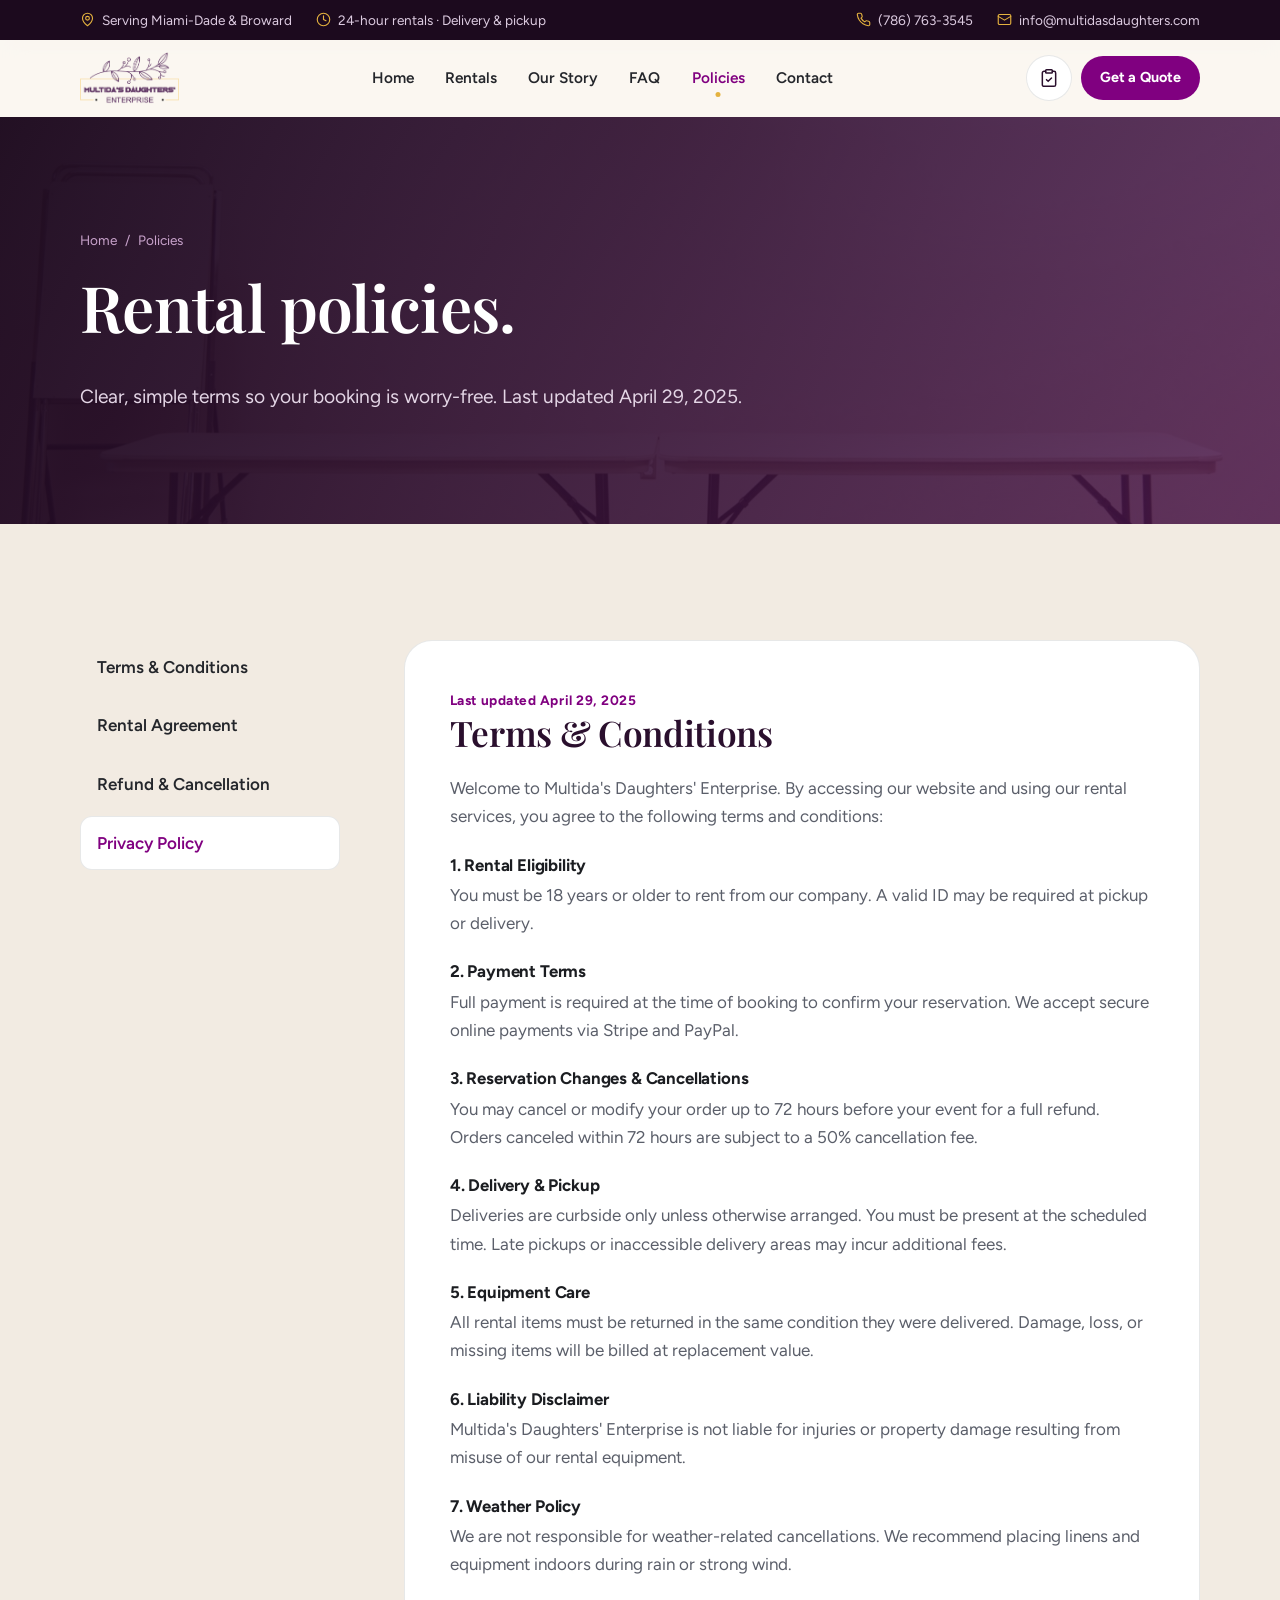
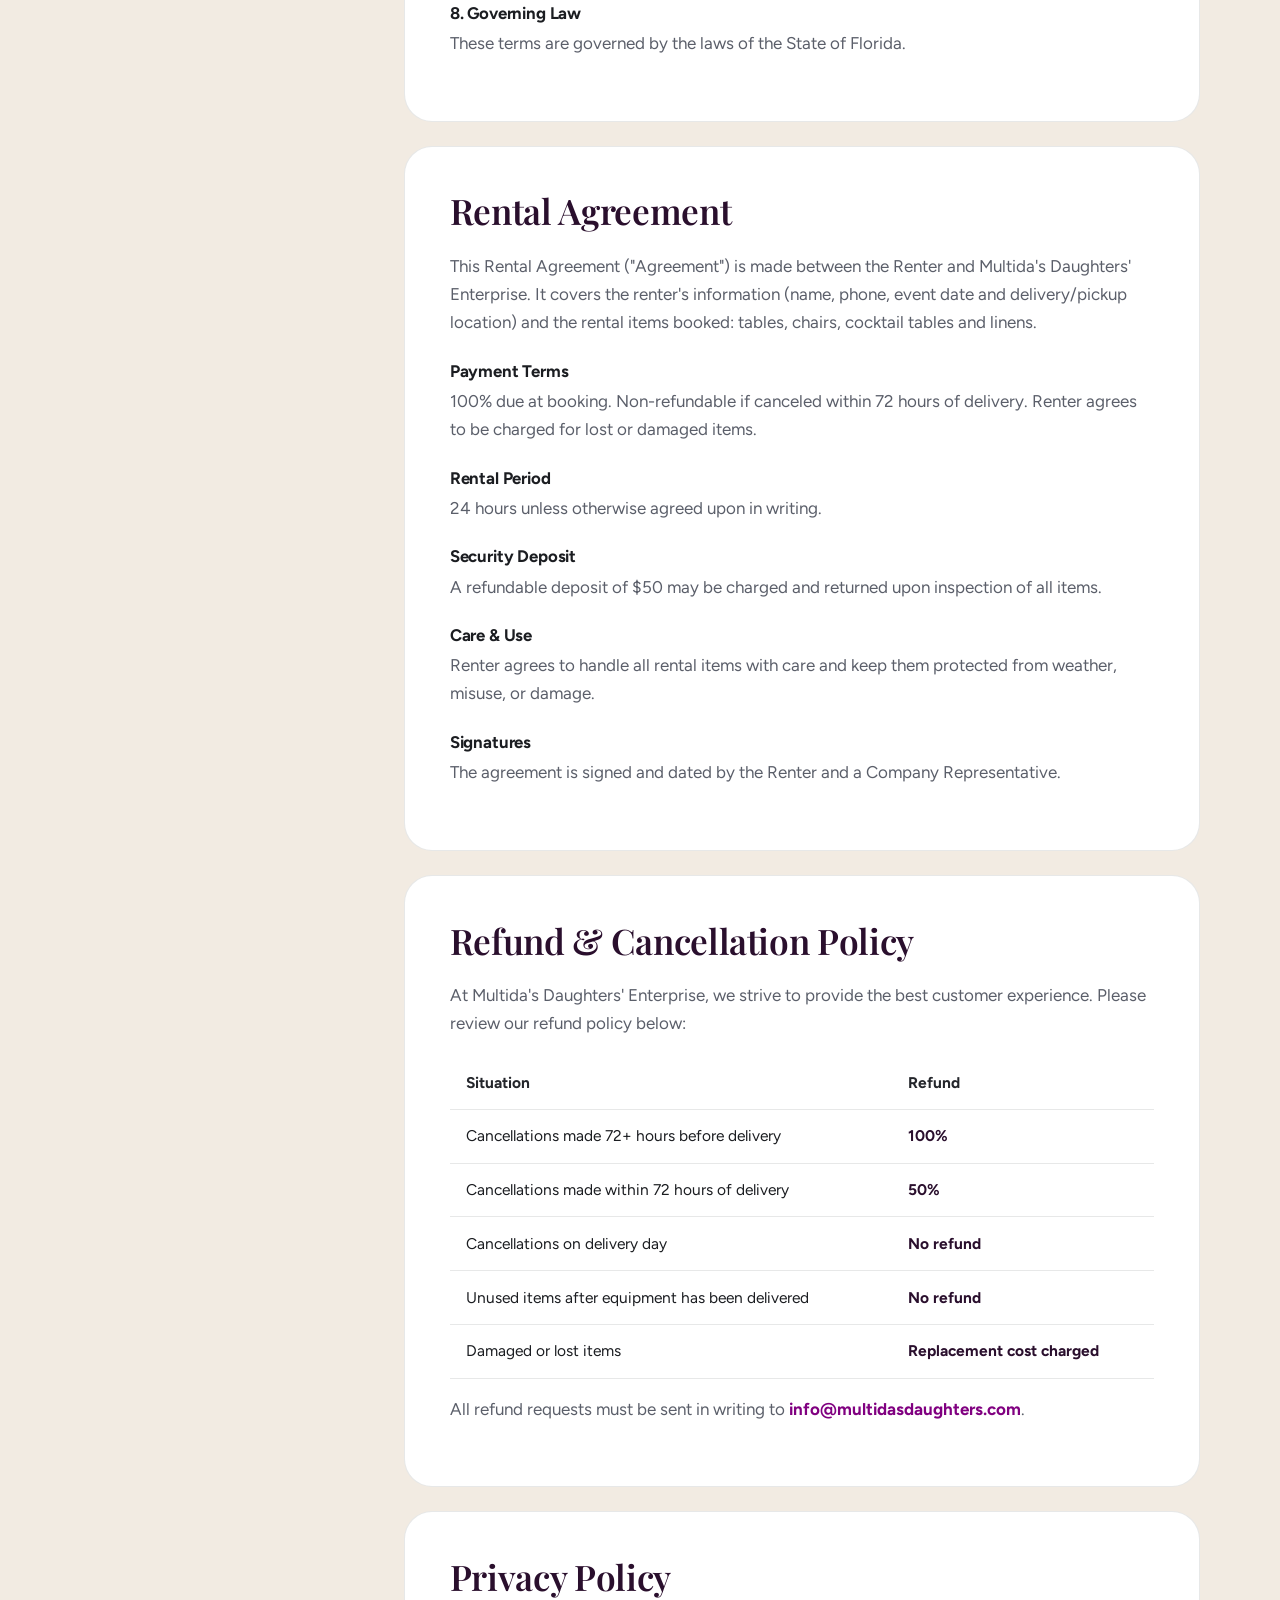
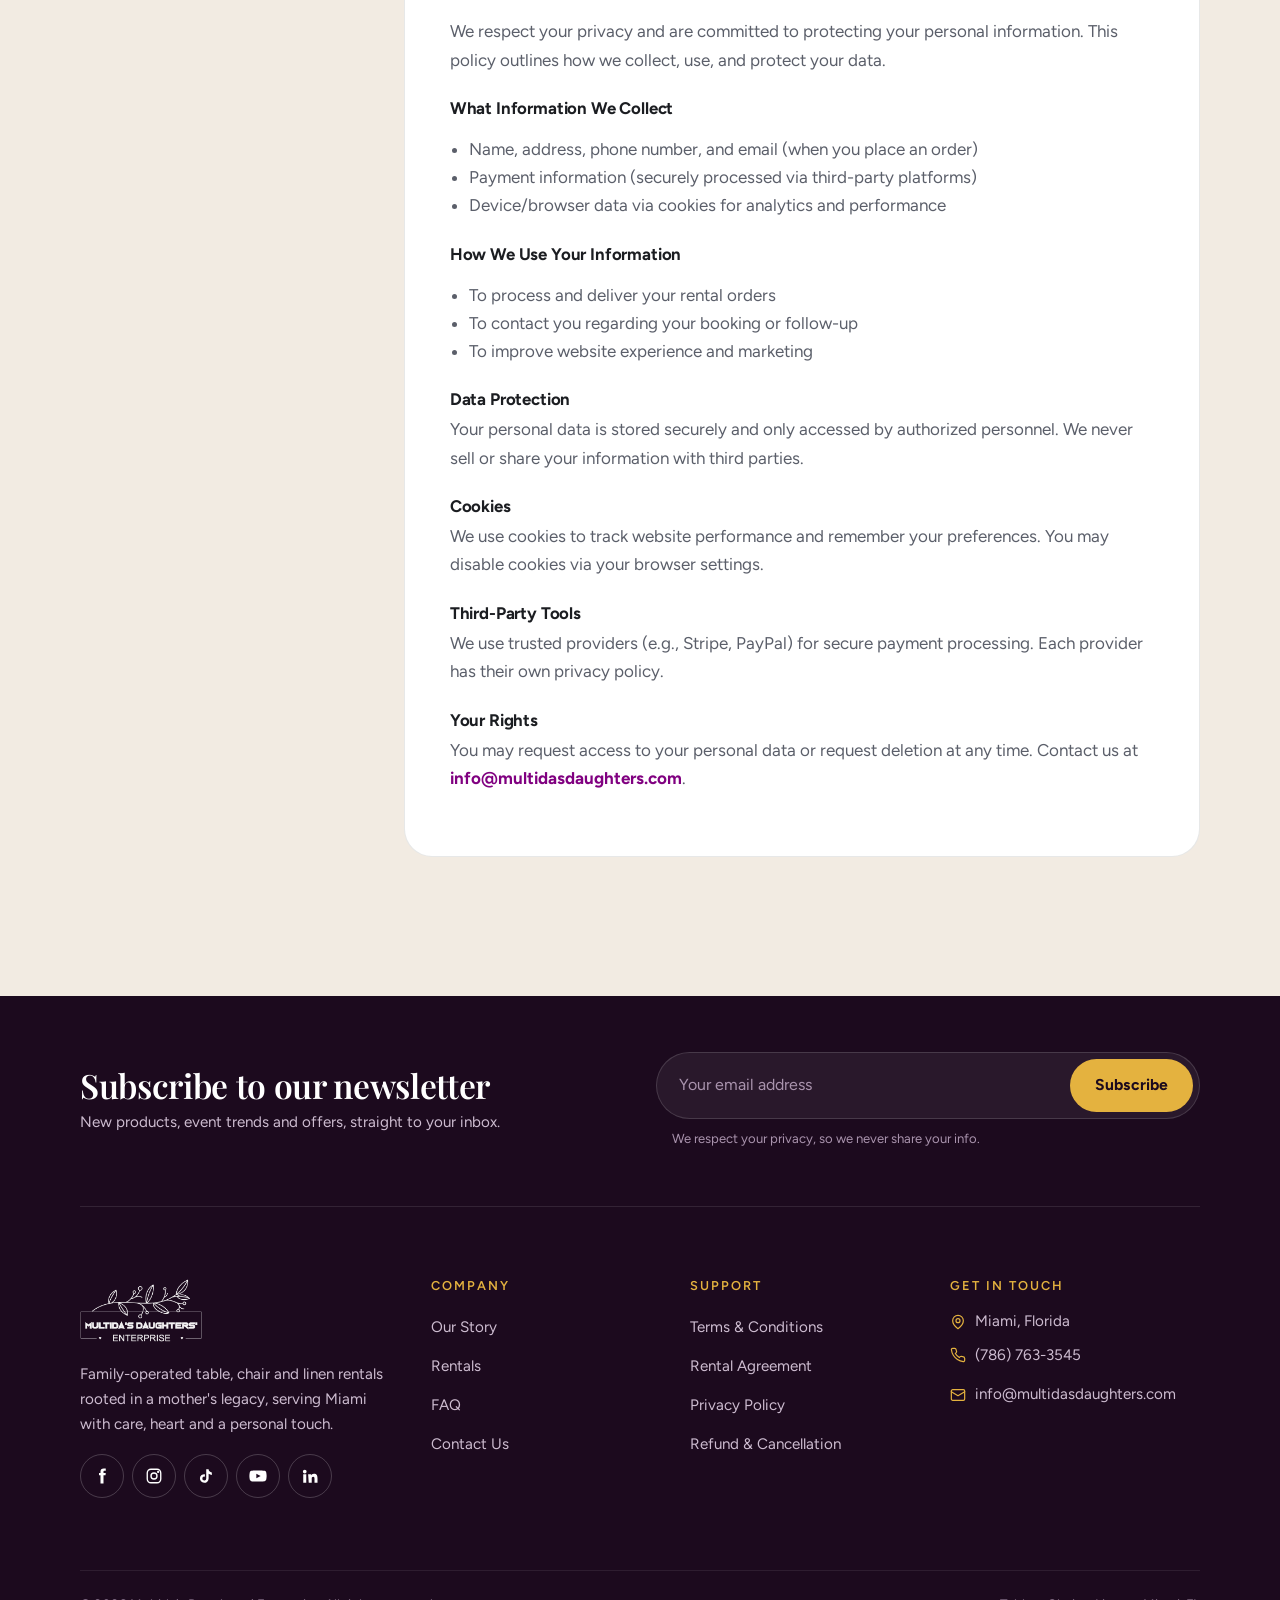
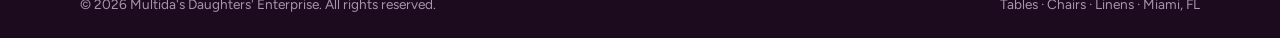
<file: policies.html>
<!doctype html>
<html lang="en" class="no-js">
<head>
<meta charset="utf-8">
<meta name="viewport" content="width=device-width, initial-scale=1, viewport-fit=cover">
<title>Policies | Terms, Rental Agreement, Refunds &amp; Privacy</title>
<meta name="description" content="Terms &amp; conditions, rental agreement, refund &amp; cancellation policy and privacy policy for Multida&#x27;s Daughters&#x27; Enterprise.">
<meta name="theme-color" content="#2a0f2d">
<meta property="og:title" content="Policies | Terms, Rental Agreement, Refunds &amp; Privacy">
<meta property="og:description" content="Terms &amp; conditions, rental agreement, refund &amp; cancellation policy and privacy policy for Multida&#x27;s Daughters&#x27; Enterprise.">
<meta property="og:type" content="website">
<meta property="og:image" content="assets/img/hero-event.jpg">
<link rel="icon" href="assets/img/favicon.jpg">
<link rel="apple-touch-icon" href="assets/img/favicon.jpg">
<link rel="preconnect" href="https://fonts.googleapis.com">
<link rel="preconnect" href="https://fonts.gstatic.com" crossorigin>
<link href="https://fonts.googleapis.com/css2?family=Figtree:wght@400;500;600;700;800&family=Playfair+Display:ital,wght@0,500;0,600;0,700;1,500;1,600&display=swap" rel="stylesheet">
<link rel="stylesheet" href="assets/css/styles.css">
<script>document.documentElement.classList.remove("no-js")</script>
</head>
<body>
<a class="skip-link" href="#main">Skip to content</a>
<div class="topbar">
  <div class="container">
    <div class="topbar__group"><span><svg viewBox="0 0 24 24" fill="none" stroke="currentColor" stroke-width="1.8" stroke-linecap="round" stroke-linejoin="round" aria-hidden="true"><path d="M20 10c0 6-8 12-8 12s-8-6-8-12a8 8 0 0 1 16 0z"/><circle cx="12" cy="10" r="3"/></svg>Serving Miami-Dade &amp; Broward</span><span><svg viewBox="0 0 24 24" fill="none" stroke="currentColor" stroke-width="1.8" stroke-linecap="round" stroke-linejoin="round" aria-hidden="true"><circle cx="12" cy="12" r="10"/><path d="M12 6v6l4 2"/></svg>24-hour rentals · Delivery &amp; pickup</span></div>
    <div class="topbar__group"><a href="tel:+17867633545"><svg viewBox="0 0 24 24" fill="none" stroke="currentColor" stroke-width="1.8" stroke-linecap="round" stroke-linejoin="round" aria-hidden="true"><path d="M22 16.9v3a2 2 0 0 1-2.2 2 19.8 19.8 0 0 1-8.6-3.1 19.5 19.5 0 0 1-6-6A19.8 19.8 0 0 1 2.1 4.2 2 2 0 0 1 4.1 2h3a2 2 0 0 1 2 1.7c.1.9.4 1.8.7 2.7a2 2 0 0 1-.5 2.1L8 9.8a16 16 0 0 0 6 6l1.3-1.3a2 2 0 0 1 2.1-.4c.9.3 1.8.6 2.7.7a2 2 0 0 1 1.7 2z"/></svg>(786) 763-3545</a><a href="mailto:info@multidasdaughters.com"><svg viewBox="0 0 24 24" fill="none" stroke="currentColor" stroke-width="1.8" stroke-linecap="round" stroke-linejoin="round" aria-hidden="true"><rect x="2" y="4" width="20" height="16" rx="2"/><path d="m22 7-10 6L2 7"/></svg>info@multidasdaughters.com</a></div>
  </div>
</div>
<header class="site-header">
  <div class="container">
    <a class="brand" href="index.html" aria-label="Multida's Daughters' Enterprise home"><img src="assets/img/logo.png" alt="Multida's Daughters' Enterprise" width="869" height="456"></a>
    <nav class="nav" aria-label="Main"><a href="index.html">Home</a><a href="rentals.html">Rentals</a><a href="about.html">Our Story</a><a href="faq.html">FAQ</a><a href="policies.html" aria-current="page">Policies</a><a href="contact.html">Contact</a></nav>
    <div class="header-actions">
      <a class="quote-pill" href="contact.html#quote" aria-label="View your quote list"><svg viewBox="0 0 24 24" fill="none" stroke="currentColor" stroke-width="1.8" stroke-linecap="round" stroke-linejoin="round" aria-hidden="true"><path d="M16 4h2a2 2 0 0 1 2 2v14a2 2 0 0 1-2 2H6a2 2 0 0 1-2-2V6a2 2 0 0 1 2-2h2"/><rect x="8" y="2" width="8" height="4" rx="1"/><path d="m9 14 2 2 4-4"/></svg><span class="quote-count">0</span></a>
      <a class="btn btn--sm" href="contact.html#quote">Get a Quote</a>
      <button class="menu-toggle" type="button" aria-label="Open menu" aria-expanded="false" aria-controls="drawer"><span></span></button>
    </div>
  </div>
</header>
<div class="drawer" id="drawer" aria-hidden="true">
  <nav aria-label="Mobile"><a href="index.html">Home<svg viewBox="0 0 24 24" fill="none" stroke="currentColor" stroke-width="1.8" stroke-linecap="round" stroke-linejoin="round" aria-hidden="true"><path d="M5 12h14M13 6l6 6-6 6"/></svg></a><a href="rentals.html">Rentals<svg viewBox="0 0 24 24" fill="none" stroke="currentColor" stroke-width="1.8" stroke-linecap="round" stroke-linejoin="round" aria-hidden="true"><path d="M5 12h14M13 6l6 6-6 6"/></svg></a><a href="about.html">Our Story<svg viewBox="0 0 24 24" fill="none" stroke="currentColor" stroke-width="1.8" stroke-linecap="round" stroke-linejoin="round" aria-hidden="true"><path d="M5 12h14M13 6l6 6-6 6"/></svg></a><a href="faq.html">FAQ<svg viewBox="0 0 24 24" fill="none" stroke="currentColor" stroke-width="1.8" stroke-linecap="round" stroke-linejoin="round" aria-hidden="true"><path d="M5 12h14M13 6l6 6-6 6"/></svg></a><a href="policies.html" aria-current="page">Policies<svg viewBox="0 0 24 24" fill="none" stroke="currentColor" stroke-width="1.8" stroke-linecap="round" stroke-linejoin="round" aria-hidden="true"><path d="M5 12h14M13 6l6 6-6 6"/></svg></a><a href="contact.html">Contact<svg viewBox="0 0 24 24" fill="none" stroke="currentColor" stroke-width="1.8" stroke-linecap="round" stroke-linejoin="round" aria-hidden="true"><path d="M5 12h14M13 6l6 6-6 6"/></svg></a></nav>
  <a class="btn btn--gold btn--block" href="contact.html#quote">Get a Free Quote</a>
  <div class="drawer__contact">
    <a href="tel:+17867633545"><svg viewBox="0 0 24 24" fill="none" stroke="currentColor" stroke-width="1.8" stroke-linecap="round" stroke-linejoin="round" aria-hidden="true"><path d="M22 16.9v3a2 2 0 0 1-2.2 2 19.8 19.8 0 0 1-8.6-3.1 19.5 19.5 0 0 1-6-6A19.8 19.8 0 0 1 2.1 4.2 2 2 0 0 1 4.1 2h3a2 2 0 0 1 2 1.7c.1.9.4 1.8.7 2.7a2 2 0 0 1-.5 2.1L8 9.8a16 16 0 0 0 6 6l1.3-1.3a2 2 0 0 1 2.1-.4c.9.3 1.8.6 2.7.7a2 2 0 0 1 1.7 2z"/></svg>(786) 763-3545</a>
    <a href="mailto:info@multidasdaughters.com"><svg viewBox="0 0 24 24" fill="none" stroke="currentColor" stroke-width="1.8" stroke-linecap="round" stroke-linejoin="round" aria-hidden="true"><rect x="2" y="4" width="20" height="16" rx="2"/><path d="m22 7-10 6L2 7"/></svg>info@multidasdaughters.com</a>
    <span style="display:flex;gap:.6rem;align-items:center"><svg viewBox="0 0 24 24" fill="none" stroke="currentColor" stroke-width="1.8" stroke-linecap="round" stroke-linejoin="round" aria-hidden="true" style="width:18px;height:18px;color:var(--plum)"><path d="M20 10c0 6-8 12-8 12s-8-6-8-12a8 8 0 0 1 16 0z"/><circle cx="12" cy="10" r="3"/></svg>Miami, Florida</span>
  </div>
</div>
<main id="main">
<section class="page-hero">
  <div class="page-hero__media"><img src="assets/img/tables-venue-sm.jpg" srcset="assets/img/tables-venue-sm.jpg 900w, assets/img/tables-venue.jpg 1800w" sizes="100vw" alt=""></div>
  <div class="container">
    <nav class="breadcrumbs" aria-label="Breadcrumb"><a href="index.html">Home</a><span aria-hidden="true">/</span><span>Policies</span></nav>
    <h1>Rental policies.</h1>
    <p>Clear, simple terms so your booking is worry-free. Last updated April 29, 2025.</p>
  </div>
</section>
<section class="section section--sand">
  <div class="container">
    <div class="policy-layout">
      <nav class="policy-nav" aria-label="Policies">
        <a href="#terms">Terms &amp; Conditions</a><a href="#agreement">Rental Agreement</a><a href="#refunds">Refund &amp; Cancellation</a><a href="#privacy">Privacy Policy</a>
      </nav>
      <div>
        <article class="policy" id="terms">
          <span class="updated">Last updated April 29, 2025</span>
          <h2>Terms &amp; Conditions</h2>
          <p>Welcome to Multida's Daughters' Enterprise. By accessing our website and using our rental services, you agree to the following terms and conditions:</p>
          <h3>1. Rental Eligibility</h3><p>You must be 18 years or older to rent from our company. A valid ID may be required at pickup or delivery.</p>
          <h3>2. Payment Terms</h3><p>Full payment is required at the time of booking to confirm your reservation. We accept secure online payments via Stripe and PayPal.</p>
          <h3>3. Reservation Changes &amp; Cancellations</h3><p>You may cancel or modify your order up to 72 hours before your event for a full refund. Orders canceled within 72 hours are subject to a 50% cancellation fee.</p>
          <h3>4. Delivery &amp; Pickup</h3><p>Deliveries are curbside only unless otherwise arranged. You must be present at the scheduled time. Late pickups or inaccessible delivery areas may incur additional fees.</p>
          <h3>5. Equipment Care</h3><p>All rental items must be returned in the same condition they were delivered. Damage, loss, or missing items will be billed at replacement value.</p>
          <h3>6. Liability Disclaimer</h3><p>Multida's Daughters' Enterprise is not liable for injuries or property damage resulting from misuse of our rental equipment.</p>
          <h3>7. Weather Policy</h3><p>We are not responsible for weather-related cancellations. We recommend placing linens and equipment indoors during rain or strong wind.</p>
          <h3>8. Governing Law</h3><p>These terms are governed by the laws of the State of Florida.</p>
        </article>
        <article class="policy" id="agreement">
          <h2>Rental Agreement</h2>
          <p>This Rental Agreement ("Agreement") is made between the Renter and Multida's Daughters' Enterprise. It covers the renter's information (name, phone, event date and delivery/pickup location) and the rental items booked: tables, chairs, cocktail tables and linens.</p>
          <h3>Payment Terms</h3><p>100% due at booking. Non-refundable if canceled within 72 hours of delivery. Renter agrees to be charged for lost or damaged items.</p>
          <h3>Rental Period</h3><p>24 hours unless otherwise agreed upon in writing.</p>
          <h3>Security Deposit</h3><p>A refundable deposit of $50 may be charged and returned upon inspection of all items.</p>
          <h3>Care &amp; Use</h3><p>Renter agrees to handle all rental items with care and keep them protected from weather, misuse, or damage.</p>
          <h3>Signatures</h3><p>The agreement is signed and dated by the Renter and a Company Representative.</p>
        </article>
        <article class="policy" id="refunds">
          <h2>Refund &amp; Cancellation Policy</h2>
          <p>At Multida's Daughters' Enterprise, we strive to provide the best customer experience. Please review our refund policy below:</p>
          <table class="policy-table">
            <thead><tr><th scope="col">Situation</th><th scope="col">Refund</th></tr></thead>
            <tbody>
              <tr><td>Cancellations made 72+ hours before delivery</td><td>100%</td></tr>
              <tr><td>Cancellations made within 72 hours of delivery</td><td>50%</td></tr>
              <tr><td>Cancellations on delivery day</td><td>No refund</td></tr>
              <tr><td>Unused items after equipment has been delivered</td><td>No refund</td></tr>
              <tr><td>Damaged or lost items</td><td>Replacement cost charged</td></tr>
            </tbody>
          </table>
          <p>All refund requests must be sent in writing to <a href="mailto:info@multidasdaughters.com" style="color:var(--plum);font-weight:700">info@multidasdaughters.com</a>.</p>
        </article>
        <article class="policy" id="privacy">
          <h2>Privacy Policy</h2>
          <p>We respect your privacy and are committed to protecting your personal information. This policy outlines how we collect, use, and protect your data.</p>
          <h3>What Information We Collect</h3><ul><li>Name, address, phone number, and email (when you place an order)</li><li>Payment information (securely processed via third-party platforms)</li><li>Device/browser data via cookies for analytics and performance</li></ul>
          <h3>How We Use Your Information</h3><ul><li>To process and deliver your rental orders</li><li>To contact you regarding your booking or follow-up</li><li>To improve website experience and marketing</li></ul>
          <h3>Data Protection</h3><p>Your personal data is stored securely and only accessed by authorized personnel. We never sell or share your information with third parties.</p>
          <h3>Cookies</h3><p>We use cookies to track website performance and remember your preferences. You may disable cookies via your browser settings.</p>
          <h3>Third-Party Tools</h3><p>We use trusted providers (e.g., Stripe, PayPal) for secure payment processing. Each provider has their own privacy policy.</p>
          <h3>Your Rights</h3><p>You may request access to your personal data or request deletion at any time. Contact us at <a href="mailto:info@multidasdaughters.com" style="color:var(--plum);font-weight:700">info@multidasdaughters.com</a>.</p>
        </article>
      </div>
    </div>
  </div>
</section>
</main>
<footer class="site-footer">
  <div class="container">
    <div class="newsletter">
      <div>
        <h2>Subscribe to our newsletter</h2>
        <p>New products, event trends and offers, straight to your inbox.</p>
      </div>
      <div>
        <form data-newsletter>
          <label class="visually-hidden" for="nl-email">Email address</label>
          <input id="nl-email" type="email" placeholder="Your email address" autocomplete="email" required>
          <button class="btn btn--gold" type="submit">Subscribe</button>
        </form>
        <small>We respect your privacy, so we never share your info.</small>
      </div>
    </div>
    <div class="footer-grid">
      <div class="footer-brand">
        <img src="assets/img/logo.png" alt="Multida's Daughters' Enterprise" width="869" height="456" loading="lazy">
        <p>Family-operated table, chair and linen rentals rooted in a mother's legacy, serving Miami with care, heart and a personal touch.</p>
        <div class="socials"><a href="https://www.facebook.com/multidasdaughters" target="_blank" rel="noopener" aria-label="Facebook"><svg viewBox="0 0 24 24" fill="currentColor" aria-hidden="true"><path d="M14 8V6.3c0-.8.2-1.3 1.4-1.3H17V2h-2.6C11.3 2 10 3.7 10 6.1V8H8v3h2v11h4V11h2.7l.3-3z"/></svg></a><a href="https://www.instagram.com/multidasdaughters" target="_blank" rel="noopener" aria-label="Instagram"><svg viewBox="0 0 24 24" fill="none" stroke="currentColor" stroke-width="1.8" aria-hidden="true"><rect x="3" y="3" width="18" height="18" rx="5"/><circle cx="12" cy="12" r="4"/><circle cx="17.5" cy="6.5" r=".6" fill="currentColor"/></svg></a><a href="https://www.tiktok.com/@multidasdaughters_" target="_blank" rel="noopener" aria-label="TikTok"><svg viewBox="0 0 24 24" fill="currentColor" aria-hidden="true"><path d="M16.6 5.8A4.3 4.3 0 0 1 15.5 3h-3.2v12.4a2.6 2.6 0 1 1-1.8-2.5V9.6a5.8 5.8 0 1 0 5 5.8V9.1a7.4 7.4 0 0 0 4.3 1.4V7.3a4.3 4.3 0 0 1-3.2-1.5z"/></svg></a><a href="https://www.youtube.com/@multidasdaughters" target="_blank" rel="noopener" aria-label="YouTube"><svg viewBox="0 0 24 24" fill="currentColor" aria-hidden="true"><path d="M23 7.2a3 3 0 0 0-2.1-2.1C19 4.6 12 4.6 12 4.6s-7 0-8.9.5A3 3 0 0 0 1 7.2 31 31 0 0 0 .5 12a31 31 0 0 0 .5 4.8 3 3 0 0 0 2.1 2.1c1.9.5 8.9.5 8.9.5s7 0 8.9-.5a3 3 0 0 0 2.1-2.1 31 31 0 0 0 .5-4.8 31 31 0 0 0-.5-4.8zM9.8 15.1V8.9l5.7 3.1z"/></svg></a><a href="https://www.linkedin.com/company/multidasdaughters" target="_blank" rel="noopener" aria-label="LinkedIn"><svg viewBox="0 0 24 24" fill="currentColor" aria-hidden="true"><path d="M4.98 3.5a2.5 2.5 0 1 1 0 5 2.5 2.5 0 0 1 0-5zM3 9.5h4V21H3zM9.5 9.5h3.8v1.6h.1c.5-1 1.8-2 3.8-2 4 0 4.8 2.6 4.8 6.1V21h-4v-5.1c0-1.2 0-2.8-1.7-2.8s-2 1.3-2 2.7V21h-4z"/></svg></a></div>
      </div>
      <div>
        <h4>Company</h4>
        <ul><li><a href="about.html">Our Story</a></li><li><a href="rentals.html">Rentals</a></li><li><a href="faq.html">FAQ</a></li><li><a href="contact.html">Contact Us</a></li></ul>
      </div>
      <div>
        <h4>Support</h4>
        <ul><li><a href="policies.html#terms">Terms &amp; Conditions</a></li><li><a href="policies.html#agreement">Rental Agreement</a></li><li><a href="policies.html#privacy">Privacy Policy</a></li><li><a href="policies.html#refunds">Refund &amp; Cancellation</a></li></ul>
      </div>
      <div>
        <h4>Get in touch</h4>
        <ul class="footer-contact">
          <li><svg viewBox="0 0 24 24" fill="none" stroke="currentColor" stroke-width="1.8" stroke-linecap="round" stroke-linejoin="round" aria-hidden="true"><path d="M20 10c0 6-8 12-8 12s-8-6-8-12a8 8 0 0 1 16 0z"/><circle cx="12" cy="10" r="3"/></svg><span>Miami, Florida</span></li>
          <li><svg viewBox="0 0 24 24" fill="none" stroke="currentColor" stroke-width="1.8" stroke-linecap="round" stroke-linejoin="round" aria-hidden="true"><path d="M22 16.9v3a2 2 0 0 1-2.2 2 19.8 19.8 0 0 1-8.6-3.1 19.5 19.5 0 0 1-6-6A19.8 19.8 0 0 1 2.1 4.2 2 2 0 0 1 4.1 2h3a2 2 0 0 1 2 1.7c.1.9.4 1.8.7 2.7a2 2 0 0 1-.5 2.1L8 9.8a16 16 0 0 0 6 6l1.3-1.3a2 2 0 0 1 2.1-.4c.9.3 1.8.6 2.7.7a2 2 0 0 1 1.7 2z"/></svg><a href="tel:+17867633545">(786) 763-3545</a></li>
          <li><svg viewBox="0 0 24 24" fill="none" stroke="currentColor" stroke-width="1.8" stroke-linecap="round" stroke-linejoin="round" aria-hidden="true"><rect x="2" y="4" width="20" height="16" rx="2"/><path d="m22 7-10 6L2 7"/></svg><a href="mailto:info@multidasdaughters.com">info@multidasdaughters.com</a></li>
        </ul>
      </div>
    </div>
    <div class="footer-bottom">
      <span>&copy; <span data-year>2025</span> Multida's Daughters' Enterprise. All rights reserved.</span>
      <span>Tables · Chairs · Linens · Miami, FL</span>
    </div>
  </div>
</footer>
<nav class="mobile-bar" aria-label="Quick actions">
  <a href="tel:+17867633545"><svg viewBox="0 0 24 24" fill="none" stroke="currentColor" stroke-width="1.8" stroke-linecap="round" stroke-linejoin="round" aria-hidden="true"><path d="M22 16.9v3a2 2 0 0 1-2.2 2 19.8 19.8 0 0 1-8.6-3.1 19.5 19.5 0 0 1-6-6A19.8 19.8 0 0 1 2.1 4.2 2 2 0 0 1 4.1 2h3a2 2 0 0 1 2 1.7c.1.9.4 1.8.7 2.7a2 2 0 0 1-.5 2.1L8 9.8a16 16 0 0 0 6 6l1.3-1.3a2 2 0 0 1 2.1-.4c.9.3 1.8.6 2.7.7a2 2 0 0 1 1.7 2z"/></svg>Call</a>
  <a href="sms:+17867633545"><svg viewBox="0 0 24 24" fill="none" stroke="currentColor" stroke-width="1.8" stroke-linecap="round" stroke-linejoin="round" aria-hidden="true"><rect x="2" y="4" width="20" height="16" rx="2"/><path d="m22 7-10 6L2 7"/></svg>Text</a>
  <a class="primary" href="contact.html#quote"><svg viewBox="0 0 24 24" fill="none" stroke="currentColor" stroke-width="1.8" stroke-linecap="round" stroke-linejoin="round" aria-hidden="true"><path d="M16 4h2a2 2 0 0 1 2 2v14a2 2 0 0 1-2 2H6a2 2 0 0 1-2-2V6a2 2 0 0 1 2-2h2"/><rect x="8" y="2" width="8" height="4" rx="1"/><path d="m9 14 2 2 4-4"/></svg>Get a Quote</a>
</nav>
<script src="assets/js/main.js" defer></script>
</body>
</html>
</file>
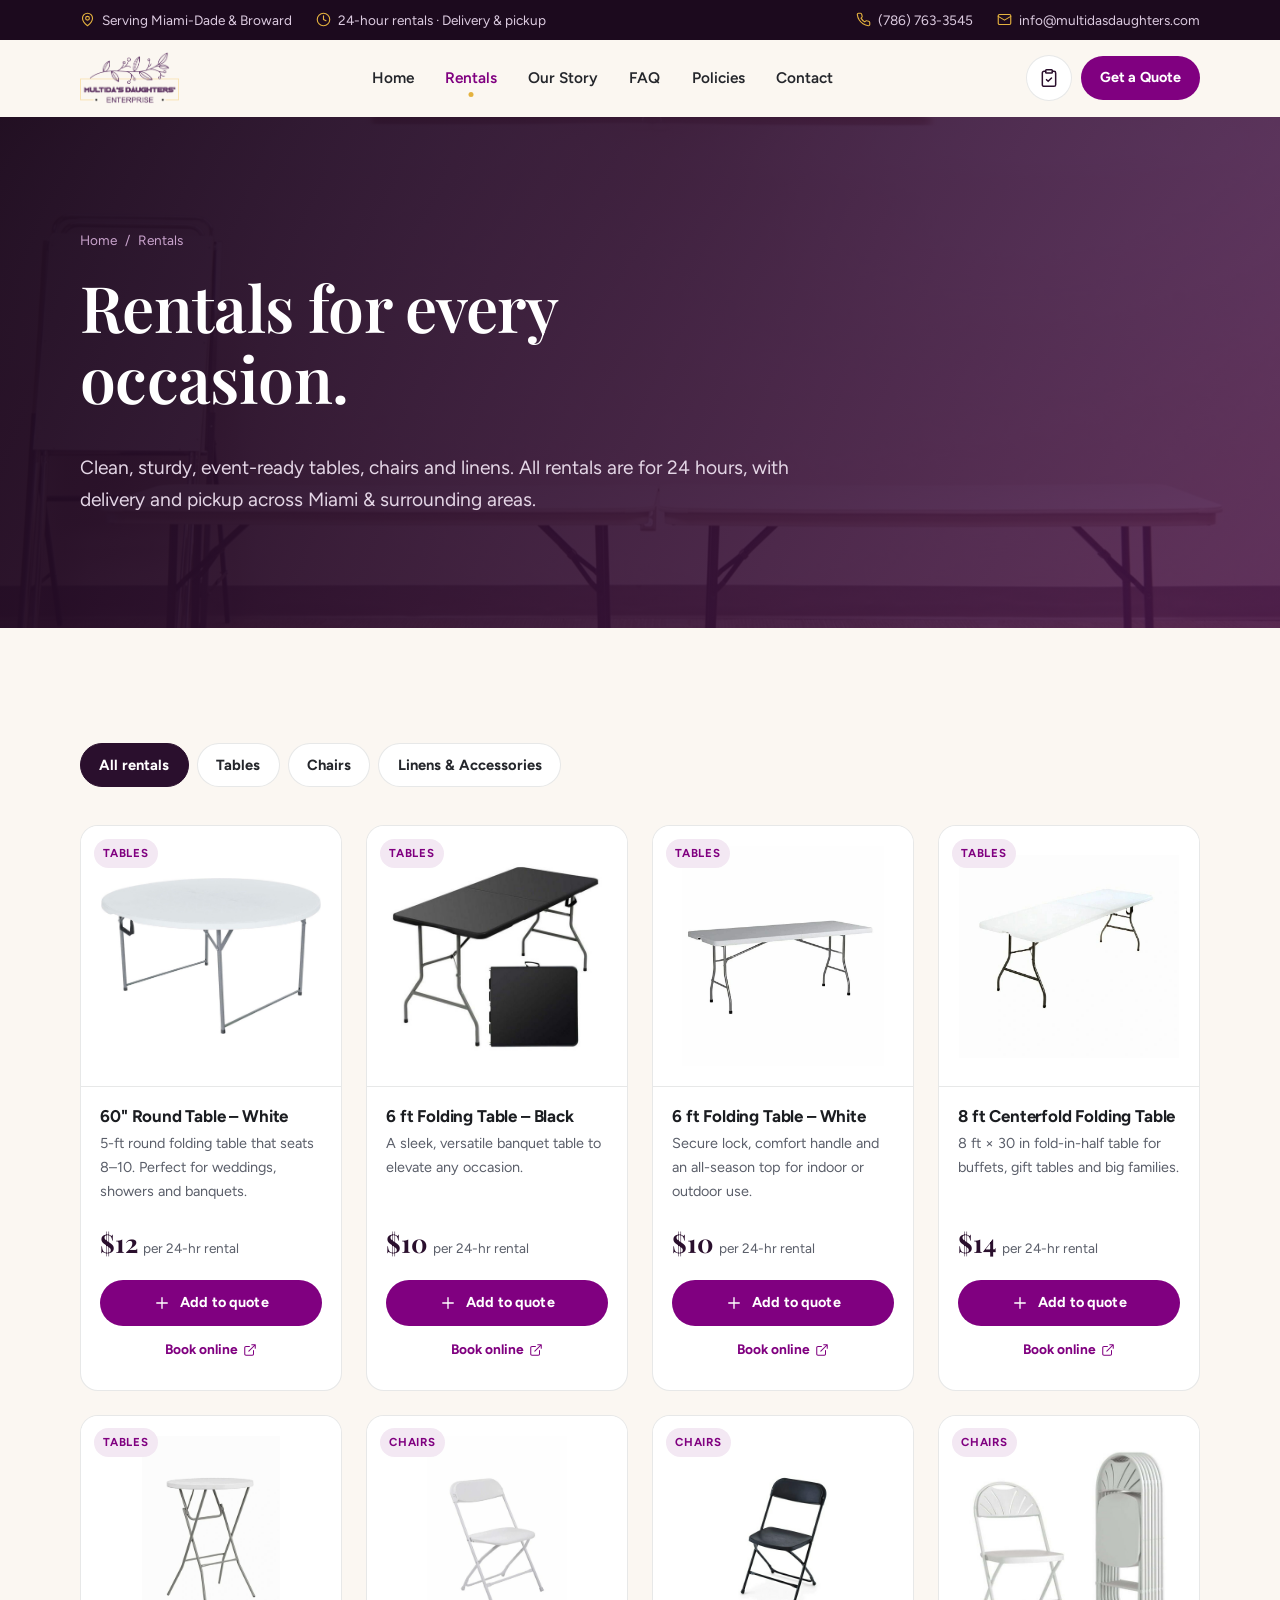
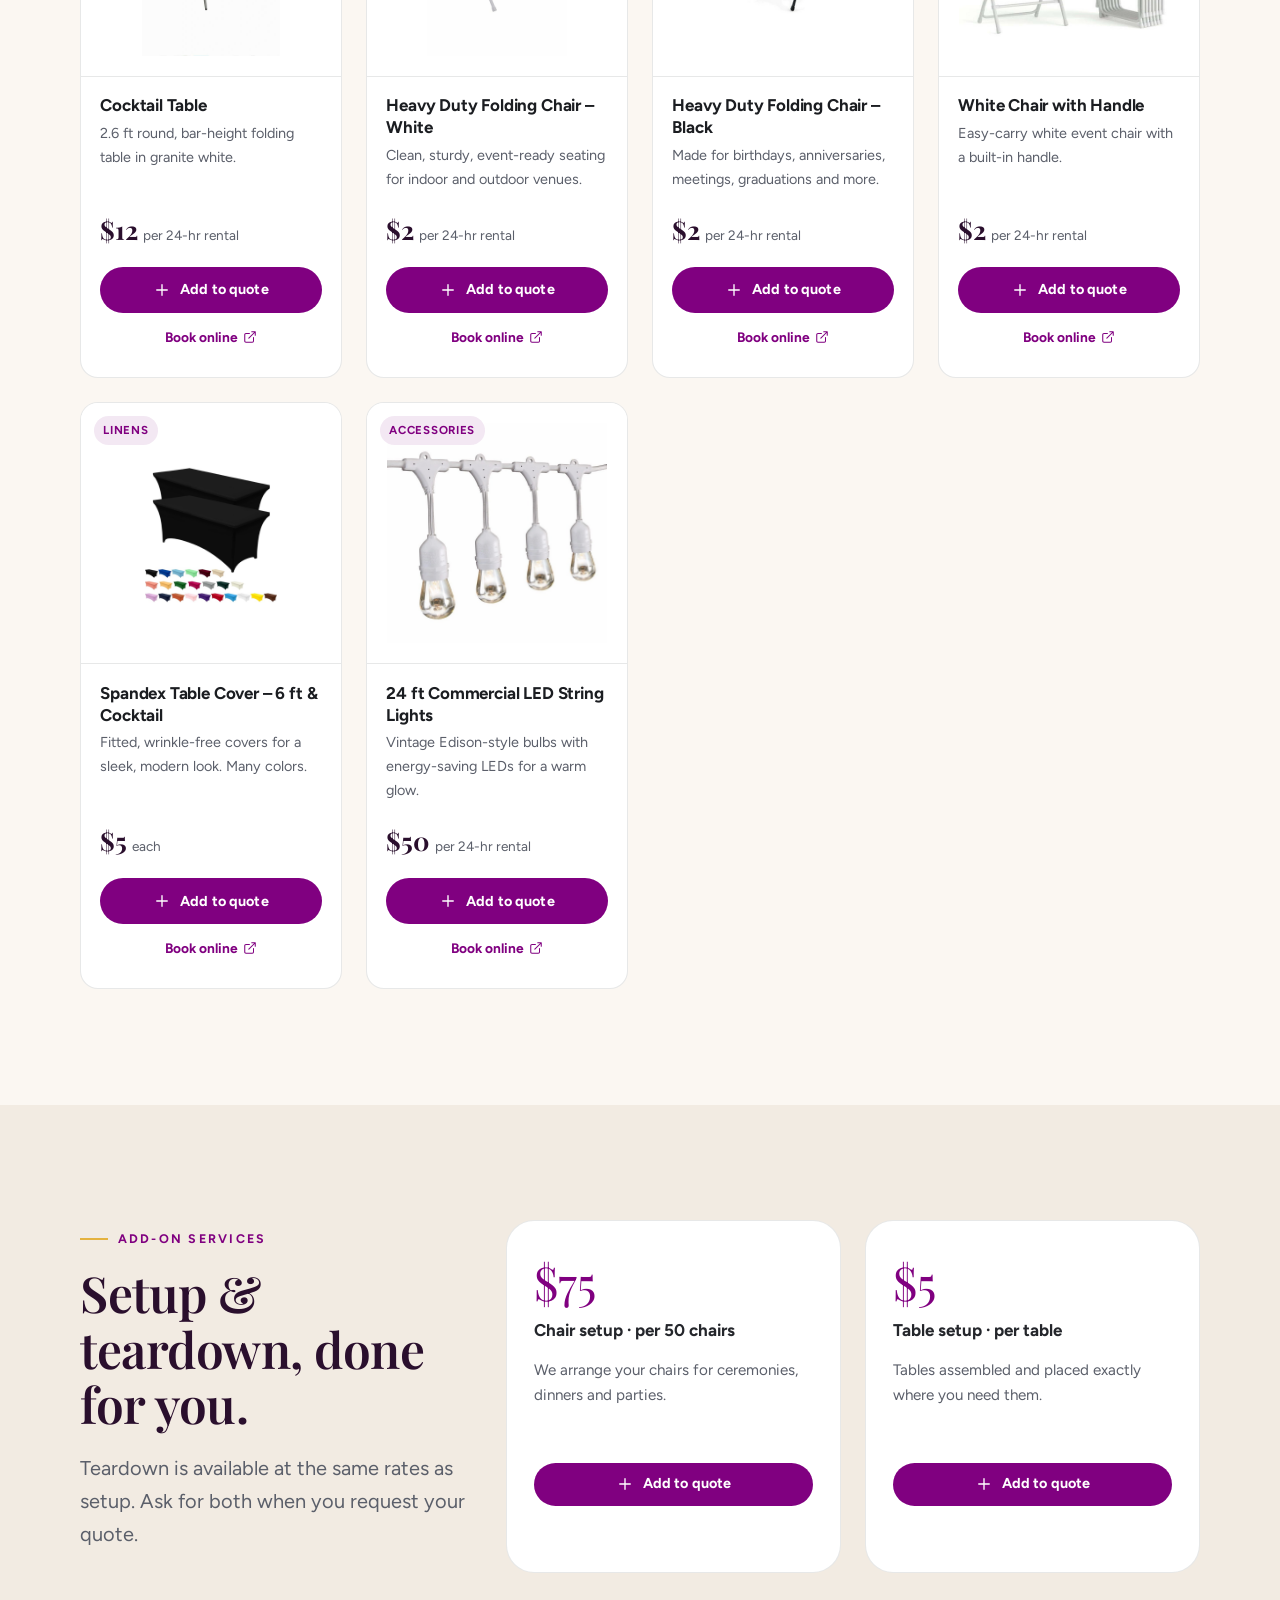
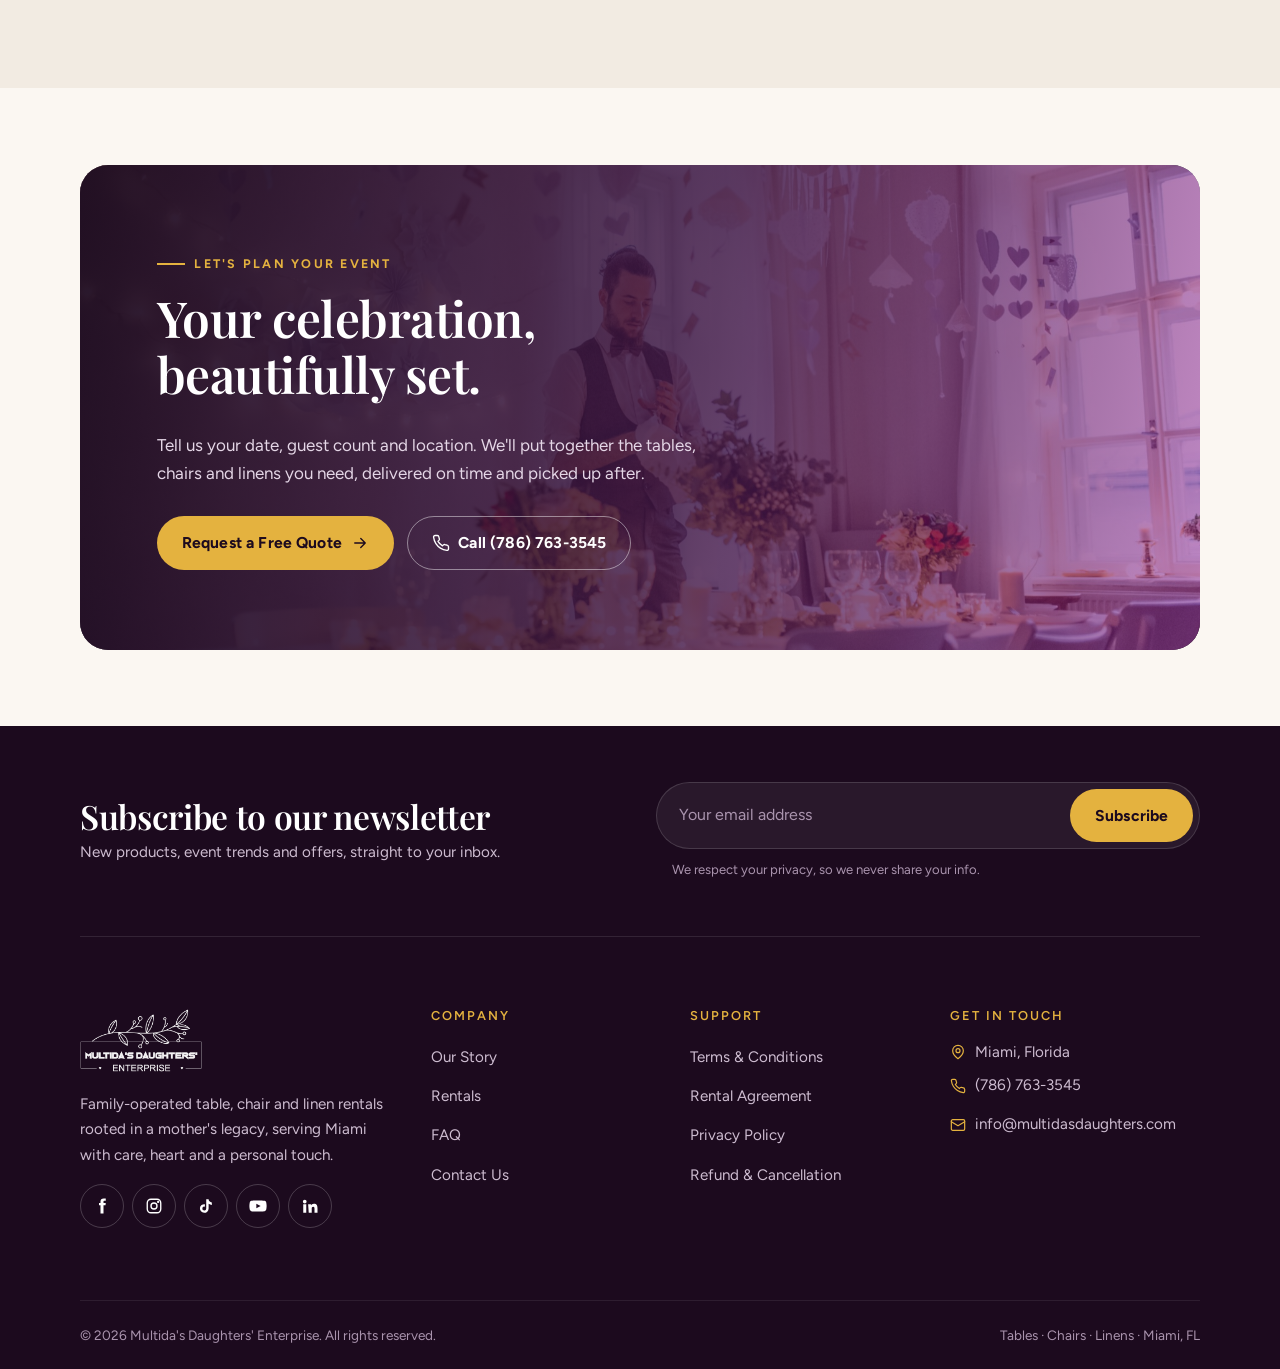
<file: rentals.html>
<!doctype html>
<html lang="en" class="no-js">
<head>
<meta charset="utf-8">
<meta name="viewport" content="width=device-width, initial-scale=1, viewport-fit=cover">
<title>Rentals | Tables, Chairs &amp; Linens in Miami | Multida&#x27;s Daughters&#x27;</title>
<meta name="description" content="Rent round, 6 ft, 8 ft and cocktail tables, heavy-duty folding chairs, spandex table covers and LED string lights in Miami.">
<meta name="theme-color" content="#2a0f2d">
<meta property="og:title" content="Rentals | Tables, Chairs &amp; Linens in Miami | Multida&#x27;s Daughters&#x27;">
<meta property="og:description" content="Rent round, 6 ft, 8 ft and cocktail tables, heavy-duty folding chairs, spandex table covers and LED string lights in Miami.">
<meta property="og:type" content="website">
<meta property="og:image" content="assets/img/hero-event.jpg">
<link rel="icon" href="assets/img/favicon.jpg">
<link rel="apple-touch-icon" href="assets/img/favicon.jpg">
<link rel="preconnect" href="https://fonts.googleapis.com">
<link rel="preconnect" href="https://fonts.gstatic.com" crossorigin>
<link href="https://fonts.googleapis.com/css2?family=Figtree:wght@400;500;600;700;800&family=Playfair+Display:ital,wght@0,500;0,600;0,700;1,500;1,600&display=swap" rel="stylesheet">
<link rel="stylesheet" href="assets/css/styles.css">
<script>document.documentElement.classList.remove("no-js")</script>
</head>
<body>
<a class="skip-link" href="#main">Skip to content</a>
<div class="topbar">
  <div class="container">
    <div class="topbar__group"><span><svg viewBox="0 0 24 24" fill="none" stroke="currentColor" stroke-width="1.8" stroke-linecap="round" stroke-linejoin="round" aria-hidden="true"><path d="M20 10c0 6-8 12-8 12s-8-6-8-12a8 8 0 0 1 16 0z"/><circle cx="12" cy="10" r="3"/></svg>Serving Miami-Dade &amp; Broward</span><span><svg viewBox="0 0 24 24" fill="none" stroke="currentColor" stroke-width="1.8" stroke-linecap="round" stroke-linejoin="round" aria-hidden="true"><circle cx="12" cy="12" r="10"/><path d="M12 6v6l4 2"/></svg>24-hour rentals · Delivery &amp; pickup</span></div>
    <div class="topbar__group"><a href="tel:+17867633545"><svg viewBox="0 0 24 24" fill="none" stroke="currentColor" stroke-width="1.8" stroke-linecap="round" stroke-linejoin="round" aria-hidden="true"><path d="M22 16.9v3a2 2 0 0 1-2.2 2 19.8 19.8 0 0 1-8.6-3.1 19.5 19.5 0 0 1-6-6A19.8 19.8 0 0 1 2.1 4.2 2 2 0 0 1 4.1 2h3a2 2 0 0 1 2 1.7c.1.9.4 1.8.7 2.7a2 2 0 0 1-.5 2.1L8 9.8a16 16 0 0 0 6 6l1.3-1.3a2 2 0 0 1 2.1-.4c.9.3 1.8.6 2.7.7a2 2 0 0 1 1.7 2z"/></svg>(786) 763-3545</a><a href="mailto:info@multidasdaughters.com"><svg viewBox="0 0 24 24" fill="none" stroke="currentColor" stroke-width="1.8" stroke-linecap="round" stroke-linejoin="round" aria-hidden="true"><rect x="2" y="4" width="20" height="16" rx="2"/><path d="m22 7-10 6L2 7"/></svg>info@multidasdaughters.com</a></div>
  </div>
</div>
<header class="site-header">
  <div class="container">
    <a class="brand" href="index.html" aria-label="Multida's Daughters' Enterprise home"><img src="assets/img/logo.png" alt="Multida's Daughters' Enterprise" width="869" height="456"></a>
    <nav class="nav" aria-label="Main"><a href="index.html">Home</a><a href="rentals.html" aria-current="page">Rentals</a><a href="about.html">Our Story</a><a href="faq.html">FAQ</a><a href="policies.html">Policies</a><a href="contact.html">Contact</a></nav>
    <div class="header-actions">
      <a class="quote-pill" href="contact.html#quote" aria-label="View your quote list"><svg viewBox="0 0 24 24" fill="none" stroke="currentColor" stroke-width="1.8" stroke-linecap="round" stroke-linejoin="round" aria-hidden="true"><path d="M16 4h2a2 2 0 0 1 2 2v14a2 2 0 0 1-2 2H6a2 2 0 0 1-2-2V6a2 2 0 0 1 2-2h2"/><rect x="8" y="2" width="8" height="4" rx="1"/><path d="m9 14 2 2 4-4"/></svg><span class="quote-count">0</span></a>
      <a class="btn btn--sm" href="contact.html#quote">Get a Quote</a>
      <button class="menu-toggle" type="button" aria-label="Open menu" aria-expanded="false" aria-controls="drawer"><span></span></button>
    </div>
  </div>
</header>
<div class="drawer" id="drawer" aria-hidden="true">
  <nav aria-label="Mobile"><a href="index.html">Home<svg viewBox="0 0 24 24" fill="none" stroke="currentColor" stroke-width="1.8" stroke-linecap="round" stroke-linejoin="round" aria-hidden="true"><path d="M5 12h14M13 6l6 6-6 6"/></svg></a><a href="rentals.html" aria-current="page">Rentals<svg viewBox="0 0 24 24" fill="none" stroke="currentColor" stroke-width="1.8" stroke-linecap="round" stroke-linejoin="round" aria-hidden="true"><path d="M5 12h14M13 6l6 6-6 6"/></svg></a><a href="about.html">Our Story<svg viewBox="0 0 24 24" fill="none" stroke="currentColor" stroke-width="1.8" stroke-linecap="round" stroke-linejoin="round" aria-hidden="true"><path d="M5 12h14M13 6l6 6-6 6"/></svg></a><a href="faq.html">FAQ<svg viewBox="0 0 24 24" fill="none" stroke="currentColor" stroke-width="1.8" stroke-linecap="round" stroke-linejoin="round" aria-hidden="true"><path d="M5 12h14M13 6l6 6-6 6"/></svg></a><a href="policies.html">Policies<svg viewBox="0 0 24 24" fill="none" stroke="currentColor" stroke-width="1.8" stroke-linecap="round" stroke-linejoin="round" aria-hidden="true"><path d="M5 12h14M13 6l6 6-6 6"/></svg></a><a href="contact.html">Contact<svg viewBox="0 0 24 24" fill="none" stroke="currentColor" stroke-width="1.8" stroke-linecap="round" stroke-linejoin="round" aria-hidden="true"><path d="M5 12h14M13 6l6 6-6 6"/></svg></a></nav>
  <a class="btn btn--gold btn--block" href="contact.html#quote">Get a Free Quote</a>
  <div class="drawer__contact">
    <a href="tel:+17867633545"><svg viewBox="0 0 24 24" fill="none" stroke="currentColor" stroke-width="1.8" stroke-linecap="round" stroke-linejoin="round" aria-hidden="true"><path d="M22 16.9v3a2 2 0 0 1-2.2 2 19.8 19.8 0 0 1-8.6-3.1 19.5 19.5 0 0 1-6-6A19.8 19.8 0 0 1 2.1 4.2 2 2 0 0 1 4.1 2h3a2 2 0 0 1 2 1.7c.1.9.4 1.8.7 2.7a2 2 0 0 1-.5 2.1L8 9.8a16 16 0 0 0 6 6l1.3-1.3a2 2 0 0 1 2.1-.4c.9.3 1.8.6 2.7.7a2 2 0 0 1 1.7 2z"/></svg>(786) 763-3545</a>
    <a href="mailto:info@multidasdaughters.com"><svg viewBox="0 0 24 24" fill="none" stroke="currentColor" stroke-width="1.8" stroke-linecap="round" stroke-linejoin="round" aria-hidden="true"><rect x="2" y="4" width="20" height="16" rx="2"/><path d="m22 7-10 6L2 7"/></svg>info@multidasdaughters.com</a>
    <span style="display:flex;gap:.6rem;align-items:center"><svg viewBox="0 0 24 24" fill="none" stroke="currentColor" stroke-width="1.8" stroke-linecap="round" stroke-linejoin="round" aria-hidden="true" style="width:18px;height:18px;color:var(--plum)"><path d="M20 10c0 6-8 12-8 12s-8-6-8-12a8 8 0 0 1 16 0z"/><circle cx="12" cy="10" r="3"/></svg>Miami, Florida</span>
  </div>
</div>
<main id="main">
<section class="page-hero">
  <div class="page-hero__media"><img src="assets/img/tables-venue-sm.jpg" srcset="assets/img/tables-venue-sm.jpg 900w, assets/img/tables-venue.jpg 1800w" sizes="100vw" alt=""></div>
  <div class="container">
    <nav class="breadcrumbs" aria-label="Breadcrumb"><a href="index.html">Home</a><span aria-hidden="true">/</span><span>Rentals</span></nav>
    <h1>Rentals for every occasion.</h1>
    <p>Clean, sturdy, event-ready tables, chairs and linens. All rentals are for 24 hours, with delivery and pickup across Miami &amp; surrounding areas.</p>
  </div>
</section>
<section class="section">
  <div class="container">
    <div class="filters" role="toolbar" aria-label="Filter rentals">
      <button class="filter" type="button" data-filter="all" aria-pressed="true">All rentals</button>
      <button class="filter" type="button" data-filter="tables" aria-pressed="false">Tables</button>
      <button class="filter" type="button" data-filter="chairs" aria-pressed="false">Chairs</button>
      <button class="filter" type="button" data-filter="linens" aria-pressed="false">Linens &amp; Accessories</button>
    </div>
    <div class="product-grid">
      <article class="product reveal" data-category="tables">
  <div class="product__media"><span class="product__tag">Tables</span><img src="assets/img/round-table.jpg" alt="60&quot; Round Table – White" loading="lazy"></div>
  <div class="product__body">
    <h3>60&quot; Round Table – White</h3>
    <p>5-ft round folding table that seats 8–10. Perfect for weddings, showers and banquets.</p>
    <div class="product__price"><strong>$12</strong><span>per 24-hr rental</span></div>
    <div class="product__actions">
      <button class="btn btn--sm" type="button" data-add-quote data-id="round-60" data-name="60&quot; Round Table – White" data-price="12" data-img="assets/img/round-table.jpg" data-unit="per 24-hr rental"><svg viewBox="0 0 24 24" fill="none" stroke="currentColor" stroke-width="1.8" stroke-linecap="round" stroke-linejoin="round" aria-hidden="true"><path d="M12 5v14M5 12h14"/></svg><span class="label">Add to quote</span></button>
      <a class="product__book" href="https://multidasdaughters.com/product/60-inch-round-table-rental-white/" target="_blank" rel="noopener">Book online <svg viewBox="0 0 24 24" fill="none" stroke="currentColor" stroke-width="1.8" stroke-linecap="round" stroke-linejoin="round" aria-hidden="true"><path d="M18 13v6a2 2 0 0 1-2 2H5a2 2 0 0 1-2-2V8a2 2 0 0 1 2-2h6M15 3h6v6M10 14 21 3"/></svg><span class="visually-hidden"> (opens the online store)</span></a>
    </div>
  </div>
</article><article class="product reveal reveal-delay-1" data-category="tables">
  <div class="product__media"><span class="product__tag">Tables</span><img src="assets/img/table-6ft-black.jpg" alt="6 ft Folding Table – Black" loading="lazy"></div>
  <div class="product__body">
    <h3>6 ft Folding Table – Black</h3>
    <p>A sleek, versatile banquet table to elevate any occasion.</p>
    <div class="product__price"><strong>$10</strong><span>per 24-hr rental</span></div>
    <div class="product__actions">
      <button class="btn btn--sm" type="button" data-add-quote data-id="table-6-black" data-name="6 ft Folding Table – Black" data-price="10" data-img="assets/img/table-6ft-black.jpg" data-unit="per 24-hr rental"><svg viewBox="0 0 24 24" fill="none" stroke="currentColor" stroke-width="1.8" stroke-linecap="round" stroke-linejoin="round" aria-hidden="true"><path d="M12 5v14M5 12h14"/></svg><span class="label">Add to quote</span></button>
      <a class="product__book" href="https://multidasdaughters.com/product/black-6ft-plastic-folding-table/" target="_blank" rel="noopener">Book online <svg viewBox="0 0 24 24" fill="none" stroke="currentColor" stroke-width="1.8" stroke-linecap="round" stroke-linejoin="round" aria-hidden="true"><path d="M18 13v6a2 2 0 0 1-2 2H5a2 2 0 0 1-2-2V8a2 2 0 0 1 2-2h6M15 3h6v6M10 14 21 3"/></svg><span class="visually-hidden"> (opens the online store)</span></a>
    </div>
  </div>
</article><article class="product reveal reveal-delay-2" data-category="tables">
  <div class="product__media"><span class="product__tag">Tables</span><img src="assets/img/table-6ft.jpg" alt="6 ft Folding Table – White" loading="lazy"></div>
  <div class="product__body">
    <h3>6 ft Folding Table – White</h3>
    <p>Secure lock, comfort handle and an all-season top for indoor or outdoor use.</p>
    <div class="product__price"><strong>$10</strong><span>per 24-hr rental</span></div>
    <div class="product__actions">
      <button class="btn btn--sm" type="button" data-add-quote data-id="table-6-white" data-name="6 ft Folding Table – White" data-price="10" data-img="assets/img/table-6ft.jpg" data-unit="per 24-hr rental"><svg viewBox="0 0 24 24" fill="none" stroke="currentColor" stroke-width="1.8" stroke-linecap="round" stroke-linejoin="round" aria-hidden="true"><path d="M12 5v14M5 12h14"/></svg><span class="label">Add to quote</span></button>
      <a class="product__book" href="https://multidasdaughters.com/product/6ft-foldable-table/" target="_blank" rel="noopener">Book online <svg viewBox="0 0 24 24" fill="none" stroke="currentColor" stroke-width="1.8" stroke-linecap="round" stroke-linejoin="round" aria-hidden="true"><path d="M18 13v6a2 2 0 0 1-2 2H5a2 2 0 0 1-2-2V8a2 2 0 0 1 2-2h6M15 3h6v6M10 14 21 3"/></svg><span class="visually-hidden"> (opens the online store)</span></a>
    </div>
  </div>
</article><article class="product reveal reveal-delay-3" data-category="tables">
  <div class="product__media"><span class="product__tag">Tables</span><img src="assets/img/table-8ft.jpg" alt="8 ft Centerfold Folding Table" loading="lazy"></div>
  <div class="product__body">
    <h3>8 ft Centerfold Folding Table</h3>
    <p>8 ft × 30 in fold-in-half table for buffets, gift tables and big families.</p>
    <div class="product__price"><strong>$14</strong><span>per 24-hr rental</span></div>
    <div class="product__actions">
      <button class="btn btn--sm" type="button" data-add-quote data-id="table-8" data-name="8 ft Centerfold Folding Table" data-price="14" data-img="assets/img/table-8ft.jpg" data-unit="per 24-hr rental"><svg viewBox="0 0 24 24" fill="none" stroke="currentColor" stroke-width="1.8" stroke-linecap="round" stroke-linejoin="round" aria-hidden="true"><path d="M12 5v14M5 12h14"/></svg><span class="label">Add to quote</span></button>
      <a class="product__book" href="https://multidasdaughters.com/product/8ft-foot-centerfold-folding-table-white/" target="_blank" rel="noopener">Book online <svg viewBox="0 0 24 24" fill="none" stroke="currentColor" stroke-width="1.8" stroke-linecap="round" stroke-linejoin="round" aria-hidden="true"><path d="M18 13v6a2 2 0 0 1-2 2H5a2 2 0 0 1-2-2V8a2 2 0 0 1 2-2h6M15 3h6v6M10 14 21 3"/></svg><span class="visually-hidden"> (opens the online store)</span></a>
    </div>
  </div>
</article><article class="product reveal" data-category="tables">
  <div class="product__media"><span class="product__tag">Tables</span><img src="assets/img/cocktail-table.jpg" alt="Cocktail Table" loading="lazy"></div>
  <div class="product__body">
    <h3>Cocktail Table</h3>
    <p>2.6 ft round, bar-height folding table in granite white.</p>
    <div class="product__price"><strong>$12</strong><span>per 24-hr rental</span></div>
    <div class="product__actions">
      <button class="btn btn--sm" type="button" data-add-quote data-id="cocktail" data-name="Cocktail Table" data-price="12" data-img="assets/img/cocktail-table.jpg" data-unit="per 24-hr rental"><svg viewBox="0 0 24 24" fill="none" stroke="currentColor" stroke-width="1.8" stroke-linecap="round" stroke-linejoin="round" aria-hidden="true"><path d="M12 5v14M5 12h14"/></svg><span class="label">Add to quote</span></button>
      <a class="product__book" href="https://multidasdaughters.com/product/table/" target="_blank" rel="noopener">Book online <svg viewBox="0 0 24 24" fill="none" stroke="currentColor" stroke-width="1.8" stroke-linecap="round" stroke-linejoin="round" aria-hidden="true"><path d="M18 13v6a2 2 0 0 1-2 2H5a2 2 0 0 1-2-2V8a2 2 0 0 1 2-2h6M15 3h6v6M10 14 21 3"/></svg><span class="visually-hidden"> (opens the online store)</span></a>
    </div>
  </div>
</article><article class="product reveal reveal-delay-1" data-category="chairs">
  <div class="product__media"><span class="product__tag">Chairs</span><img src="assets/img/chair-white.jpg" alt="Heavy Duty Folding Chair – White" loading="lazy"></div>
  <div class="product__body">
    <h3>Heavy Duty Folding Chair – White</h3>
    <p>Clean, sturdy, event-ready seating for indoor and outdoor venues.</p>
    <div class="product__price"><strong>$2</strong><span>per 24-hr rental</span></div>
    <div class="product__actions">
      <button class="btn btn--sm" type="button" data-add-quote data-id="chair-white" data-name="Heavy Duty Folding Chair – White" data-price="2" data-img="assets/img/chair-white.jpg" data-unit="per 24-hr rental"><svg viewBox="0 0 24 24" fill="none" stroke="currentColor" stroke-width="1.8" stroke-linecap="round" stroke-linejoin="round" aria-hidden="true"><path d="M12 5v14M5 12h14"/></svg><span class="label">Add to quote</span></button>
      <a class="product__book" href="https://multidasdaughters.com/product/modern-white-chair/" target="_blank" rel="noopener">Book online <svg viewBox="0 0 24 24" fill="none" stroke="currentColor" stroke-width="1.8" stroke-linecap="round" stroke-linejoin="round" aria-hidden="true"><path d="M18 13v6a2 2 0 0 1-2 2H5a2 2 0 0 1-2-2V8a2 2 0 0 1 2-2h6M15 3h6v6M10 14 21 3"/></svg><span class="visually-hidden"> (opens the online store)</span></a>
    </div>
  </div>
</article><article class="product reveal reveal-delay-2" data-category="chairs">
  <div class="product__media"><span class="product__tag">Chairs</span><img src="assets/img/chair-black.jpg" alt="Heavy Duty Folding Chair – Black" loading="lazy"></div>
  <div class="product__body">
    <h3>Heavy Duty Folding Chair – Black</h3>
    <p>Made for birthdays, anniversaries, meetings, graduations and more.</p>
    <div class="product__price"><strong>$2</strong><span>per 24-hr rental</span></div>
    <div class="product__actions">
      <button class="btn btn--sm" type="button" data-add-quote data-id="chair-black" data-name="Heavy Duty Folding Chair – Black" data-price="2" data-img="assets/img/chair-black.jpg" data-unit="per 24-hr rental"><svg viewBox="0 0 24 24" fill="none" stroke="currentColor" stroke-width="1.8" stroke-linecap="round" stroke-linejoin="round" aria-hidden="true"><path d="M12 5v14M5 12h14"/></svg><span class="label">Add to quote</span></button>
      <a class="product__book" href="https://multidasdaughters.com/product/heavy-duty-plastic-folding-chairs-black/" target="_blank" rel="noopener">Book online <svg viewBox="0 0 24 24" fill="none" stroke="currentColor" stroke-width="1.8" stroke-linecap="round" stroke-linejoin="round" aria-hidden="true"><path d="M18 13v6a2 2 0 0 1-2 2H5a2 2 0 0 1-2-2V8a2 2 0 0 1 2-2h6M15 3h6v6M10 14 21 3"/></svg><span class="visually-hidden"> (opens the online store)</span></a>
    </div>
  </div>
</article><article class="product reveal reveal-delay-3" data-category="chairs">
  <div class="product__media"><span class="product__tag">Chairs</span><img src="assets/img/chair-white-handle.jpg" alt="White Chair with Handle" loading="lazy"></div>
  <div class="product__body">
    <h3>White Chair with Handle</h3>
    <p>Easy-carry white event chair with a built-in handle.</p>
    <div class="product__price"><strong>$2</strong><span>per 24-hr rental</span></div>
    <div class="product__actions">
      <button class="btn btn--sm" type="button" data-add-quote data-id="chair-handle" data-name="White Chair with Handle" data-price="2" data-img="assets/img/chair-white-handle.jpg" data-unit="per 24-hr rental"><svg viewBox="0 0 24 24" fill="none" stroke="currentColor" stroke-width="1.8" stroke-linecap="round" stroke-linejoin="round" aria-hidden="true"><path d="M12 5v14M5 12h14"/></svg><span class="label">Add to quote</span></button>
      <a class="product__book" href="https://multidasdaughters.com/product/white-chair-with-handle/" target="_blank" rel="noopener">Book online <svg viewBox="0 0 24 24" fill="none" stroke="currentColor" stroke-width="1.8" stroke-linecap="round" stroke-linejoin="round" aria-hidden="true"><path d="M18 13v6a2 2 0 0 1-2 2H5a2 2 0 0 1-2-2V8a2 2 0 0 1 2-2h6M15 3h6v6M10 14 21 3"/></svg><span class="visually-hidden"> (opens the online store)</span></a>
    </div>
  </div>
</article><article class="product reveal" data-category="linens">
  <div class="product__media"><span class="product__tag">Linens</span><img src="assets/img/spandex-cover.jpg" alt="Spandex Table Cover – 6 ft &amp; Cocktail" loading="lazy"></div>
  <div class="product__body">
    <h3>Spandex Table Cover – 6 ft &amp; Cocktail</h3>
    <p>Fitted, wrinkle-free covers for a sleek, modern look. Many colors.</p>
    <div class="product__price"><strong>$5</strong><span>each</span></div>
    <div class="product__actions">
      <button class="btn btn--sm" type="button" data-add-quote data-id="spandex" data-name="Spandex Table Cover – 6 ft &amp; Cocktail" data-price="5" data-img="assets/img/spandex-cover.jpg" data-unit="each"><svg viewBox="0 0 24 24" fill="none" stroke="currentColor" stroke-width="1.8" stroke-linecap="round" stroke-linejoin="round" aria-hidden="true"><path d="M12 5v14M5 12h14"/></svg><span class="label">Add to quote</span></button>
      <a class="product__book" href="https://multidasdaughters.com/product/spandex-table-cover-rental-6ft-cocktail-tables/" target="_blank" rel="noopener">Book online <svg viewBox="0 0 24 24" fill="none" stroke="currentColor" stroke-width="1.8" stroke-linecap="round" stroke-linejoin="round" aria-hidden="true"><path d="M18 13v6a2 2 0 0 1-2 2H5a2 2 0 0 1-2-2V8a2 2 0 0 1 2-2h6M15 3h6v6M10 14 21 3"/></svg><span class="visually-hidden"> (opens the online store)</span></a>
    </div>
  </div>
</article><article class="product reveal reveal-delay-1" data-category="linens">
  <div class="product__media"><span class="product__tag">Accessories</span><img src="assets/img/string-lights.jpg" alt="24 ft Commercial LED String Lights" loading="lazy"></div>
  <div class="product__body">
    <h3>24 ft Commercial LED String Lights</h3>
    <p>Vintage Edison-style bulbs with energy-saving LEDs for a warm glow.</p>
    <div class="product__price"><strong>$50</strong><span>per 24-hr rental</span></div>
    <div class="product__actions">
      <button class="btn btn--sm" type="button" data-add-quote data-id="lights" data-name="24 ft Commercial LED String Lights" data-price="50" data-img="assets/img/string-lights.jpg" data-unit="per 24-hr rental"><svg viewBox="0 0 24 24" fill="none" stroke="currentColor" stroke-width="1.8" stroke-linecap="round" stroke-linejoin="round" aria-hidden="true"><path d="M12 5v14M5 12h14"/></svg><span class="label">Add to quote</span></button>
      <a class="product__book" href="https://multidasdaughters.com/product/black-metal-light-bulb/" target="_blank" rel="noopener">Book online <svg viewBox="0 0 24 24" fill="none" stroke="currentColor" stroke-width="1.8" stroke-linecap="round" stroke-linejoin="round" aria-hidden="true"><path d="M18 13v6a2 2 0 0 1-2 2H5a2 2 0 0 1-2-2V8a2 2 0 0 1 2-2h6M15 3h6v6M10 14 21 3"/></svg><span class="visually-hidden"> (opens the online store)</span></a>
    </div>
  </div>
</article>
    </div>
  </div>
</section>
<section class="section section--sand">
  <div class="container">
    <div class="services">
      <div class="service-intro reveal">
        <span class="eyebrow">Add-on services</span>
        <h2>Setup &amp; teardown, done for you.</h2>
        <p class="lead">Teardown is available at the same rates as setup. Ask for both when you request your quote.</p>
      </div>
      <div class="service-card reveal reveal-delay-1"><div class="price">$75</div><div class="unit">Chair setup · per 50 chairs</div><p>We arrange your chairs for ceremonies, dinners and parties.</p>
        <button class="btn btn--sm mt-lg" type="button" data-add-quote data-id="setup-chairs" data-name="Chair Setup Service (per 50 chairs)" data-price="75" data-img="assets/img/chair-white-handle.jpg" data-unit="per 50 chairs"><svg viewBox="0 0 24 24" fill="none" stroke="currentColor" stroke-width="1.8" stroke-linecap="round" stroke-linejoin="round" aria-hidden="true"><path d="M12 5v14M5 12h14"/></svg><span class="label">Add to quote</span></button></div>
      <div class="service-card reveal reveal-delay-2"><div class="price">$5</div><div class="unit">Table setup · per table</div><p>Tables assembled and placed exactly where you need them.</p>
        <button class="btn btn--sm mt-lg" type="button" data-add-quote data-id="setup-tables" data-name="Table Setup Service" data-price="5" data-img="assets/img/table-6ft-black.jpg" data-unit="per table"><svg viewBox="0 0 24 24" fill="none" stroke="currentColor" stroke-width="1.8" stroke-linecap="round" stroke-linejoin="round" aria-hidden="true"><path d="M12 5v14M5 12h14"/></svg><span class="label">Add to quote</span></button></div>
    </div>
  </div>
</section>
<section class="section section--tight">
  <div class="container">
    <div class="cta-band reveal">
      <div class="cta-band__media"><img src="assets/img/table-setting-sm.jpg" srcset="assets/img/table-setting-sm.jpg 900w, assets/img/table-setting.jpg 1800w" sizes="100vw" alt="" loading="lazy"></div>
      <span class="eyebrow">Let's plan your event</span>
      <h2>Your celebration, beautifully set.</h2>
      <p>Tell us your date, guest count and location. We'll put together the tables, chairs and linens you need, delivered on time and picked up after.</p>
      <div class="btn-row">
        <a class="btn btn--gold" href="contact.html#quote">Request a Free Quote <svg viewBox="0 0 24 24" fill="none" stroke="currentColor" stroke-width="1.8" stroke-linecap="round" stroke-linejoin="round" aria-hidden="true"><path d="M5 12h14M13 6l6 6-6 6"/></svg></a>
        <a class="btn btn--light" href="tel:+17867633545"><svg viewBox="0 0 24 24" fill="none" stroke="currentColor" stroke-width="1.8" stroke-linecap="round" stroke-linejoin="round" aria-hidden="true"><path d="M22 16.9v3a2 2 0 0 1-2.2 2 19.8 19.8 0 0 1-8.6-3.1 19.5 19.5 0 0 1-6-6A19.8 19.8 0 0 1 2.1 4.2 2 2 0 0 1 4.1 2h3a2 2 0 0 1 2 1.7c.1.9.4 1.8.7 2.7a2 2 0 0 1-.5 2.1L8 9.8a16 16 0 0 0 6 6l1.3-1.3a2 2 0 0 1 2.1-.4c.9.3 1.8.6 2.7.7a2 2 0 0 1 1.7 2z"/></svg>Call (786) 763-3545</a>
      </div>
    </div>
  </div>
</section></main>
<footer class="site-footer">
  <div class="container">
    <div class="newsletter">
      <div>
        <h2>Subscribe to our newsletter</h2>
        <p>New products, event trends and offers, straight to your inbox.</p>
      </div>
      <div>
        <form data-newsletter>
          <label class="visually-hidden" for="nl-email">Email address</label>
          <input id="nl-email" type="email" placeholder="Your email address" autocomplete="email" required>
          <button class="btn btn--gold" type="submit">Subscribe</button>
        </form>
        <small>We respect your privacy, so we never share your info.</small>
      </div>
    </div>
    <div class="footer-grid">
      <div class="footer-brand">
        <img src="assets/img/logo.png" alt="Multida's Daughters' Enterprise" width="869" height="456" loading="lazy">
        <p>Family-operated table, chair and linen rentals rooted in a mother's legacy, serving Miami with care, heart and a personal touch.</p>
        <div class="socials"><a href="https://www.facebook.com/multidasdaughters" target="_blank" rel="noopener" aria-label="Facebook"><svg viewBox="0 0 24 24" fill="currentColor" aria-hidden="true"><path d="M14 8V6.3c0-.8.2-1.3 1.4-1.3H17V2h-2.6C11.3 2 10 3.7 10 6.1V8H8v3h2v11h4V11h2.7l.3-3z"/></svg></a><a href="https://www.instagram.com/multidasdaughters" target="_blank" rel="noopener" aria-label="Instagram"><svg viewBox="0 0 24 24" fill="none" stroke="currentColor" stroke-width="1.8" aria-hidden="true"><rect x="3" y="3" width="18" height="18" rx="5"/><circle cx="12" cy="12" r="4"/><circle cx="17.5" cy="6.5" r=".6" fill="currentColor"/></svg></a><a href="https://www.tiktok.com/@multidasdaughters_" target="_blank" rel="noopener" aria-label="TikTok"><svg viewBox="0 0 24 24" fill="currentColor" aria-hidden="true"><path d="M16.6 5.8A4.3 4.3 0 0 1 15.5 3h-3.2v12.4a2.6 2.6 0 1 1-1.8-2.5V9.6a5.8 5.8 0 1 0 5 5.8V9.1a7.4 7.4 0 0 0 4.3 1.4V7.3a4.3 4.3 0 0 1-3.2-1.5z"/></svg></a><a href="https://www.youtube.com/@multidasdaughters" target="_blank" rel="noopener" aria-label="YouTube"><svg viewBox="0 0 24 24" fill="currentColor" aria-hidden="true"><path d="M23 7.2a3 3 0 0 0-2.1-2.1C19 4.6 12 4.6 12 4.6s-7 0-8.9.5A3 3 0 0 0 1 7.2 31 31 0 0 0 .5 12a31 31 0 0 0 .5 4.8 3 3 0 0 0 2.1 2.1c1.9.5 8.9.5 8.9.5s7 0 8.9-.5a3 3 0 0 0 2.1-2.1 31 31 0 0 0 .5-4.8 31 31 0 0 0-.5-4.8zM9.8 15.1V8.9l5.7 3.1z"/></svg></a><a href="https://www.linkedin.com/company/multidasdaughters" target="_blank" rel="noopener" aria-label="LinkedIn"><svg viewBox="0 0 24 24" fill="currentColor" aria-hidden="true"><path d="M4.98 3.5a2.5 2.5 0 1 1 0 5 2.5 2.5 0 0 1 0-5zM3 9.5h4V21H3zM9.5 9.5h3.8v1.6h.1c.5-1 1.8-2 3.8-2 4 0 4.8 2.6 4.8 6.1V21h-4v-5.1c0-1.2 0-2.8-1.7-2.8s-2 1.3-2 2.7V21h-4z"/></svg></a></div>
      </div>
      <div>
        <h4>Company</h4>
        <ul><li><a href="about.html">Our Story</a></li><li><a href="rentals.html">Rentals</a></li><li><a href="faq.html">FAQ</a></li><li><a href="contact.html">Contact Us</a></li></ul>
      </div>
      <div>
        <h4>Support</h4>
        <ul><li><a href="policies.html#terms">Terms &amp; Conditions</a></li><li><a href="policies.html#agreement">Rental Agreement</a></li><li><a href="policies.html#privacy">Privacy Policy</a></li><li><a href="policies.html#refunds">Refund &amp; Cancellation</a></li></ul>
      </div>
      <div>
        <h4>Get in touch</h4>
        <ul class="footer-contact">
          <li><svg viewBox="0 0 24 24" fill="none" stroke="currentColor" stroke-width="1.8" stroke-linecap="round" stroke-linejoin="round" aria-hidden="true"><path d="M20 10c0 6-8 12-8 12s-8-6-8-12a8 8 0 0 1 16 0z"/><circle cx="12" cy="10" r="3"/></svg><span>Miami, Florida</span></li>
          <li><svg viewBox="0 0 24 24" fill="none" stroke="currentColor" stroke-width="1.8" stroke-linecap="round" stroke-linejoin="round" aria-hidden="true"><path d="M22 16.9v3a2 2 0 0 1-2.2 2 19.8 19.8 0 0 1-8.6-3.1 19.5 19.5 0 0 1-6-6A19.8 19.8 0 0 1 2.1 4.2 2 2 0 0 1 4.1 2h3a2 2 0 0 1 2 1.7c.1.9.4 1.8.7 2.7a2 2 0 0 1-.5 2.1L8 9.8a16 16 0 0 0 6 6l1.3-1.3a2 2 0 0 1 2.1-.4c.9.3 1.8.6 2.7.7a2 2 0 0 1 1.7 2z"/></svg><a href="tel:+17867633545">(786) 763-3545</a></li>
          <li><svg viewBox="0 0 24 24" fill="none" stroke="currentColor" stroke-width="1.8" stroke-linecap="round" stroke-linejoin="round" aria-hidden="true"><rect x="2" y="4" width="20" height="16" rx="2"/><path d="m22 7-10 6L2 7"/></svg><a href="mailto:info@multidasdaughters.com">info@multidasdaughters.com</a></li>
        </ul>
      </div>
    </div>
    <div class="footer-bottom">
      <span>&copy; <span data-year>2025</span> Multida's Daughters' Enterprise. All rights reserved.</span>
      <span>Tables · Chairs · Linens · Miami, FL</span>
    </div>
  </div>
</footer>
<nav class="mobile-bar" aria-label="Quick actions">
  <a href="tel:+17867633545"><svg viewBox="0 0 24 24" fill="none" stroke="currentColor" stroke-width="1.8" stroke-linecap="round" stroke-linejoin="round" aria-hidden="true"><path d="M22 16.9v3a2 2 0 0 1-2.2 2 19.8 19.8 0 0 1-8.6-3.1 19.5 19.5 0 0 1-6-6A19.8 19.8 0 0 1 2.1 4.2 2 2 0 0 1 4.1 2h3a2 2 0 0 1 2 1.7c.1.9.4 1.8.7 2.7a2 2 0 0 1-.5 2.1L8 9.8a16 16 0 0 0 6 6l1.3-1.3a2 2 0 0 1 2.1-.4c.9.3 1.8.6 2.7.7a2 2 0 0 1 1.7 2z"/></svg>Call</a>
  <a href="sms:+17867633545"><svg viewBox="0 0 24 24" fill="none" stroke="currentColor" stroke-width="1.8" stroke-linecap="round" stroke-linejoin="round" aria-hidden="true"><rect x="2" y="4" width="20" height="16" rx="2"/><path d="m22 7-10 6L2 7"/></svg>Text</a>
  <a class="primary" href="contact.html#quote"><svg viewBox="0 0 24 24" fill="none" stroke="currentColor" stroke-width="1.8" stroke-linecap="round" stroke-linejoin="round" aria-hidden="true"><path d="M16 4h2a2 2 0 0 1 2 2v14a2 2 0 0 1-2 2H6a2 2 0 0 1-2-2V6a2 2 0 0 1 2-2h2"/><rect x="8" y="2" width="8" height="4" rx="1"/><path d="m9 14 2 2 4-4"/></svg>Get a Quote</a>
</nav>
<script src="assets/js/main.js" defer></script>
</body>
</html>
</file>
<file: assets/css/styles.css>
/* Multida's Daughters' Enterprise — design system */
:root {
  --plum-950: #1c0a1e;
  --plum-900: #2a0f2d;
  --plum-800: #3f1544;
  --plum-700: #5a1a5f;
  --plum: #800080;
  --plum-300: #c9a3cc;
  --plum-100: #f3e8f3;
  --gold: #e4b23f;
  --gold-600: #c8952a;
  --gold-100: #fbf1d8;
  --yellow: #ffde16;
  --ivory: #fbf7f2;
  --sand: #f2ebe2;
  --ink: #1b1d21;
  --ink-2: #24262b;
  --muted: #5b5f6a;
  --line: rgba(27, 29, 33, .1);
  --white: #fff;

  --serif: "Playfair Display", Georgia, "Times New Roman", serif;
  --sans: "Figtree", "Lato", system-ui, -apple-system, "Segoe UI", Roboto, sans-serif;

  --radius-sm: 10px;
  --radius: 18px;
  --radius-lg: 28px;
  --shadow-sm: 0 2px 8px rgba(42, 15, 45, .06);
  --shadow: 0 14px 40px -12px rgba(42, 15, 45, .22);
  --shadow-lg: 0 30px 70px -20px rgba(42, 15, 45, .35);

  --container: 1200px;
  --gutter: clamp(1.1rem, 4vw, 2.5rem);
  --section: clamp(4rem, 9vw, 7.5rem);
  --header-h: 76px;
  --ease: cubic-bezier(.2, .7, .2, 1);
}

*, *::before, *::after { box-sizing: border-box; }
html { -webkit-text-size-adjust: 100%; scroll-behavior: smooth; scroll-padding-top: calc(var(--header-h) + 16px); }
body {
  margin: 0;
  font-family: var(--sans);
  font-size: clamp(1rem, .96rem + .2vw, 1.0625rem);
  line-height: 1.65;
  color: var(--ink);
  background: var(--ivory);
  -webkit-font-smoothing: antialiased;
  text-rendering: optimizeLegibility;
  overflow-x: hidden;
}
img { max-width: 100%; height: auto; display: block; }
a { color: inherit; text-decoration: none; }
button, input, select, textarea { font: inherit; color: inherit; }
:focus-visible { outline: 3px solid var(--gold); outline-offset: 3px; border-radius: 6px; }
::selection { background: var(--plum); color: #fff; }

h1, h2, h3, h4 { font-family: var(--serif); font-weight: 600; line-height: 1.12; margin: 0 0 .6em; letter-spacing: -.01em; color: var(--plum-900); }
h1 { font-size: clamp(2.35rem, 1.4rem + 4.4vw, 4.6rem); }
h2 { font-size: clamp(1.9rem, 1.3rem + 2.6vw, 3.1rem); }
h3 { font-size: clamp(1.2rem, 1.05rem + .6vw, 1.5rem); }
p { margin: 0 0 1.1em; }
em.accent { font-style: italic; color: var(--plum); }

.skip-link { position: absolute; left: -999px; top: 8px; z-index: 200; background: var(--plum-900); color: #fff; padding: .7rem 1rem; border-radius: 8px; }
.skip-link:focus { left: 8px; }

.container { width: 100%; max-width: var(--container); margin-inline: auto; padding-inline: var(--gutter); }
.section { padding-block: var(--section); }
.section--tight { padding-block: clamp(3rem, 6vw, 5rem); }
.section--sand { background: var(--sand); }
.section--plum { background: var(--plum-900); color: #f4ecf5; }
.section--plum h2, .section--plum h3 { color: #fff; }

.eyebrow {
  display: inline-flex; align-items: center; gap: .6rem;
  font-family: var(--sans); font-size: .78rem; font-weight: 700; letter-spacing: .18em; text-transform: uppercase;
  color: var(--plum); margin-bottom: 1rem;
}
.eyebrow::before { content: ""; width: 28px; height: 1.5px; background: var(--gold); }
.section--plum .eyebrow, .hero .eyebrow, .cta-band .eyebrow, .page-hero .eyebrow, .contact-card .eyebrow { color: var(--gold); }
.lead { font-size: clamp(1.06rem, 1rem + .35vw, 1.25rem); color: var(--muted); max-width: 62ch; }
.section--plum .lead { color: #d9c9dc; }
.section-head { max-width: 720px; margin-bottom: clamp(2.2rem, 5vw, 3.5rem); }
.section-head--center { margin-inline: auto; text-align: center; }
.section-head--center .eyebrow::after { content: ""; width: 28px; height: 1.5px; background: var(--gold); }
.section-head--split { max-width: none; display: flex; flex-wrap: wrap; gap: 1.5rem 3rem; align-items: flex-end; justify-content: space-between; }
.section-head--split > div { max-width: 640px; }

/* Buttons */
.btn {
  --bg: var(--plum); --fg: #fff; --bd: transparent;
  display: inline-flex; align-items: center; justify-content: center; gap: .55rem;
  min-height: 50px; padding: .8rem 1.5rem; border-radius: 999px; border: 1.5px solid var(--bd);
  background: var(--bg); color: var(--fg); font-weight: 700; font-size: .98rem; letter-spacing: .01em;
  cursor: pointer; transition: transform .25s var(--ease), box-shadow .25s var(--ease), background .25s, color .25s, border-color .25s;
  white-space: nowrap; -webkit-tap-highlight-color: transparent;
}
.btn:hover { transform: translateY(-2px); box-shadow: var(--shadow); }
.btn:active { transform: translateY(0); }
.btn svg { width: 18px; height: 18px; flex: none; }
.btn--gold { --bg: var(--gold); --fg: var(--plum-950); }
.btn--gold:hover { --bg: #edc053; }
.btn--ghost { --bg: transparent; --fg: var(--plum-900); --bd: rgba(42, 15, 45, .25); }
.btn--ghost:hover { --bd: var(--plum); --fg: var(--plum); box-shadow: none; }
.btn--light { --bg: transparent; --fg: #fff; --bd: rgba(255, 255, 255, .45); }
.btn--light:hover { --bg: rgba(255, 255, 255, .1); --bd: #fff; }
.btn--sm { min-height: 42px; padding: .55rem 1.1rem; font-size: .9rem; }
.btn--block { width: 100%; }
.btn-row { display: flex; flex-wrap: wrap; gap: .8rem; }

.link-arrow { display: inline-flex; align-items: center; gap: .4rem; font-weight: 700; color: var(--plum); }
.link-arrow svg { width: 18px; height: 18px; transition: transform .25s var(--ease); }
.link-arrow:hover svg { transform: translateX(4px); }

/* Top bar + header */
.topbar { background: var(--plum-950); color: #dccbe0; font-size: .85rem; }
.topbar .container { display: flex; justify-content: space-between; align-items: center; gap: 1rem; min-height: 40px; }
.topbar a:hover { color: var(--gold); }
.topbar__group { display: flex; gap: 1.5rem; align-items: center; }
.topbar__group span, .topbar__group a { display: inline-flex; align-items: center; gap: .45rem; }
.topbar svg { width: 15px; height: 15px; color: var(--gold); }

.site-header {
  position: sticky; top: 0; z-index: 100;
  background: rgba(251, 247, 242, .86); backdrop-filter: saturate(160%) blur(14px); -webkit-backdrop-filter: saturate(160%) blur(14px);
  border-bottom: 1px solid transparent; transition: border-color .3s, box-shadow .3s, background .3s;
}
.site-header.is-scrolled { border-bottom-color: var(--line); box-shadow: 0 6px 24px -18px rgba(42, 15, 45, .5); background: rgba(251, 247, 242, .95); }
.site-header .container { display: flex; align-items: center; justify-content: space-between; gap: 1rem; height: var(--header-h); }
.brand { display: flex; align-items: center; flex: none; }
.brand img { height: 52px; width: auto; }
.nav { display: flex; align-items: center; gap: .25rem; }
.nav a {
  position: relative; padding: .55rem .85rem; font-weight: 600; font-size: .96rem; color: var(--ink-2); border-radius: 999px; transition: color .2s, background .2s;
}
.nav a:hover { color: var(--plum); background: var(--plum-100); }
.nav a[aria-current="page"] { color: var(--plum); }
.nav a[aria-current="page"]::after { content: ""; position: absolute; left: 50%; bottom: 2px; width: 5px; height: 5px; border-radius: 50%; background: var(--gold); transform: translateX(-50%); }
.header-actions { display: flex; align-items: center; gap: .6rem; }
.quote-pill {
  position: relative; display: inline-flex; align-items: center; justify-content: center; width: 46px; height: 46px; border-radius: 50%;
  background: #fff; border: 1px solid var(--line); color: var(--plum-900); transition: border-color .2s, color .2s;
}
.quote-pill:hover { border-color: var(--plum); color: var(--plum); }
.quote-pill svg { width: 20px; height: 20px; }
.quote-count {
  position: absolute; top: -4px; right: -4px; min-width: 20px; height: 20px; padding: 0 5px; border-radius: 999px;
  background: var(--gold); color: var(--plum-950); font-size: .72rem; font-weight: 800; display: grid; place-items: center;
  transform: scale(0); transition: transform .3s var(--ease);
}
.quote-count.has-items { transform: scale(1); }
.menu-toggle {
  display: none; width: 46px; height: 46px; border-radius: 50%; border: 1px solid var(--line); background: #fff; cursor: pointer;
  align-items: center; justify-content: center; padding: 0;
}
.menu-toggle span, .menu-toggle span::before, .menu-toggle span::after { display: block; width: 18px; height: 2px; background: var(--plum-900); border-radius: 2px; position: relative; transition: transform .3s var(--ease), background .2s; }
.menu-toggle span::before, .menu-toggle span::after { content: ""; position: absolute; left: 0; }
.menu-toggle span::before { top: -6px; }
.menu-toggle span::after { top: 6px; }
.menu-open .menu-toggle span { background: transparent; }
.menu-open .menu-toggle span::before { transform: translateY(6px) rotate(45deg); }
.menu-open .menu-toggle span::after { transform: translateY(-6px) rotate(-45deg); }

/* Mobile drawer */
.drawer {
  position: fixed; inset: 0; z-index: 99; background: var(--ivory); padding: calc(var(--header-h) + 1.5rem) var(--gutter) 2rem;
  display: flex; flex-direction: column; gap: 2rem; overflow-y: auto;
  opacity: 0; visibility: hidden; transform: translateY(-12px); transition: opacity .3s var(--ease), transform .3s var(--ease), visibility .3s;
}
.menu-open .drawer { opacity: 1; visibility: visible; transform: none; }
.menu-open { overflow: hidden; }
.drawer nav { display: flex; flex-direction: column; }
.drawer nav a {
  font-family: var(--serif); font-size: clamp(1.7rem, 6vw, 2.2rem); color: var(--plum-900); padding: .55rem 0; border-bottom: 1px solid var(--line);
  display: flex; justify-content: space-between; align-items: center;
}
.drawer nav a[aria-current="page"] { color: var(--plum); }
.drawer nav a svg { width: 22px; height: 22px; color: var(--gold-600); }
.drawer__contact { display: grid; gap: .6rem; color: var(--muted); }
.drawer__contact a { display: flex; align-items: center; gap: .6rem; font-weight: 600; color: var(--ink-2); min-height: 44px; }
.drawer__contact svg { width: 18px; height: 18px; color: var(--plum); }

/* Hero */
.hero { position: relative; isolation: isolate; color: #fff; min-height: min(92vh, 860px); display: flex; align-items: flex-end; overflow: hidden; background: var(--plum-950); }
.hero__media { position: absolute; inset: 0; z-index: -2; }
.hero__media img { width: 100%; height: 100%; object-fit: cover; object-position: center 60%; transform: scale(1.04); animation: heroZoom 18s ease-out forwards; }
@keyframes heroZoom { to { transform: scale(1); } }
.hero::before {
  content: ""; position: absolute; inset: 0; z-index: -1;
  background:
    linear-gradient(180deg, rgba(28, 10, 30, .55) 0%, rgba(28, 10, 30, .25) 35%, rgba(28, 10, 30, .85) 100%),
    linear-gradient(90deg, rgba(42, 15, 45, .85) 0%, rgba(42, 15, 45, .2) 70%);
}
.hero .container { padding-top: clamp(6rem, 14vh, 9rem); padding-bottom: clamp(3rem, 8vh, 5.5rem); }
.hero__content { max-width: 760px; }
.hero h1 { color: #fff; margin-bottom: .45em; }
.hero h1 em { font-style: italic; color: var(--gold); font-weight: 500; }
.hero__sub { font-size: clamp(1.05rem, 1rem + .45vw, 1.3rem); color: #eadcec; max-width: 56ch; margin-bottom: 2rem; }
.hero__badges { display: flex; flex-wrap: wrap; gap: .6rem 1.4rem; margin-top: 2.4rem; padding-top: 1.6rem; border-top: 1px solid rgba(255, 255, 255, .18); font-size: .92rem; color: #eadcec; }
.hero__badges span { display: inline-flex; align-items: center; gap: .5rem; }
.hero__badges svg { width: 18px; height: 18px; color: var(--gold); }

/* Page hero (interior) */
.page-hero { position: relative; isolation: isolate; color: #fff; background: var(--plum-900); overflow: hidden; }
.page-hero__media { position: absolute; inset: 0; z-index: -2; }
.page-hero__media img { width: 100%; height: 100%; object-fit: cover; opacity: .38; }
.page-hero::before { content: ""; position: absolute; inset: 0; z-index: -1; background: linear-gradient(120deg, rgba(28, 10, 30, .92), rgba(90, 26, 95, .55)); }
.page-hero .container { padding-block: clamp(4rem, 10vw, 7rem); }
.page-hero h1 { color: #fff; font-size: clamp(2.2rem, 1.4rem + 3.6vw, 4rem); max-width: 18ch; }
.page-hero p { color: #e4d6e6; max-width: 60ch; font-size: clamp(1.02rem, 1rem + .3vw, 1.2rem); margin: 0; }
.breadcrumbs { display: flex; gap: .5rem; font-size: .85rem; color: var(--plum-300); margin-bottom: 1.2rem; }
.breadcrumbs a:hover { color: var(--gold); }

/* Stats strip */
.stats { position: relative; z-index: 2; margin-top: calc(-1 * clamp(2.5rem, 5vw, 3.5rem)); }
.stats__grid {
  display: grid; grid-template-columns: repeat(4, 1fr); background: #fff; border-radius: var(--radius-lg); box-shadow: var(--shadow-lg); overflow: hidden;
}
.stat { padding: clamp(1.3rem, 3vw, 2rem); text-align: center; border-right: 1px solid var(--line); }
.stat:last-child { border-right: 0; }
.stat strong { display: block; font-family: var(--serif); font-size: clamp(1.8rem, 1.4rem + 1.6vw, 2.6rem); color: var(--plum); line-height: 1.1; }
.stat span { font-size: .9rem; color: var(--muted); font-weight: 600; }

/* Category cards */
.cat-grid { display: grid; grid-template-columns: repeat(3, 1fr); gap: clamp(1rem, 2.4vw, 1.6rem); }
.cat-card {
  position: relative; display: flex; flex-direction: column; background: #fff; border-radius: var(--radius-lg); overflow: hidden; box-shadow: var(--shadow-sm);
  transition: transform .4s var(--ease), box-shadow .4s var(--ease);
}
.cat-card:hover { transform: translateY(-6px); box-shadow: var(--shadow); }
.cat-card__media { position: relative; aspect-ratio: 4 / 3; background: linear-gradient(160deg, #fff 0%, var(--plum-100) 100%); overflow: hidden; }
.cat-card__media img { position: absolute; inset: 0; padding: 1.5rem; width: 100%; height: 100%; object-fit: contain; mix-blend-mode: multiply; transition: transform .6s var(--ease); }
.cat-card:hover .cat-card__media img { transform: scale(1.06); }
.cat-card__body { padding: 1.4rem 1.5rem 1.6rem; display: flex; flex-direction: column; gap: .3rem; flex: 1; }
.cat-card__body h3 { margin: 0; }
.cat-card__body p { color: var(--muted); margin: 0 0 .8rem; font-size: .97rem; }
.cat-card__body .link-arrow { margin-top: auto; }
.cat-card__from { position: absolute; top: 1rem; left: 1rem; background: var(--plum-900); color: #fff; font-size: .78rem; font-weight: 700; padding: .35rem .75rem; border-radius: 999px; letter-spacing: .02em; }
.cat-card__from b { color: var(--gold); }

/* Product cards */
.product-grid { display: grid; grid-template-columns: repeat(auto-fill, minmax(240px, 1fr)); gap: clamp(1rem, 2.4vw, 1.5rem); }
.product {
  display: flex; flex-direction: column; background: #fff; border-radius: var(--radius); overflow: hidden; border: 1px solid var(--line);
  transition: transform .35s var(--ease), box-shadow .35s var(--ease), border-color .35s;
}
.product:hover { transform: translateY(-4px); box-shadow: var(--shadow); border-color: transparent; }
.product__media { position: relative; aspect-ratio: 1 / 1; background: #fff; overflow: hidden; }
.product__media img { position: absolute; inset: 0; padding: 1.25rem; width: 100%; height: 100%; object-fit: contain; transition: transform .5s var(--ease); }
.product:hover .product__media img { transform: scale(1.05); }
.product__tag { z-index: 1; position: absolute; top: .8rem; left: .8rem; font-size: .72rem; font-weight: 700; letter-spacing: .06em; text-transform: uppercase; background: var(--plum-100); color: var(--plum); padding: .3rem .6rem; border-radius: 999px; }
.product__body { padding: 1.1rem 1.2rem 1.25rem; display: flex; flex-direction: column; gap: .35rem; flex: 1; border-top: 1px solid var(--line); }
.product__body h3 { font-family: var(--sans); font-size: 1.06rem; font-weight: 700; color: var(--ink); margin: 0; line-height: 1.3; }
.product__body p { font-size: .9rem; color: var(--muted); margin: 0; }
.product__price { display: flex; align-items: baseline; gap: .3rem; margin-top: auto; padding-top: .7rem; }
.product__price strong { font-family: var(--serif); font-size: 1.6rem; color: var(--plum-900); }
.product__price span { font-size: .85rem; color: var(--muted); }
.product__actions { display: grid; gap: .25rem; margin-top: .7rem; }
.product__actions .btn { min-height: 46px; padding: .5rem .8rem; font-size: .9rem; }
.product__book { display: inline-flex; align-items: center; justify-content: center; gap: .35rem; min-height: 40px; font-size: .86rem; font-weight: 700; color: var(--plum); }
.product__book svg { width: 14px; height: 14px; }
.product__book:hover { text-decoration: underline; text-underline-offset: 3px; }
.btn.is-added { --bg: var(--plum-900); --fg: #fff; }

/* Filters */
.filters { display: flex; gap: .5rem; overflow-x: auto; padding-bottom: .4rem; margin-bottom: 2rem; scrollbar-width: none; -webkit-overflow-scrolling: touch; scroll-snap-type: x proximity; }
.filters::-webkit-scrollbar { display: none; }
.filter {
  flex: none; scroll-snap-align: start; min-height: 44px; padding: .55rem 1.15rem; border-radius: 999px; border: 1.5px solid var(--line); background: #fff;
  font-weight: 700; font-size: .92rem; color: var(--ink-2); cursor: pointer; transition: all .2s;
}
.filter:hover { border-color: var(--plum-300); }
.filter[aria-pressed="true"] { background: var(--plum-900); border-color: var(--plum-900); color: #fff; }
.product[hidden] { display: none; }

/* Split / story */
.split { display: grid; grid-template-columns: 1.05fr 1fr; gap: clamp(2rem, 6vw, 5rem); align-items: center; }
.split--reverse > :first-child { order: 2; }
.story-media { position: relative; }
.story-media__main { border-radius: var(--radius-lg); overflow: hidden; box-shadow: var(--shadow-lg); aspect-ratio: 4 / 5; }
.story-media__main img { width: 100%; height: 100%; object-fit: cover; }
.story-media__badge {
  position: absolute; right: clamp(-1rem, -2vw, -2rem); bottom: 2rem; background: var(--plum-900); color: #fff; padding: 1.2rem 1.4rem; border-radius: var(--radius);
  box-shadow: var(--shadow); max-width: 220px; border: 1px solid rgba(228, 178, 63, .4);
}
.story-media__badge strong { display: block; font-family: var(--serif); font-size: 1.25rem; color: var(--gold); line-height: 1.2; }
.story-media__badge span { font-size: .85rem; color: #dccbe0; }
.story-media::before {
  content: ""; position: absolute; inset: -1.2rem auto auto -1.2rem; width: 55%; height: 55%; border: 1.5px solid var(--gold); border-radius: var(--radius-lg); z-index: -1;
}
.quote-block { font-family: var(--serif); font-size: clamp(1.25rem, 1.1rem + .6vw, 1.6rem); font-style: italic; color: var(--plum-800); line-height: 1.45; border-left: 3px solid var(--gold); padding-left: 1.3rem; margin: 1.6rem 0; }
.signature { font-family: var(--serif); font-style: italic; color: var(--plum); font-size: 1.1rem; }

/* Feature list (why choose us) */
.why { display: grid; grid-template-columns: 1fr 1.15fr; gap: clamp(2rem, 6vw, 5rem); align-items: center; }
.why__media { position: relative; border-radius: var(--radius-lg); overflow: hidden; aspect-ratio: 5 / 6; box-shadow: var(--shadow-lg); }
.why__media img { width: 100%; height: 100%; object-fit: cover; }
.features { display: grid; grid-template-columns: repeat(2, 1fr); gap: 1.1rem; }
.feature { background: rgba(255, 255, 255, .05); border: 1px solid rgba(255, 255, 255, .1); border-radius: var(--radius); padding: 1.4rem; transition: background .3s, border-color .3s; }
.feature:hover { background: rgba(255, 255, 255, .08); border-color: rgba(228, 178, 63, .45); }
.feature:last-child:nth-child(odd) { grid-column: 1 / -1; }
.feature__icon { width: 46px; height: 46px; border-radius: 12px; display: grid; place-items: center; background: rgba(228, 178, 63, .14); color: var(--gold); margin-bottom: .9rem; }
.feature__icon svg { width: 22px; height: 22px; }
.feature h3 { font-family: var(--sans); font-size: 1.08rem; font-weight: 700; margin-bottom: .35rem; }
.feature p { color: #cdbcd0; font-size: .95rem; margin: 0; }
.section:not(.section--plum) .feature { background: #fff; border-color: var(--line); }
.section:not(.section--plum) .feature p { color: var(--muted); }
.section:not(.section--plum) .feature__icon { background: var(--plum-100); color: var(--plum); }

/* Steps */
.steps { display: grid; grid-template-columns: repeat(3, 1fr); gap: clamp(1rem, 3vw, 2rem); counter-reset: step; }
.step { position: relative; padding: 2rem 1.6rem 1.8rem; background: #fff; border-radius: var(--radius-lg); border: 1px solid var(--line); }
.step::before {
  counter-increment: step; content: "0" counter(step); font-family: var(--serif); font-size: 3rem; line-height: 1; color: var(--plum-100);
  position: absolute; top: 1.2rem; right: 1.4rem; font-weight: 700;
}
.step__icon { width: 54px; height: 54px; border-radius: 16px; display: grid; place-items: center; background: var(--plum); color: #fff; margin-bottom: 1.2rem; box-shadow: 0 10px 24px -10px rgba(128, 0, 128, .6); }
.step__icon svg { width: 24px; height: 24px; }
.step h3 { font-family: var(--sans); font-weight: 700; font-size: 1.15rem; }
.step p { color: var(--muted); margin: 0; font-size: .97rem; }

/* Services / pricing band */
.services { display: grid; grid-template-columns: 1.2fr 1fr 1fr; gap: clamp(1rem, 2.5vw, 1.5rem); align-items: stretch; }
.service-intro h2 { margin-bottom: .4em; }
.service-card { background: #fff; border-radius: var(--radius-lg); padding: 2rem 1.7rem; border: 1px solid var(--line); display: flex; flex-direction: column; gap: .4rem; }
.service-card .price { font-family: var(--serif); font-size: clamp(2.2rem, 1.8rem + 1.4vw, 3rem); color: var(--plum); line-height: 1; margin: .4rem 0 .2rem; }
.service-card .unit { font-weight: 700; color: var(--ink-2); }
.service-card p { color: var(--muted); font-size: .95rem; margin: .5rem 0 0; }

/* Testimonial-ish CTA band */
.cta-band { position: relative; isolation: isolate; overflow: hidden; border-radius: var(--radius-lg); color: #fff; padding: clamp(2.5rem, 7vw, 5rem) clamp(1.5rem, 6vw, 5rem); background: var(--plum-900); }
.cta-band__media { position: absolute; inset: 0; z-index: -2; }
.cta-band__media img { width: 100%; height: 100%; object-fit: cover; }
.cta-band::before { content: ""; position: absolute; inset: 0; z-index: -1; background: linear-gradient(100deg, rgba(28, 10, 30, .95) 0%, rgba(63, 21, 68, .82) 55%, rgba(128, 0, 128, .45) 100%); }
.cta-band h2 { color: #fff; max-width: 18ch; }
.cta-band p { color: #e4d6e6; max-width: 52ch; }
.cta-band .btn-row { margin-top: 1.8rem; }

/* FAQ */
.faq { display: grid; gap: .8rem; max-width: 880px; margin-inline: auto; }
.faq details { background: #fff; border: 1px solid var(--line); border-radius: var(--radius); transition: box-shadow .3s, border-color .3s; }
.faq details[open] { box-shadow: var(--shadow); border-color: transparent; }
.faq summary {
  list-style: none; cursor: pointer; display: flex; justify-content: space-between; align-items: center; gap: 1rem;
  padding: 1.2rem 1.4rem; font-weight: 700; font-size: 1.05rem; color: var(--plum-900); min-height: 60px;
}
.faq summary::-webkit-details-marker { display: none; }
.faq summary .chev { flex: none; width: 34px; height: 34px; border-radius: 50%; background: var(--plum-100); color: var(--plum); display: grid; place-items: center; transition: transform .3s var(--ease), background .3s, color .3s; }
.faq summary .chev svg { width: 16px; height: 16px; }
.faq details[open] summary .chev { transform: rotate(45deg); background: var(--plum); color: #fff; }
.faq .answer { padding: 0 1.4rem 1.3rem; color: var(--muted); }
.faq .answer p:last-child { margin-bottom: 0; }
.faq .answer ul { margin: .2rem 0 .8rem; padding-left: 1.2rem; }

/* Values / mission cards */
.value-grid { display: grid; grid-template-columns: repeat(3, 1fr); gap: clamp(1rem, 2.5vw, 1.5rem); }
.value-card { background: #fff; border-radius: var(--radius-lg); padding: 2rem 1.8rem; border: 1px solid var(--line); }
.value-card .feature__icon { background: var(--plum-100); color: var(--plum); }
.value-card h3 { font-size: 1.35rem; }
.value-card p { color: var(--muted); margin: 0; }

/* Contact */
.contact-grid { display: grid; grid-template-columns: 1fr 1.35fr; gap: clamp(1.5rem, 4vw, 3rem); align-items: start; }
.contact-card { background: var(--plum-900); color: #e9dcec; border-radius: var(--radius-lg); padding: clamp(1.6rem, 4vw, 2.4rem); position: relative; overflow: hidden; }
.contact-card h2, .contact-card h3 { color: #fff; }
.contact-card::after { content: ""; position: absolute; right: -60px; bottom: -60px; width: 200px; height: 200px; border-radius: 50%; border: 1.5px solid rgba(228, 178, 63, .35); }
.contact-list { list-style: none; padding: 0; margin: 1.5rem 0; display: grid; gap: 1rem; }
.contact-list li { display: flex; gap: .9rem; align-items: flex-start; }
.contact-list .ic { flex: none; width: 44px; height: 44px; border-radius: 12px; background: rgba(228, 178, 63, .14); color: var(--gold); display: grid; place-items: center; }
.contact-list .ic svg { width: 20px; height: 20px; }
.contact-list small { display: block; font-size: .78rem; letter-spacing: .12em; text-transform: uppercase; color: var(--plum-300); font-weight: 700; }
.contact-list a, .contact-list b { color: #fff; font-weight: 600; word-break: break-word; }
.contact-list a:hover { color: var(--gold); }
.socials { display: flex; flex-wrap: wrap; gap: .5rem; }
.socials a { width: 44px; height: 44px; border-radius: 50%; display: grid; place-items: center; border: 1px solid rgba(255, 255, 255, .2); color: #fff; transition: all .2s; }
.socials a:hover { background: var(--gold); border-color: var(--gold); color: var(--plum-950); }
.socials svg { width: 18px; height: 18px; }

.form-card { background: #fff; border-radius: var(--radius-lg); padding: clamp(1.4rem, 4vw, 2.6rem); box-shadow: var(--shadow); }
.form-grid { display: grid; grid-template-columns: 1fr 1fr; gap: 1rem 1.1rem; }
.field { display: flex; flex-direction: column; gap: .4rem; }
.field--full { grid-column: 1 / -1; }
.field label { font-weight: 700; font-size: .9rem; color: var(--ink-2); }
.field label .opt { font-weight: 500; color: var(--muted); }
.field input, .field select, .field textarea {
  width: 100%; min-height: 52px; padding: .8rem 1rem; border: 1.5px solid var(--line); border-radius: 12px; background: var(--ivory);
  font-size: 16px; transition: border-color .2s, background .2s, box-shadow .2s; -webkit-appearance: none; appearance: none;
}
.field select { background-image: url("data:image/svg+xml,%3Csvg xmlns='http://www.w3.org/2000/svg' width='16' height='16' fill='none' stroke='%235a1a5f' stroke-width='2'%3E%3Cpath d='m4 6 4 4 4-4'/%3E%3C/svg%3E"); background-repeat: no-repeat; background-position: right 1rem center; padding-right: 2.6rem; }
.field textarea { min-height: 130px; resize: vertical; }
.field input:focus, .field select:focus, .field textarea:focus { outline: none; border-color: var(--plum); background: #fff; box-shadow: 0 0 0 4px rgba(128, 0, 128, .1); }
.form-note { font-size: .85rem; color: var(--muted); margin: .9rem 0 0; }
.form-status { display: none; margin-top: 1rem; padding: 1rem 1.2rem; border-radius: 12px; background: var(--gold-100); color: var(--plum-900); font-weight: 600; }
.form-status.is-visible { display: block; }

.quote-items { display: grid; gap: .6rem; margin-bottom: 1.4rem; }
.quote-items:empty { display: none; }
.quote-item { display: grid; grid-template-columns: 52px 1fr auto auto; gap: .8rem; align-items: center; padding: .6rem .8rem .6rem .6rem; border: 1px solid var(--line); border-radius: 14px; background: var(--ivory); }
.quote-item img { width: 52px; height: 52px; object-fit: contain; background: #fff; border-radius: 10px; padding: 4px; }
.quote-item b { font-size: .95rem; display: block; line-height: 1.25; }
.quote-item small { color: var(--muted); }
.qty { display: inline-flex; align-items: center; border: 1.5px solid var(--line); border-radius: 999px; background: #fff; }
.qty button { width: 36px; height: 36px; border: 0; background: none; cursor: pointer; font-size: 1.1rem; color: var(--plum); border-radius: 50%; }
.qty input { width: 46px; border: 0; text-align: center; font-weight: 700; background: none; min-height: 36px; padding: 0; font-size: 16px; -moz-appearance: textfield; }
.qty input::-webkit-outer-spin-button, .qty input::-webkit-inner-spin-button { -webkit-appearance: none; margin: 0; }
.remove { width: 36px; height: 36px; border-radius: 50%; border: 0; background: none; color: var(--muted); cursor: pointer; display: grid; place-items: center; }
.remove:hover { color: var(--plum); background: var(--plum-100); }
.remove svg { width: 16px; height: 16px; }
.quote-empty { padding: 1.1rem 1.2rem; border-radius: 14px; border: 1.5px dashed var(--plum-300); color: var(--muted); margin-bottom: 1.4rem; font-size: .95rem; }
.quote-empty a { color: var(--plum); font-weight: 700; }
.quote-total { display: flex; justify-content: space-between; align-items: baseline; padding: .4rem .2rem 0; font-weight: 700; color: var(--plum-900); }
.quote-total small { font-weight: 500; color: var(--muted); }

/* Policies */
.policy-layout { display: grid; grid-template-columns: 260px 1fr; gap: clamp(1.5rem, 5vw, 4rem); align-items: start; }
.policy-nav { position: sticky; top: calc(var(--header-h) + 24px); display: grid; gap: .3rem; }
.policy-nav a { padding: .75rem 1rem; border-radius: 12px; font-weight: 600; color: var(--ink-2); border: 1px solid transparent; min-height: 44px; }
.policy-nav a:hover, .policy-nav a.is-active { background: #fff; border-color: var(--line); color: var(--plum); }
.policy { background: #fff; border-radius: var(--radius-lg); padding: clamp(1.5rem, 4vw, 2.8rem); border: 1px solid var(--line); margin-bottom: 1.5rem; }
.policy h2 { font-size: clamp(1.6rem, 1.3rem + 1.2vw, 2.2rem); }
.policy h3 { font-family: var(--sans); font-size: 1.05rem; font-weight: 700; margin: 1.6rem 0 .4rem; color: var(--ink); }
.policy p, .policy li { color: var(--muted); }
.policy ul { padding-left: 1.2rem; }
.policy .updated { font-size: .85rem; font-weight: 700; color: var(--plum); letter-spacing: .04em; }
.policy-table { width: 100%; border-collapse: collapse; margin: 1rem 0; font-size: .97rem; }
.policy-table th, .policy-table td { text-align: left; padding: .85rem 1rem; border-bottom: 1px solid var(--line); }
.policy-table th { color: var(--ink-2); font-weight: 700; }
.policy-table td:last-child { font-weight: 700; color: var(--plum-900); white-space: nowrap; }

/* Newsletter + footer */
.newsletter { display: grid; grid-template-columns: 1fr 1fr; gap: 2rem; align-items: center; padding-block: clamp(2.5rem, 6vw, 3.5rem); border-bottom: 1px solid rgba(255, 255, 255, .1); }
.newsletter h2 { color: #fff; font-size: clamp(1.5rem, 1.2rem + 1.2vw, 2.1rem); margin-bottom: .3rem; }
.newsletter p { margin: 0; color: #cdbcd0; }
.newsletter form { display: flex; gap: .5rem; background: rgba(255, 255, 255, .06); border: 1px solid rgba(255, 255, 255, .14); border-radius: 999px; padding: .35rem; }
.newsletter input { flex: 1; min-width: 0; border: 0; background: none; padding: 0 1rem; color: #fff; font-size: 16px; min-height: 48px; }
.newsletter input::placeholder { color: #a993ad; }
.newsletter input:focus { outline: none; }
.newsletter small { display: block; margin-top: .6rem; color: #a993ad; font-size: .82rem; padding-left: 1rem; }

.site-footer { background: var(--plum-950); color: #cdbcd0; font-size: .95rem; }
.footer-grid { display: grid; grid-template-columns: 1.4fr 1fr 1fr 1.1fr; gap: 2rem; padding-block: clamp(3rem, 6vw, 4.5rem); }
.footer-brand img { height: 64px; width: auto; filter: brightness(0) invert(1); opacity: .95; margin-bottom: 1.2rem; }
.footer-brand p { max-width: 34ch; }
.site-footer h4 { font-family: var(--sans); font-size: .8rem; letter-spacing: .16em; text-transform: uppercase; color: var(--gold); margin-bottom: 1rem; }
.site-footer ul { list-style: none; padding: 0; margin: 0; display: grid; gap: .2rem; }
.site-footer li a { display: inline-flex; min-height: 36px; align-items: center; }
.site-footer a:hover { color: var(--gold); }
.footer-contact li { display: flex; gap: .6rem; align-items: center; }
.footer-contact svg { width: 16px; height: 16px; color: var(--gold); flex: none; }
.footer-bottom { border-top: 1px solid rgba(255, 255, 255, .08); padding-block: 1.4rem; display: flex; flex-wrap: wrap; gap: .8rem 1.5rem; justify-content: space-between; align-items: center; font-size: .85rem; color: #a993ad; }

/* Mobile sticky action bar */
.mobile-bar { display: none; }

/* Reveal */
.reveal { opacity: 0; transform: translateY(24px); transition: opacity .8s var(--ease), transform .8s var(--ease); }
.reveal.is-visible { opacity: 1; transform: none; }
.reveal-delay-1 { transition-delay: .08s; }
.reveal-delay-2 { transition-delay: .16s; }
.reveal-delay-3 { transition-delay: .24s; }
.no-js .reveal { opacity: 1; transform: none; }

/* Toast */
.toast {
  position: fixed; left: 50%; bottom: 1.5rem; z-index: 150; transform: translate(-50%, 140%); background: var(--plum-900); color: #fff;
  padding: .85rem 1.2rem; border-radius: 999px; box-shadow: var(--shadow-lg); display: flex; align-items: center; gap: .8rem; font-weight: 600; font-size: .95rem;
  transition: transform .4s var(--ease), opacity .3s, visibility .4s; width: max-content; max-width: calc(100vw - 2rem); text-align: center; flex-wrap: wrap; justify-content: center;
  opacity: 0; visibility: hidden;
}
.toast a { color: var(--gold); font-weight: 700; }
.toast.is-visible { transform: translate(-50%, 0); opacity: 1; visibility: visible; }

/* Utility */
.center { text-align: center; }
.mt-lg { margin-top: clamp(2rem, 5vw, 3rem); }
.visually-hidden { position: absolute !important; width: 1px; height: 1px; overflow: hidden; clip: rect(0 0 0 0); white-space: nowrap; }

/* ---------- Responsive ---------- */

/* Small laptops / large tablets landscape */
@media (max-width: 1140px) {
  .nav a { padding: .55rem .6rem; font-size: .92rem; }
  .footer-grid { grid-template-columns: 1.3fr 1fr 1fr; }
  .footer-grid > :last-child { grid-column: 1 / -1; }
  .services { grid-template-columns: 1fr 1fr; }
  .service-intro { grid-column: 1 / -1; }
}

/* Tablets (portrait + landscape) */
@media (max-width: 1024px) {
  :root { --header-h: 70px; }
  .topbar { display: none; }
  .nav, .header-actions .btn { display: none; }
  .menu-toggle { display: inline-flex; }
  .brand img { height: 46px; }
  .split, .why { grid-template-columns: 1fr 1fr; gap: 2.5rem; }
  .features { grid-template-columns: 1fr; }
  .feature:last-child:nth-child(odd) { grid-column: auto; }
  .why__media { aspect-ratio: 4 / 5; }
  .policy-layout { grid-template-columns: 1fr; }
  .policy-nav { position: sticky; top: var(--header-h); z-index: 5; display: flex; overflow-x: auto; gap: .4rem; margin-inline: calc(-1 * var(--gutter)); padding: .8rem var(--gutter); background: rgba(242, 235, 226, .95); backdrop-filter: blur(10px); -webkit-backdrop-filter: blur(10px); scrollbar-width: none; }
  .policy-nav::-webkit-scrollbar { display: none; }
  .policy-nav a { flex: none; background: #fff; border-color: var(--line); padding: .55rem 1rem; }
  .contact-grid { grid-template-columns: 1fr; }
  .contact-grid .contact-card { order: 2; }
}

/* Tablet portrait */
@media (max-width: 860px) {
  .split, .why { grid-template-columns: 1fr; }
  .split--reverse > :first-child { order: 0; }
  .story-media { max-width: 520px; margin-inline: auto 2rem; }
  .why__media { aspect-ratio: 16 / 10; }
  .features { grid-template-columns: 1fr 1fr; }
  .feature:last-child:nth-child(odd) { grid-column: 1 / -1; }
  .stats__grid { grid-template-columns: repeat(2, 1fr); }
  .stat:nth-child(2) { border-right: 0; }
  .stat:nth-child(-n+2) { border-bottom: 1px solid var(--line); }
  .cat-grid { grid-template-columns: repeat(2, 1fr); }
  .cat-grid > :last-child:nth-child(odd) { grid-column: 1 / -1; }
  .cat-grid > :last-child:nth-child(odd) .cat-card__media { aspect-ratio: 16 / 7; }
  .steps { grid-template-columns: 1fr; }
  .value-grid { grid-template-columns: 1fr; }
  .newsletter { grid-template-columns: 1fr; }
  .footer-grid { grid-template-columns: 1fr 1fr; }
  .footer-brand { grid-column: 1 / -1; }
}

/* Phones */
@media (max-width: 640px) {
  :root { --header-h: 64px; }
  body { padding-bottom: calc(68px + env(safe-area-inset-bottom)); }
  .brand img { height: 40px; }
  .quote-pill, .menu-toggle { width: 44px; height: 44px; }
  .hero { min-height: calc(100svh - var(--header-h)); }
  .hero .btn-row .btn { flex: 1 1 100%; }
  .hero__badges { gap: .5rem 1rem; font-size: .86rem; }
  .btn-row .btn { flex: 1 1 auto; }
  .stats { margin-top: -2rem; }
  .stat { padding: 1.1rem .6rem; }
  .cat-grid { grid-template-columns: 1fr; }
  .cat-grid > :last-child:nth-child(odd) .cat-card__media { aspect-ratio: 4 / 3; }
  .cat-card__media { aspect-ratio: 16 / 10; }
  .product-grid { grid-template-columns: repeat(2, 1fr); gap: .75rem; }
  .product__media img { padding: .8rem; }
  .product__body { padding: .85rem .85rem 1rem; }
  .product__body h3 { font-size: .95rem; }
  .product__body p { display: none; }
  .product__price strong { font-size: 1.35rem; }
  .product__tag { font-size: .64rem; top: .5rem; left: .5rem; }
  .features { grid-template-columns: 1fr; }
  .feature:last-child:nth-child(odd) { grid-column: auto; }
  .services { grid-template-columns: 1fr; }
  .story-media { margin-inline: 0 1rem; }
  .story-media__badge { right: -1rem; bottom: 1.2rem; padding: 1rem 1.1rem; }
  .form-grid { grid-template-columns: 1fr; }
  .quote-item { grid-template-columns: 44px 1fr auto; row-gap: .5rem; }
  .quote-item img { width: 44px; height: 44px; }
  .quote-item .qty { grid-column: 2; justify-self: start; }
  .quote-item .remove { grid-column: 3; grid-row: 1; }
  .footer-grid { grid-template-columns: 1fr 1fr; gap: 1.8rem 1rem; }
  .footer-grid > :last-child { grid-column: 1 / -1; }
  .newsletter form { flex-direction: column; border-radius: 18px; padding: .5rem; }
  .newsletter form .btn { width: 100%; }
  .newsletter input { padding: 0 .8rem; }
  .footer-bottom { justify-content: center; text-align: center; }
  .policy-table th, .policy-table td { padding: .7rem .5rem; }
  .toast { bottom: calc(80px + env(safe-area-inset-bottom)); }

  .mobile-bar {
    display: grid; grid-template-columns: 1fr 1fr 1.4fr; gap: .5rem; position: fixed; left: 0; right: 0; bottom: 0; z-index: 90;
    padding: .6rem .75rem calc(.6rem + env(safe-area-inset-bottom)); background: rgba(255, 255, 255, .96); backdrop-filter: blur(12px); -webkit-backdrop-filter: blur(12px);
    border-top: 1px solid var(--line); box-shadow: 0 -10px 30px -18px rgba(42, 15, 45, .45);
  }
  .mobile-bar a { display: flex; align-items: center; justify-content: center; gap: .4rem; min-height: 48px; border-radius: 14px; font-weight: 700; font-size: .9rem; color: var(--plum-900); background: var(--plum-100); }
  .mobile-bar a.primary { background: var(--plum); color: #fff; }
  .mobile-bar svg { width: 18px; height: 18px; }
}

@media (max-width: 380px) {
  .product-grid { grid-template-columns: 1fr; }
  .product__body p { display: block; }
}

@media (prefers-reduced-motion: reduce) {
  *, *::before, *::after { animation: none !important; transition: none !important; scroll-behavior: auto !important; }
  .reveal { opacity: 1; transform: none; }
}
</file>
